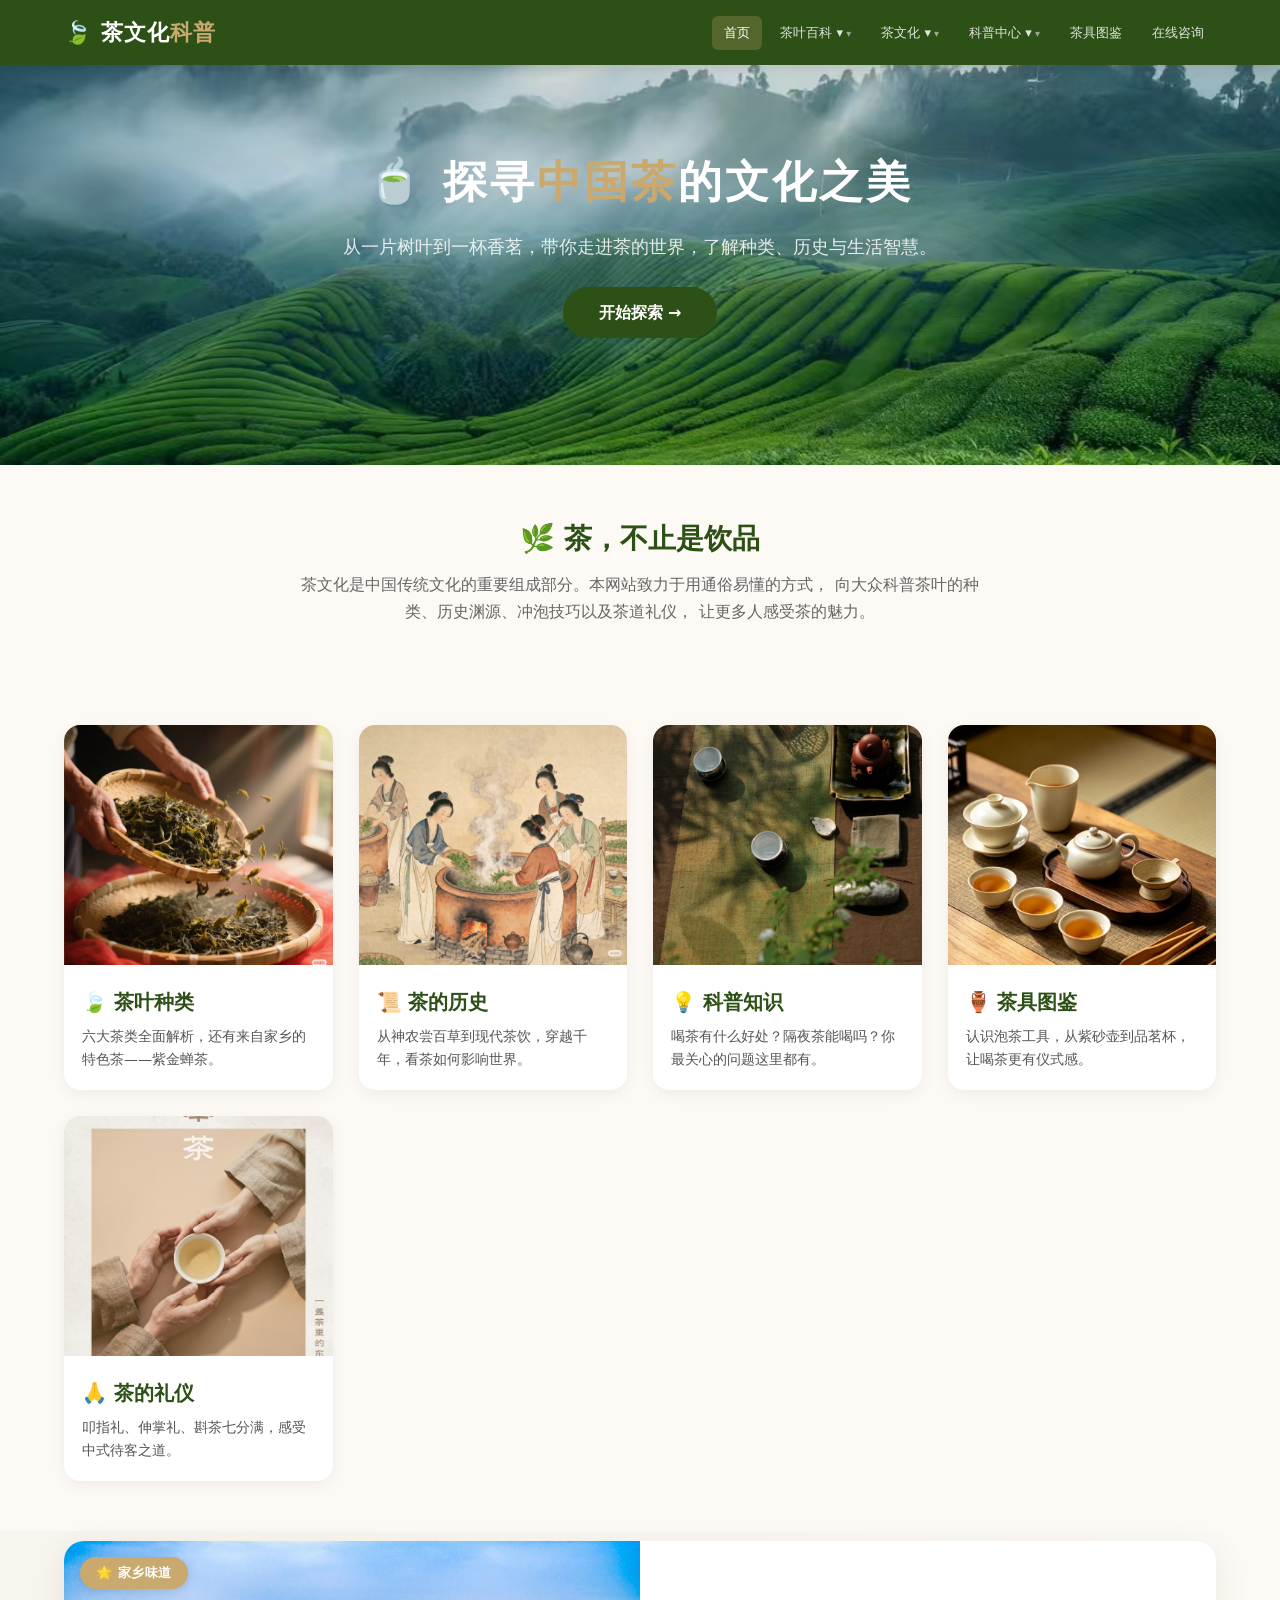
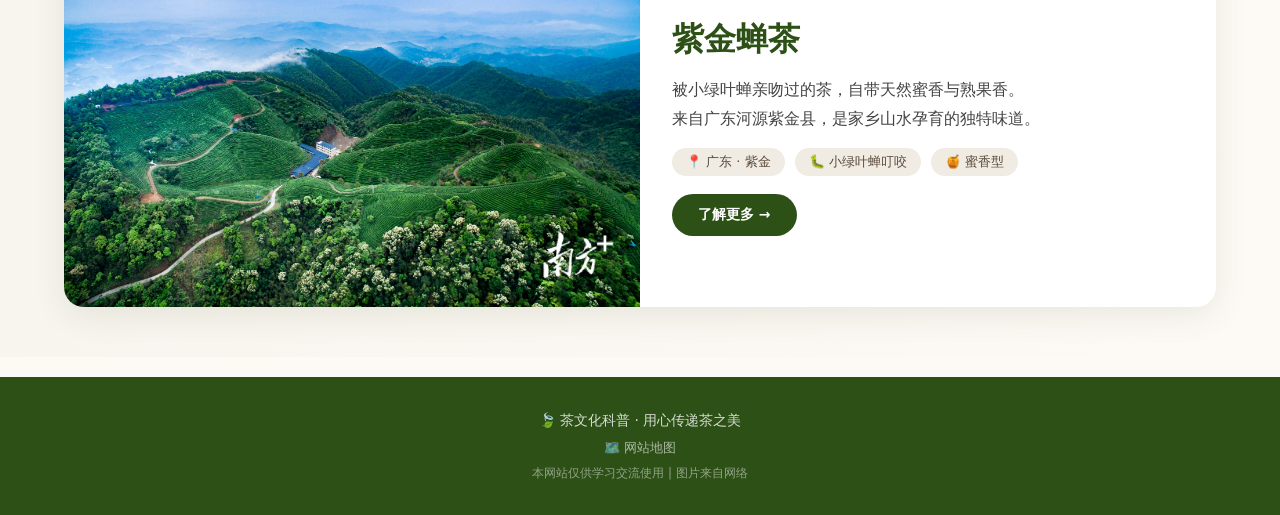
<file: index.html>
<!DOCTYPE html>
<html lang="zh-CN">
<head>
    <meta charset="UTF-8" />
    <meta name="viewport" content="width=device-width, initial-scale=1.0" />
    <title>首页 - 茶文化科普</title>
    <link rel="stylesheet" href="css/style.css" />
</head>
<body>

    <header>
        <div class="container nav-container">
            <a href="index.html" class="logo">🍃 茶文化<span>科普</span></a>
            <nav>
                <ul class="nav-menu">
                    <li><a href="index.html" class="active">首页</a></li>
                    <li class="has-dropdown">
                        <a href="category.html">茶叶百科 ▾</a>
                        <ul class="dropdown-menu">
                            <li><a href="category.html">茶叶种类</a></li>
                            <li><a href="detail.html?type=green">六大茶类详情</a></li>
                            <li><a href="famous-tea.html">中国名茶榜</a></li>
                            <li><a href="zijin-chancha.html">紫金蝉茶</a></li>
                        </ul>
                    </li>
                    <li class="has-dropdown">
                        <a href="history.html">茶文化 ▾</a>
                        <ul class="dropdown-menu">
                            <li><a href="history.html">茶的历史</a></li>
                            <li><a href="tea-culture.html">茶道与哲学</a></li>
                            <li><a href="etiquette.html">茶的礼仪</a></li>
                        </ul>
                    </li>
                    <li class="has-dropdown">
                        <a href="knowledge.html">科普中心 ▾</a>
                        <ul class="dropdown-menu">
                            <li><a href="knowledge.html">科普知识</a></li>
                            <li><a href="tea-benefits.html">茶叶健康功效</a></li>
                            <li><a href="brewing-guide.html">冲泡指南</a></li>
                        </ul>
                    </li>
                    <li><a href="teaware.html">茶具图鉴</a></li>
                    <li><a href="consult.html">在线咨询</a></li>
                </ul>
            </nav>
        </div>
    </header>


    <main>

        <section class="hero">
    <img src="./img/yingxiongqubeijing.jpg" alt="茶园" />
    <div class="container">
        <h1>🍵 探寻<span>中国茶</span>的文化之美</h1>
        <p>从一片树叶到一杯香茗，带你走进茶的世界，了解种类、历史与生活智慧。</p>
        <a href="category.html" class="btn">开始探索 →</a>
    </div>
</section>

        <section class="home-intro">
            <div class="container">
                <h2>🌿 茶，不止是饮品</h2>
                <p>
                    茶文化是中国传统文化的重要组成部分。本网站致力于用通俗易懂的方式，
                    向大众科普茶叶的种类、历史渊源、冲泡技巧以及茶道礼仪，
                    让更多人感受茶的魅力。
                </p>
            </div>
        </section>
        <section class="section">
            <div class="container">
                <div class="card-grid">
                    <div class="tea-card" onclick="location.href='category.html'">
                        <img src="./img/zhongleikapian.jpg" alt="茶叶种类" />
                        <div class="tea-card-body">
                            <h3>🍃 茶叶种类</h3>
                            <p>六大茶类全面解析，还有来自家乡的特色茶——紫金蝉茶。</p>
                        </div>
                    </div>
                    <div class="tea-card" onclick="location.href='history.html'">
                        <img src="./img/lishikapian.jpg" alt="茶的历史" />
                        <div class="tea-card-body">
                            <h3>📜 茶的历史</h3>
                            <p>从神农尝百草到现代茶饮，穿越千年，看茶如何影响世界。</p>
                        </div>
                    </div>
                    <div class="tea-card" onclick="location.href='knowledge.html'">
                        <img src="./img/kepukapian.jpg" alt="科普知识" />
                        <div class="tea-card-body">
                            <h3>💡 科普知识</h3>
                            <p>喝茶有什么好处？隔夜茶能喝吗？你最关心的问题这里都有。</p>
                        </div>
                    </div>
                    <div class="tea-card" onclick="location.href='teaware.html'">
                        <img src="./img/chajukapian.jpg" alt="茶具图鉴" />
                        <div class="tea-card-body">
                            <h3>🏺 茶具图鉴</h3>
                            <p>认识泡茶工具，从紫砂壶到品茗杯，让喝茶更有仪式感。</p>
                        </div>
                    </div>
                    <div class="tea-card" onclick="location.href='etiquette.html'">
                        <img src="./img/liyikapian.jpg" alt="茶的礼仪" />
                        <div class="tea-card-body">
                            <h3>🙏 茶的礼仪</h3>
                            <p>叩指礼、伸掌礼、斟茶七分满，感受中式待客之道。</p>
                        </div>
                    </div>
                </div>
            </div>
        </section>

        <section class="featured-tea">
            <div class="container">
                <div class="featured-card" onclick="location.href='zijin-chancha.html'">
                    <div class="featured-image">
                        <img src="./img/chanchatequ.jpg" alt="紫金蝉茶" />
                        <div class="featured-badge">🌟 家乡味道</div>
                    </div>
                    <div class="featured-content">
                        <h2>紫金蝉茶</h2>
                        <p class="featured-desc">
                            被小绿叶蝉亲吻过的茶，自带天然蜜香与熟果香。<br />
                            来自广东河源紫金县，是家乡山水孕育的独特味道。
                        </p>
                        <div class="featured-tags">
                            <span>📍 广东 · 紫金</span>
                            <span>🐛 小绿叶蝉叮咬</span>
                            <span>🍯 蜜香型</span>
                        </div>
                        <a href="zijin-chancha.html" class="btn">了解更多 →</a>
                    </div>
                </div>
            </div>
        </section>
    </main>

    <footer>
    <div class="container">
        <p>🍃 茶文化科普 · 用心传递茶之美</p>
        <p style="font-size:13px; margin-top:4px;">
            <a href="sitemap.html" style="color:rgba(255,255,255,0.6);">🗺️ 网站地图</a>
        </p>
        <p class="footer-small">本网站仅供学习交流使用 | 图片来自网络</p>
    </div>
    </footer>
<script>
    window.addEventListener('scroll', function() {
        const header = document.querySelector('header');
        if (window.scrollY > 50) {
            header.classList.add('scrolled');
        } else {
            header.classList.remove('scrolled');
        }
    });
</script>
</body>
</html>
</file>
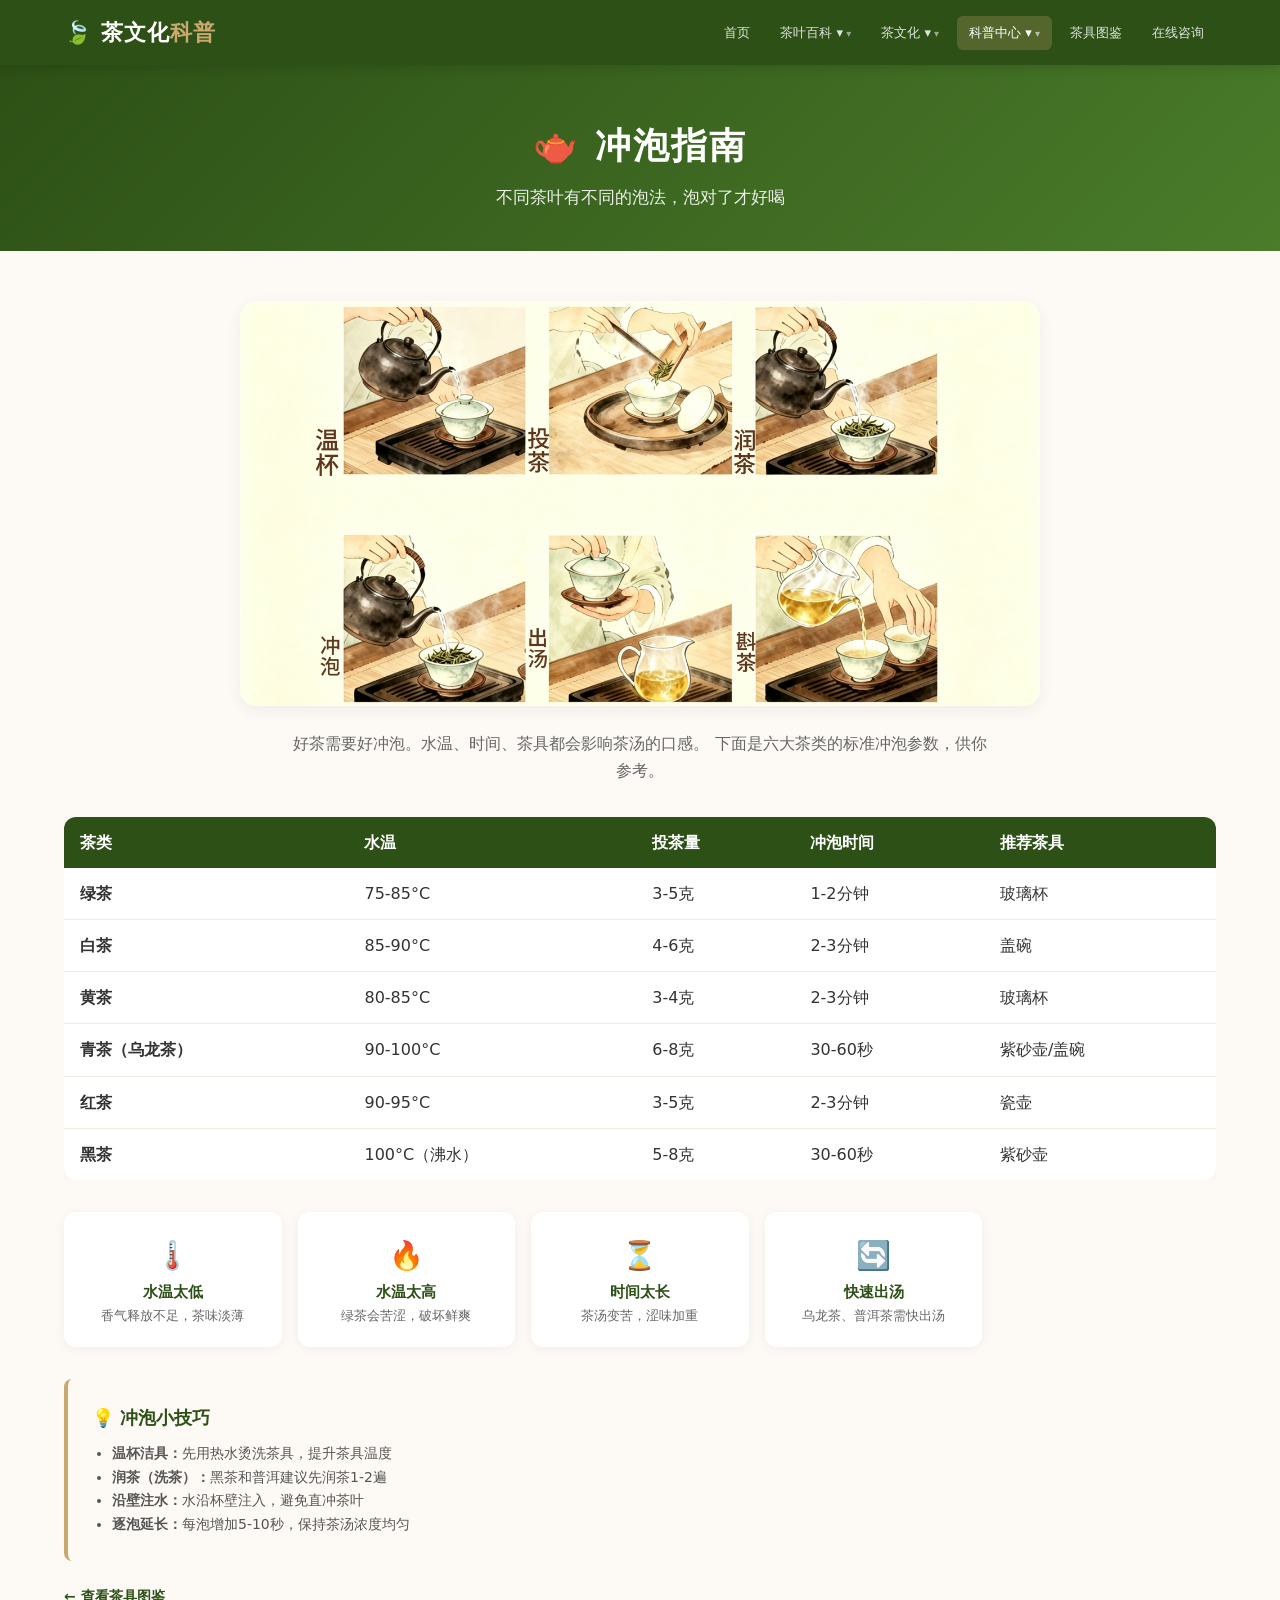
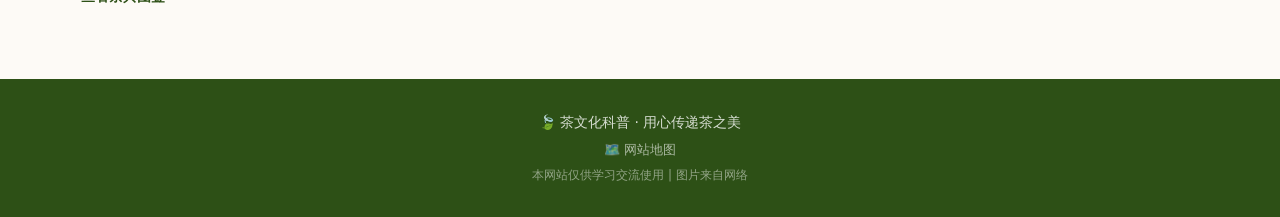
<file: brewing-guide.html>
<!DOCTYPE html>
<html lang="zh-CN">
<head>
    <meta charset="UTF-8" />
    <meta name="viewport" content="width=device-width, initial-scale=1.0" />
    <title>冲泡指南 - 茶文化科普</title>
    <link rel="stylesheet" href="css/style.css" />
</head>
<body>

    <header>
        <div class="container nav-container">
            <a href="index.html" class="logo">🍃 茶文化<span>科普</span></a>
            <nav>
                <ul class="nav-menu">
                    <li><a href="index.html">首页</a></li>
                    <li class="has-dropdown">
                        <a href="category.html">茶叶百科 ▾</a>
                        <ul class="dropdown-menu">
                            <li><a href="category.html">茶叶种类</a></li>
                            <li><a href="detail.html?type=green">六大茶类详情</a></li>
                            <li><a href="famous-tea.html">中国名茶榜</a></li>
                            <li><a href="zijin-chancha.html">紫金蝉茶</a></li>
                        </ul>
                    </li>
                    <li class="has-dropdown">
                        <a href="history.html">茶文化 ▾</a>
                        <ul class="dropdown-menu">
                            <li><a href="history.html">茶的历史</a></li>
                            <li><a href="tea-culture.html">茶道与哲学</a></li>
                            <li><a href="etiquette.html">茶的礼仪</a></li>
                        </ul>
                    </li>
                    <li class="has-dropdown">
                        <a href="knowledge.html" class="active">科普中心 ▾</a>
                        <ul class="dropdown-menu">
                            <li><a href="knowledge.html">科普知识</a></li>
                            <li><a href="tea-benefits.html">茶叶健康功效</a></li>
                            <li><a href="brewing-guide.html" class="active">冲泡指南</a></li>
                        </ul>
                    </li>
                    <li><a href="teaware.html">茶具图鉴</a></li>
                    <li><a href="consult.html">在线咨询</a></li>
                </ul>
            </nav>
        </div>
    </header>

    <main>
        <section class="page-header">
            <div class="container">
                <h1>🫖 冲泡指南</h1>
                <p>不同茶叶有不同的泡法，泡对了才好喝</p>
            </div>
        </section>

        <section class="section">
            <div class="container">
                <img class="brewing-guide-img" src="./img/chongpaozhinan.jpg" alt="泡茶" />
                <p style="text-align:center; color:#666; max-width:700px; margin:0 auto 32px;">
                    好茶需要好冲泡。水温、时间、茶具都会影响茶汤的口感。
                    下面是六大茶类的标准冲泡参数，供你参考。
                </p>

                <div style="overflow-x:auto;">
                    <table style="width:100%; border-collapse:collapse; background:#fff; border-radius:12px; overflow:hidden; box-shadow:0 2px 12px rgba(0,0,0,0.05);">
                        <thead>
                            <tr style="background:#2d5016; color:#fff;">
                                <th style="padding:12px 16px; text-align:left;">茶类</th>
                                <th style="padding:12px 16px; text-align:left;">水温</th>
                                <th style="padding:12px 16px; text-align:left;">投茶量</th>
                                <th style="padding:12px 16px; text-align:left;">冲泡时间</th>
                                <th style="padding:12px 16px; text-align:left;">推荐茶具</th>
                            </tr>
                        </thead>
                        <tbody>
                            <tr style="border-bottom:1px solid #f0ebe3;"><td style="padding:12px 16px; font-weight:600;">绿茶</td><td style="padding:12px 16px;">75-85°C</td><td style="padding:12px 16px;">3-5克</td><td style="padding:12px 16px;">1-2分钟</td><td style="padding:12px 16px;">玻璃杯</td></tr>
                            <tr style="border-bottom:1px solid #f0ebe3;"><td style="padding:12px 16px; font-weight:600;">白茶</td><td style="padding:12px 16px;">85-90°C</td><td style="padding:12px 16px;">4-6克</td><td style="padding:12px 16px;">2-3分钟</td><td style="padding:12px 16px;">盖碗</td></tr>
                            <tr style="border-bottom:1px solid #f0ebe3;"><td style="padding:12px 16px; font-weight:600;">黄茶</td><td style="padding:12px 16px;">80-85°C</td><td style="padding:12px 16px;">3-4克</td><td style="padding:12px 16px;">2-3分钟</td><td style="padding:12px 16px;">玻璃杯</td></tr>
                            <tr style="border-bottom:1px solid #f0ebe3;"><td style="padding:12px 16px; font-weight:600;">青茶（乌龙茶）</td><td style="padding:12px 16px;">90-100°C</td><td style="padding:12px 16px;">6-8克</td><td style="padding:12px 16px;">30-60秒</td><td style="padding:12px 16px;">紫砂壶/盖碗</td></tr>
                            <tr style="border-bottom:1px solid #f0ebe3;"><td style="padding:12px 16px; font-weight:600;">红茶</td><td style="padding:12px 16px;">90-95°C</td><td style="padding:12px 16px;">3-5克</td><td style="padding:12px 16px;">2-3分钟</td><td style="padding:12px 16px;">瓷壶</td></tr>
                            <tr><td style="padding:12px 16px; font-weight:600;">黑茶</td><td style="padding:12px 16px;">100°C（沸水）</td><td style="padding:12px 16px;">5-8克</td><td style="padding:12px 16px;">30-60秒</td><td style="padding:12px 16px;">紫砂壶</td></tr>
                        </tbody>
                    </table>
                </div>

                <div style="margin-top:32px; display:grid; grid-template-columns:repeat(auto-fill, minmax(200px,1fr)); gap:16px;">
                    <div style="background:#fff; padding:20px; border-radius:12px; box-shadow:0 2px 12px rgba(0,0,0,0.05); text-align:center;">
                        <div style="font-size:28px;">🌡️</div>
                        <h4 style="color:#2d5016; font-size:15px;">水温太低</h4>
                        <p style="font-size:13px; color:#666;">香气释放不足，茶味淡薄</p>
                    </div>
                    <div style="background:#fff; padding:20px; border-radius:12px; box-shadow:0 2px 12px rgba(0,0,0,0.05); text-align:center;">
                        <div style="font-size:28px;">🔥</div>
                        <h4 style="color:#2d5016; font-size:15px;">水温太高</h4>
                        <p style="font-size:13px; color:#666;">绿茶会苦涩，破坏鲜爽</p>
                    </div>
                    <div style="background:#fff; padding:20px; border-radius:12px; box-shadow:0 2px 12px rgba(0,0,0,0.05); text-align:center;">
                        <div style="font-size:28px;">⏳</div>
                        <h4 style="color:#2d5016; font-size:15px;">时间太长</h4>
                        <p style="font-size:13px; color:#666;">茶汤变苦，涩味加重</p>
                    </div>
                    <div style="background:#fff; padding:20px; border-radius:12px; box-shadow:0 2px 12px rgba(0,0,0,0.05); text-align:center;">
                        <div style="font-size:28px;">🔄</div>
                        <h4 style="color:#2d5016; font-size:15px;">快速出汤</h4>
                        <p style="font-size:13px; color:#666;">乌龙茶、普洱茶需快出汤</p>
                    </div>
                </div>

                <div style="margin-top:32px; padding:24px; background:#fdfaf6; border-left:4px solid #c9a96e; border-radius:8px;">
                    <h3 style="color:#2d5016; font-size:18px;">💡 冲泡小技巧</h3>
                    <ul style="color:#555; font-size:14px; padding-left:20px; margin-top:8px;">
                        <li><strong>温杯洁具：</strong>先用热水烫洗茶具，提升茶具温度</li>
                        <li><strong>润茶（洗茶）：</strong>黑茶和普洱建议先润茶1-2遍</li>
                        <li><strong>沿壁注水：</strong>水沿杯壁注入，避免直冲茶叶</li>
                        <li><strong>逐泡延长：</strong>每泡增加5-10秒，保持茶汤浓度均匀</li>
                    </ul>
                </div>

                <p style="margin-top:24px; color:#888; font-size:14px;">
                    <a href="teaware.html" style="color:#2d5016; font-weight:600;">← 查看茶具图鉴</a>
                </p>
            </div>
        </section>
    </main>

    <footer>
    <div class="container">
        <p>🍃 茶文化科普 · 用心传递茶之美</p>
        <p style="font-size:13px; margin-top:4px;">
            <a href="sitemap.html" style="color:rgba(255,255,255,0.6);">🗺️ 网站地图</a>
        </p>
        <p class="footer-small">本网站仅供学习交流使用 | 图片来自网络</p>
    </div>
    </footer>

    <script>
        window.addEventListener('scroll', function() {
            const header = document.querySelector('header');
            if (window.scrollY > 50) { header.classList.add('scrolled'); }
            else { header.classList.remove('scrolled'); }
        });
    </script>
</body>
</html>
</file>
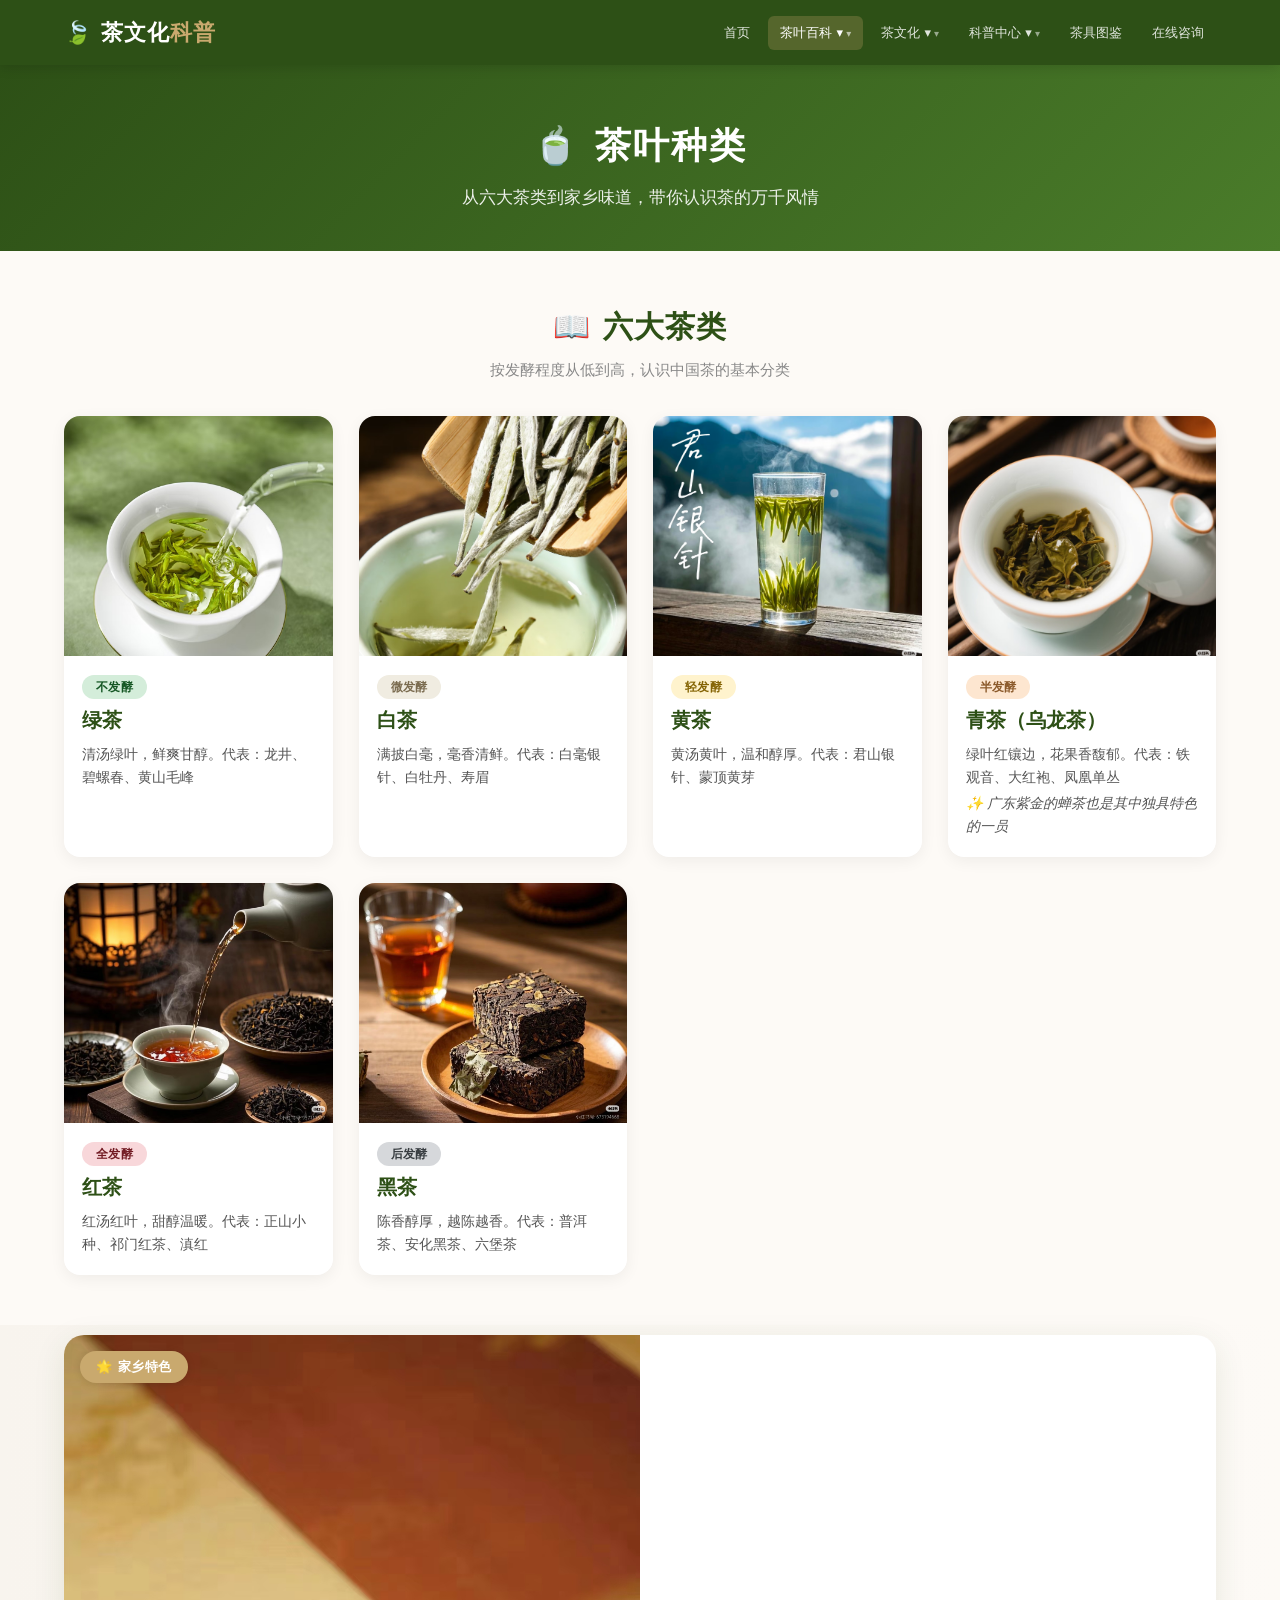
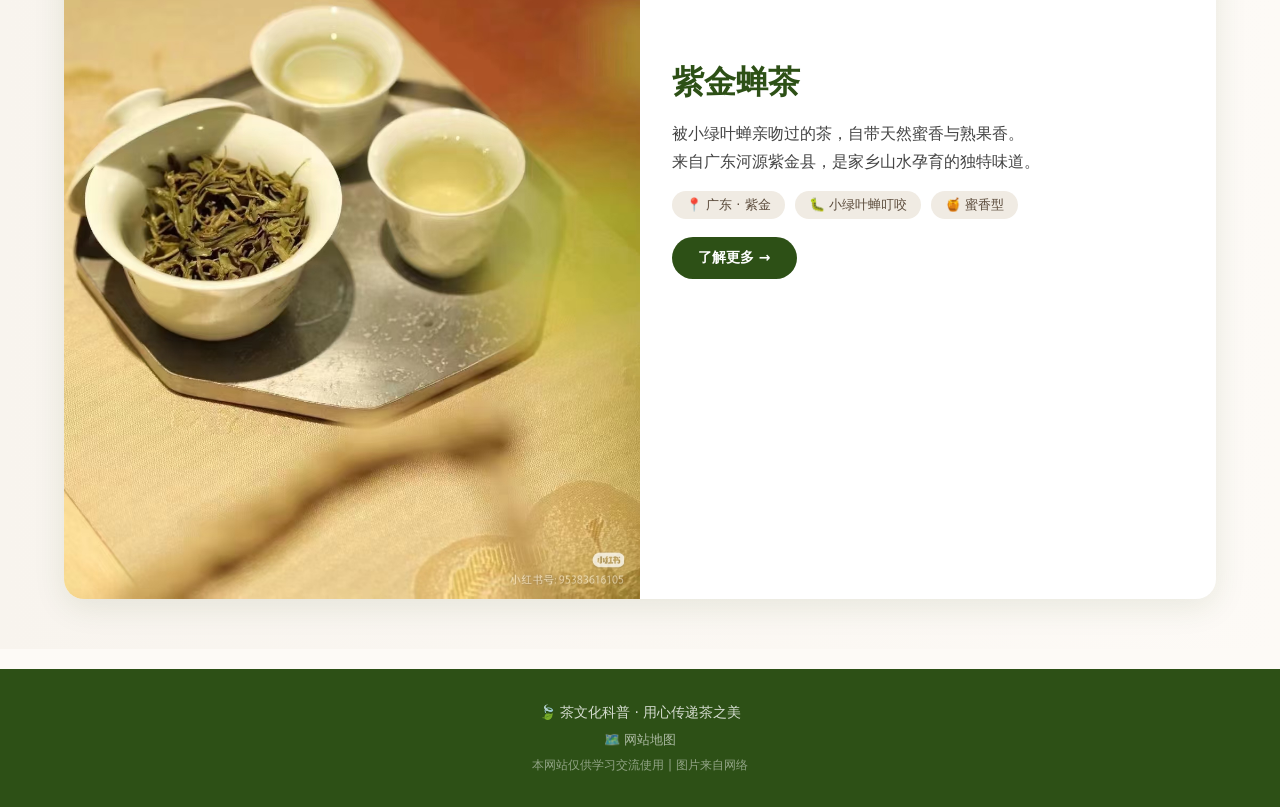
<file: category.html>
<!DOCTYPE html>
<html lang="zh-CN">
<head>
    <meta charset="UTF-8" />
    <meta name="viewport" content="width=device-width, initial-scale=1.0" />
    <title>茶叶种类 - 茶文化科普</title>
    <link rel="stylesheet" href="css/style.css" />
</head>
<body>

    <header>
        <div class="container nav-container">
            <a href="index.html" class="logo">🍃 茶文化<span>科普</span></a>
            <nav>
                <ul class="nav-menu">
                    <li><a href="index.html">首页</a></li>
                    <li class="has-dropdown">
                        <a href="category.html" class="active">茶叶百科 ▾</a>
                        <ul class="dropdown-menu">
                            <li><a href="category.html" class="active">茶叶种类</a></li>
                            <li><a href="detail.html?type=green">六大茶类详情</a></li>
                            <li><a href="famous-tea.html">中国名茶榜</a></li>
                            <li><a href="zijin-chancha.html">紫金蝉茶</a></li>
                        </ul>
                    </li>
                    <li class="has-dropdown">
                        <a href="history.html">茶文化 ▾</a>
                        <ul class="dropdown-menu">
                            <li><a href="history.html">茶的历史</a></li>
                            <li><a href="tea-culture.html">茶道与哲学</a></li>
                            <li><a href="etiquette.html">茶的礼仪</a></li>
                        </ul>
                    </li>
                    <li class="has-dropdown">
                        <a href="knowledge.html">科普中心 ▾</a>
                        <ul class="dropdown-menu">
                            <li><a href="knowledge.html">科普知识</a></li>
                            <li><a href="tea-benefits.html">茶叶健康功效</a></li>
                            <li><a href="brewing-guide.html">冲泡指南</a></li>
                        </ul>
                    </li>
                    <li><a href="teaware.html">茶具图鉴</a></li>
                    <li><a href="consult.html">在线咨询</a></li>
                </ul>
            </nav>
        </div>
    </header>


    <main>
        <section class="page-header">
            <div class="container">
                <h1>🍵 茶叶种类</h1>
                <p>从六大茶类到家乡味道，带你认识茶的万千风情</p>
            </div>
        </section>

        <section class="section">
            <div class="container">
                <h2 class="section-title">📖 六大茶类</h2>
                <p class="section-subtitle">按发酵程度从低到高，认识中国茶的基本分类</p>

                <div class="card-grid">
                    <div class="tea-card" onclick="location.href='detail.html?type=green'">
                        <img src="./img/lvchad.jpg" alt="绿茶" />
                        <div class="tea-card-body">
                            <span class="badge green">不发酵</span>
                            <h3>绿茶</h3>
                            <p>清汤绿叶，鲜爽甘醇。代表：龙井、碧螺春、黄山毛峰</p>
                        </div>
                    </div>
                    <div class="tea-card" onclick="location.href='detail.html?type=white'">
                        <img src="./img/baicha.jpg" alt="白茶" />
                        <div class="tea-card-body">
                            <span class="badge white-tea">微发酵</span>
                            <h3>白茶</h3>
                            <p>满披白毫，毫香清鲜。代表：白毫银针、白牡丹、寿眉</p>
                        </div>
                    </div>
                    <div class="tea-card" onclick="location.href='detail.html?type=yellow'">
                        <img src="./img/huangchad.jpg" alt="黄茶" />
                        <div class="tea-card-body">
                            <span class="badge yellow-tea">轻发酵</span>
                            <h3>黄茶</h3>
                            <p>黄汤黄叶，温和醇厚。代表：君山银针、蒙顶黄芽</p>
                        </div>
                    </div>
                    <div class="tea-card" onclick="location.href='detail.html?type=oolong'">
                        <img src="./img/qingchad.jpg" alt="青茶" />
                        <div class="tea-card-body">
                            <span class="badge oolong">半发酵</span>
                            <h3>青茶（乌龙茶）</h3>
                            <p>绿叶红镶边，花果香馥郁。代表：铁观音、大红袍、凤凰单丛</p>
                            <p class="hint">✨ 广东紫金的蝉茶也是其中独具特色的一员</p>
                        </div>
                    </div>
                    <div class="tea-card" onclick="location.href='detail.html?type=black'">
                        <img src="./img/hongcha.jpg" alt="红茶" />
                        <div class="tea-card-body">
                            <span class="badge black-tea">全发酵</span>
                            <h3>红茶</h3>
                            <p>红汤红叶，甜醇温暖。代表：正山小种、祁门红茶、滇红</p>
                        </div>
                    </div>
                    <div class="tea-card" onclick="location.href='detail.html?type=dark'">
                        <img src="./img/heicha.jpg" alt="黑茶" />
                        <div class="tea-card-body">
                            <span class="badge dark-tea">后发酵</span>
                            <h3>黑茶</h3>
                            <p>陈香醇厚，越陈越香。代表：普洱茶、安化黑茶、六堡茶</p>
                        </div>
                    </div>
                </div>
            </div>
        </section>

        <section class="featured-tea">
            <div class="container">
                <div class="featured-card" onclick="location.href='zijin-chancha.html'">
                    <div class="featured-image">
                        <img src="./img/chanchachatang.jpg" alt="紫金蝉茶茶园" />
                        <div class="featured-badge">🌟 家乡特色</div>
                    </div>
                    <div class="featured-content">
                        <h2>紫金蝉茶</h2>
                        <p class="featured-desc">
                            被小绿叶蝉亲吻过的茶，自带天然蜜香与熟果香。<br />
                            来自广东河源紫金县，是家乡山水孕育的独特味道。
                        </p>
                        <div class="featured-tags">
                            <span>📍 广东 · 紫金</span>
                            <span>🐛 小绿叶蝉叮咬</span>
                            <span>🍯 蜜香型</span>
                        </div>
                        <a href="zijin-chancha.html" class="btn">了解更多 →</a>
                    </div>
                </div>
            </div>
        </section>
    </main>

    <footer>
    <div class="container">
        <p>🍃 茶文化科普 · 用心传递茶之美</p>
        <p style="font-size:13px; margin-top:4px;">
            <a href="sitemap.html" style="color:rgba(255,255,255,0.6);">🗺️ 网站地图</a>
        </p>
        <p class="footer-small">本网站仅供学习交流使用 | 图片来自网络</p>
    </div>
    </footer>
</body>
</html>
</file>
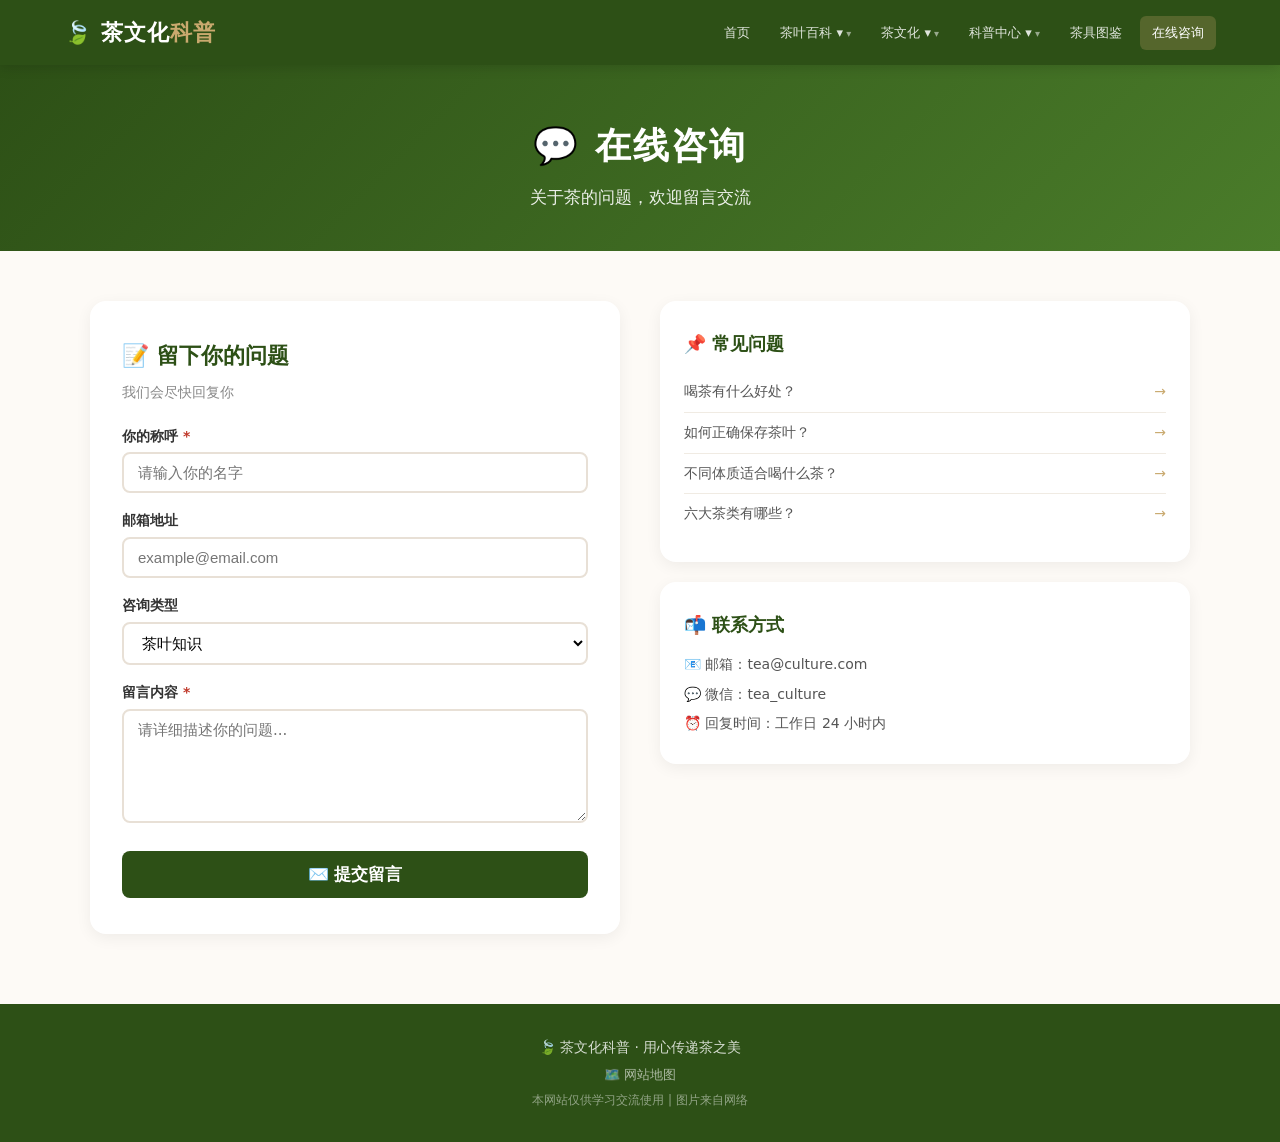
<file: consult.html>
<!DOCTYPE html>
<html lang="zh-CN">
<head>
    <meta charset="UTF-8" />
    <meta name="viewport" content="width=device-width, initial-scale=1.0" />
    <title>在线咨询 - 茶文化科普</title>
    <link rel="stylesheet" href="css/style.css" />
</head>
<body>

    <header>
        <div class="container nav-container">
            <a href="index.html" class="logo">🍃 茶文化<span>科普</span></a>
            <nav>
                <ul class="nav-menu">
                    <li><a href="index.html">首页</a></li>
                    <li class="has-dropdown">
                        <a href="category.html">茶叶百科 ▾</a>
                        <ul class="dropdown-menu">
                            <li><a href="category.html">茶叶种类</a></li>
                            <li><a href="detail.html?type=green">六大茶类详情</a></li>
                            <li><a href="famous-tea.html">中国名茶榜</a></li>
                            <li><a href="zijin-chancha.html">紫金蝉茶</a></li>
                        </ul>
                    </li>
                    <li class="has-dropdown">
                        <a href="history.html">茶文化 ▾</a>
                        <ul class="dropdown-menu">
                            <li><a href="history.html">茶的历史</a></li>
                            <li><a href="tea-culture.html">茶道与哲学</a></li>
                            <li><a href="etiquette.html">茶的礼仪</a></li>
                        </ul>
                    </li>
                    <li class="has-dropdown">
                        <a href="knowledge.html">科普中心 ▾</a>
                        <ul class="dropdown-menu">
                            <li><a href="knowledge.html">科普知识</a></li>
                            <li><a href="tea-benefits.html">茶叶健康功效</a></li>
                            <li><a href="brewing-guide.html">冲泡指南</a></li>
                        </ul>
                    </li>
                    <li><a href="teaware.html">茶具图鉴</a></li>
                    <li><a href="consult.html" class="active">在线咨询</a></li>
                </ul>
            </nav>
        </div>
    </header>


    <main>
        <section class="page-header">
            <div class="container">
                <h1>💬 在线咨询</h1>
                <p>关于茶的问题，欢迎留言交流</p>
            </div>
        </section>

        <section class="section">
            <div class="container">
                <div style="display:grid; grid-template-columns: 1fr 1fr; gap: 40px; max-width: 1100px; margin: 0 auto;">
                    <div style="background:#fff; padding:36px 32px; border-radius:16px; box-shadow:0 4px 16px rgba(0,0,0,0.06);">
                        <h3 style="font-size:22px; color:#2d5016; margin-bottom:6px;">📝 留下你的问题</h3>
                        <p style="color:#888; font-size:14px; margin-bottom:20px;">我们会尽快回复你</p>

                        <form id="consultForm" onsubmit="handleSubmit(event)">
                            <div style="margin-bottom:16px;">
                                <label style="display:block; font-weight:600; font-size:14px; color:#333; margin-bottom:4px;">你的称呼 <span style="color:#c0392b;">*</span></label>
                                <input type="text" id="name" placeholder="请输入你的名字" required
                                       style="width:100%; padding:10px 14px; border:2px solid #e8e0d6; border-radius:8px; font-size:15px; outline:none; transition:0.3s;"
                                       onfocus="this.style.borderColor='#2d5016'" onblur="this.style.borderColor='#e8e0d6'" />
                            </div>

                            <div style="margin-bottom:16px;">
                                <label style="display:block; font-weight:600; font-size:14px; color:#333; margin-bottom:4px;">邮箱地址</label>
                                <input type="email" id="email" placeholder="example@email.com"
                                       style="width:100%; padding:10px 14px; border:2px solid #e8e0d6; border-radius:8px; font-size:15px; outline:none; transition:0.3s;"
                                       onfocus="this.style.borderColor='#2d5016'" onblur="this.style.borderColor='#e8e0d6'" />
                            </div>

                            <div style="margin-bottom:16px;">
                                <label style="display:block; font-weight:600; font-size:14px; color:#333; margin-bottom:4px;">咨询类型</label>
                                <select id="type"
                                        style="width:100%; padding:10px 14px; border:2px solid #e8e0d6; border-radius:8px; font-size:15px; outline:none; background:#fff; cursor:pointer; transition:0.3s;"
                                        onfocus="this.style.borderColor='#2d5016'" onblur="this.style.borderColor='#e8e0d6'">
                                    <option value="茶叶知识">茶叶知识</option>
                                    <option value="冲泡方法">冲泡方法</option>
                                    <option value="茶具选择">茶具选择</option>
                                    <option value="茶文化历史">茶文化历史</option>
                                    <option value="紫金蝉茶">紫金蝉茶</option>
                                    <option value="其他">其他</option>
                                </select>
                            </div>

                            <div style="margin-bottom:20px;">
                                <label style="display:block; font-weight:600; font-size:14px; color:#333; margin-bottom:4px;">留言内容 <span style="color:#c0392b;">*</span></label>
                                <textarea id="message" rows="5" placeholder="请详细描述你的问题..."
                                          required
                                          style="width:100%; padding:10px 14px; border:2px solid #e8e0d6; border-radius:8px; font-size:15px; outline:none; resize:vertical; font-family:inherit; transition:0.3s;"
                                          onfocus="this.style.borderColor='#2d5016'" onblur="this.style.borderColor='#e8e0d6'"></textarea>
                            </div>

                            <button type="submit"
                                    style="width:100%; padding:12px; background:#2d5016; color:#fff; border:none; border-radius:8px; font-size:17px; font-weight:600; cursor:pointer; transition:0.3s;">
                                ✉️ 提交留言
                            </button>
                        </form>

                        <div id="submitSuccess" style="display:none; margin-top:16px; padding:14px; background:#d4edda; border-radius:8px; color:#155724; text-align:center; font-weight:600;">
                            ✅ 提交成功！感谢你的留言，我们会尽快回复。
                        </div>
                    </div>
                    <div>
                        <div style="background:#fff; padding:28px 24px; border-radius:16px; box-shadow:0 4px 16px rgba(0,0,0,0.06); margin-bottom:20px;">
                            <h4 style="font-size:18px; color:#2d5016; margin-bottom:12px;">📌 常见问题</h4>
                            <ul style="list-style:none; padding:0;">
                                <li style="padding:8px 0; border-bottom:1px solid #f0ebe3;">
                                    <a href="knowledge.html#benefits" style="color:#555; text-decoration:none; display:flex; justify-content:space-between; align-items:center; font-size:14px;">
                                        喝茶有什么好处？
                                        <span style="color:#c9a96e;">→</span>
                                    </a>
                                </li>
                                <li style="padding:8px 0; border-bottom:1px solid #f0ebe3;">
                                    <a href="knowledge.html#storage" style="color:#555; text-decoration:none; display:flex; justify-content:space-between; align-items:center; font-size:14px;">
                                        如何正确保存茶叶？
                                        <span style="color:#c9a96e;">→</span>
                                    </a>
                                </li>
                                <li style="padding:8px 0; border-bottom:1px solid #f0ebe3;">
                                    <a href="knowledge.html#physique" style="color:#555; text-decoration:none; display:flex; justify-content:space-between; align-items:center; font-size:14px;">
                                        不同体质适合喝什么茶？
                                        <span style="color:#c9a96e;">→</span>
                                    </a>
                                </li>
                                <li style="padding:8px 0;">
                                    <a href="category.html" style="color:#555; text-decoration:none; display:flex; justify-content:space-between; align-items:center; font-size:14px;">
                                        六大茶类有哪些？
                                        <span style="color:#c9a96e;">→</span>
                                    </a>
                                </li>
                            </ul>
                        </div>
                        <div style="background:#fff; padding:28px 24px; border-radius:16px; box-shadow:0 4px 16px rgba(0,0,0,0.06);">
                            <h4 style="font-size:18px; color:#2d5016; margin-bottom:12px;">📬 联系方式</h4>
                            <p style="font-size:14px; color:#555; margin-bottom:6px;">📧 邮箱：tea@culture.com</p>
                            <p style="font-size:14px; color:#555; margin-bottom:6px;">💬 微信：tea_culture</p>
                            <p style="font-size:14px; color:#555; margin-bottom:0;">⏰ 回复时间：工作日 24 小时内</p>
                        </div>
                    </div>

                </div>
            </div>
        </section>
    </main>

    <footer>
    <div class="container">
        <p>🍃 茶文化科普 · 用心传递茶之美</p>
        <p style="font-size:13px; margin-top:4px;">
            <a href="sitemap.html" style="color:rgba(255,255,255,0.6);">🗺️ 网站地图</a>
        </p>
        <p class="footer-small">本网站仅供学习交流使用 | 图片来自网络</p>
    </div>
    </footer>

    <script>
        function handleSubmit(event) {
            event.preventDefault();
            const name = document.getElementById('name').value.trim();
            const message = document.getElementById('message').value.trim();

            if (!name || !message) {
                alert('请填写你的称呼和留言内容');
                return;
            }
            document.getElementById('submitSuccess').style.display = 'block';
            document.getElementById('consultForm').reset();
            setTimeout(() => {
                document.getElementById('submitSuccess').style.display = 'none';
            }, 5000);
            window.scrollTo({ top: 0, behavior: 'smooth' });
        }
    </script>

</body>
</html>
</file>
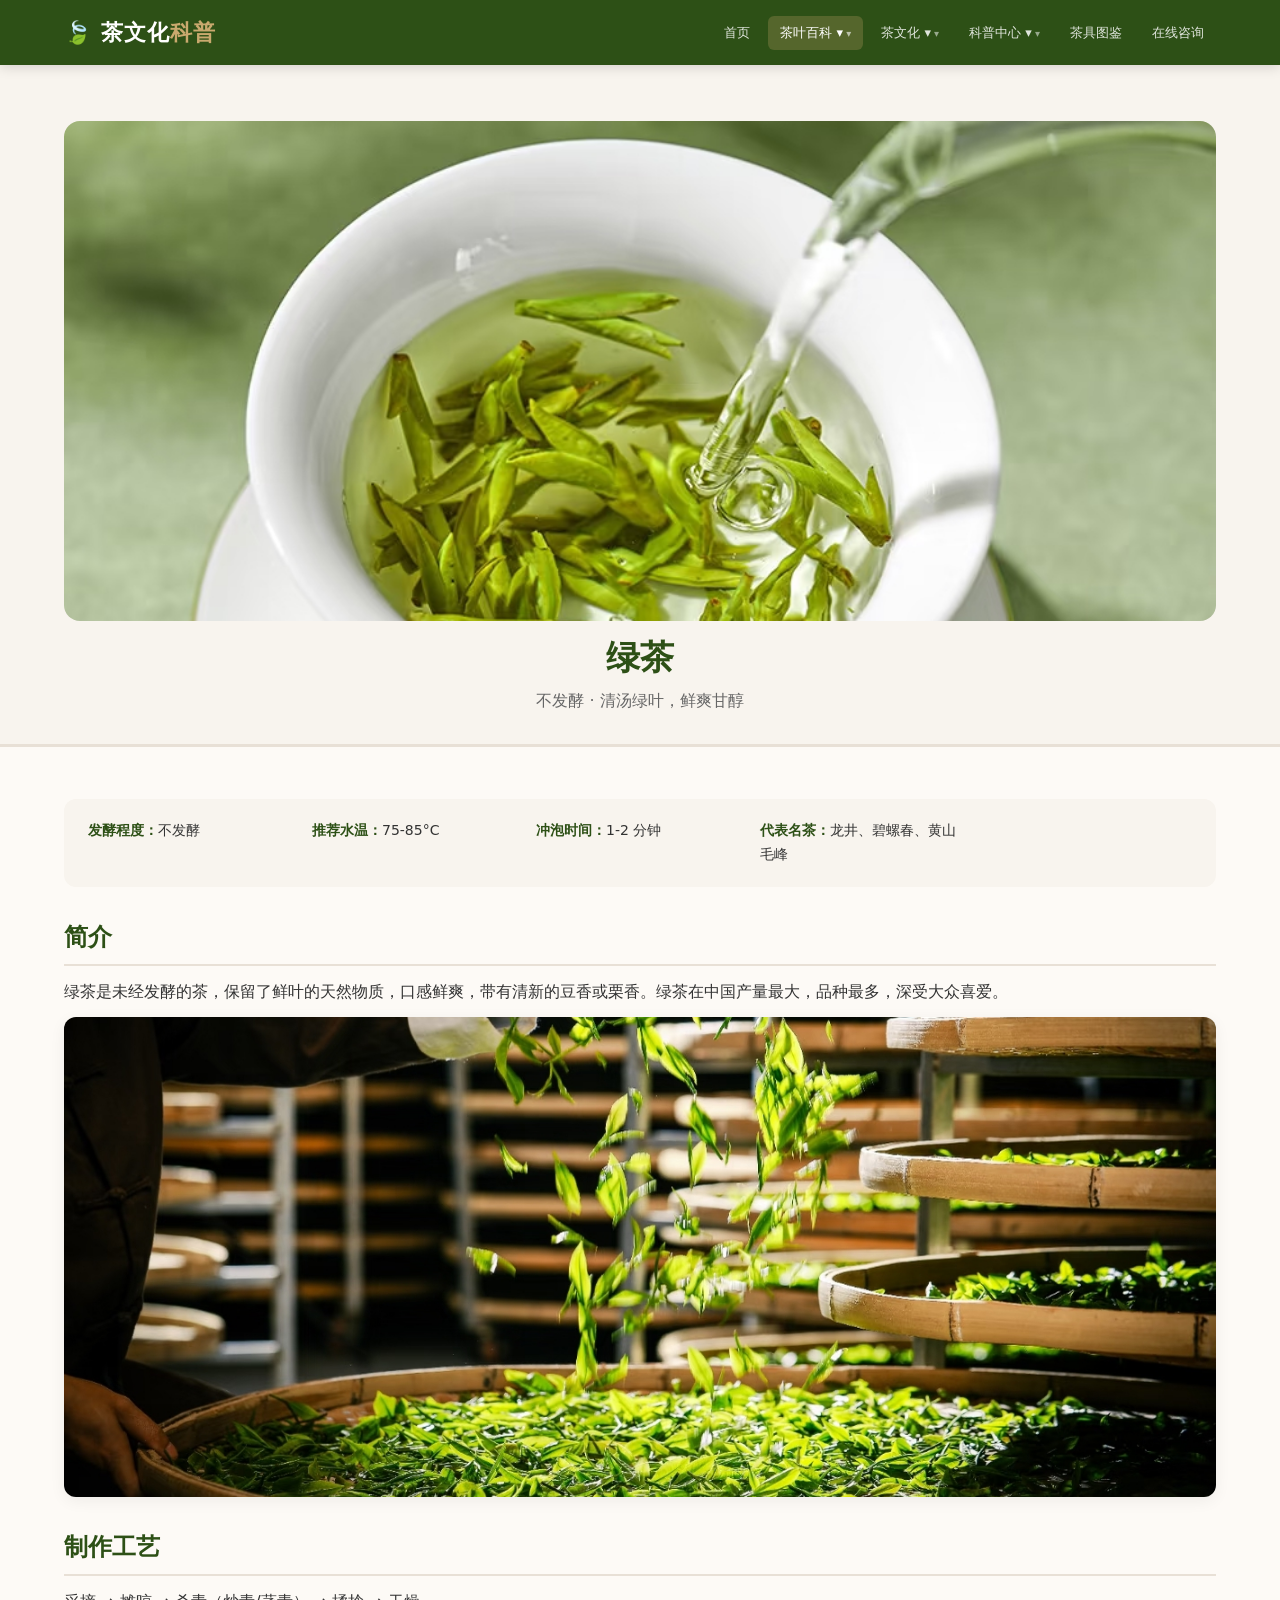
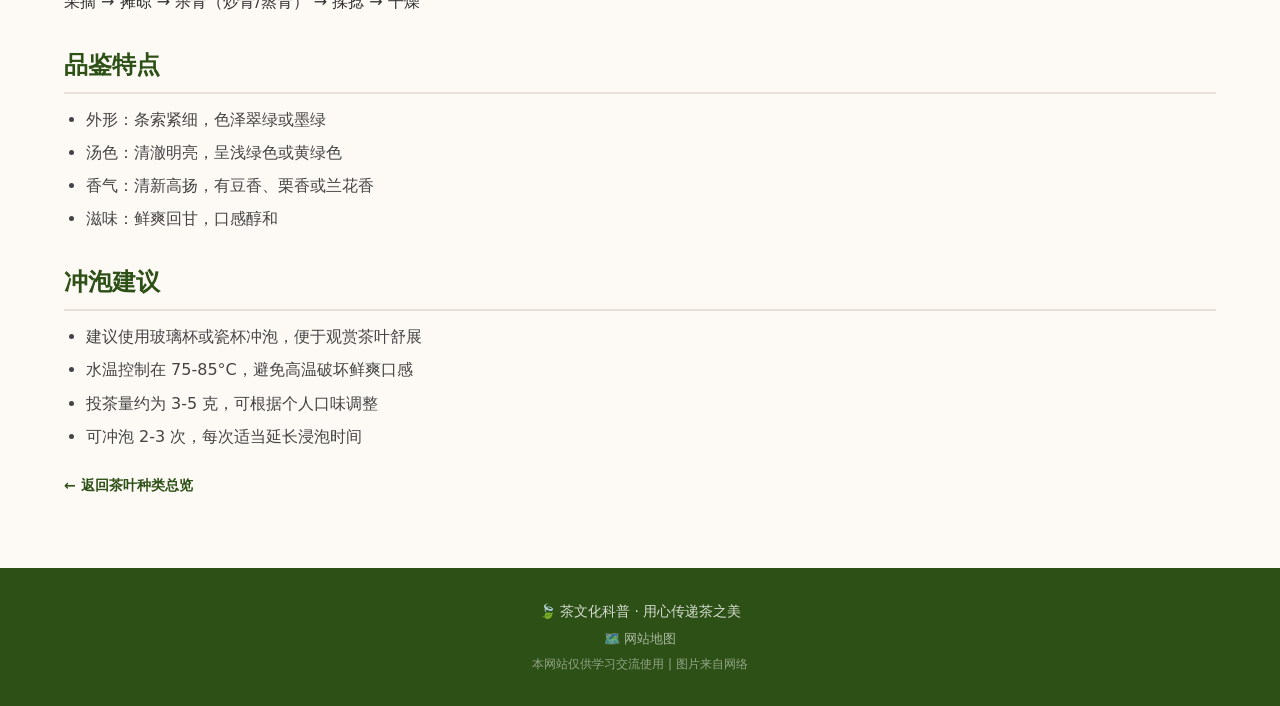
<file: detail.html>
<!DOCTYPE html>
<html lang="zh-CN">
<head>
    <meta charset="UTF-8" />
    <meta name="viewport" content="width=device-width, initial-scale=1.0" />
    <title>茶类详情 - 茶文化科普</title>
    <link rel="stylesheet" href="css/style.css" />
</head>
<body>

    <header>
        <div class="container nav-container">
            <a href="index.html" class="logo">🍃 茶文化<span>科普</span></a>
            <nav>
                <ul class="nav-menu">
                    <li><a href="index.html">首页</a></li>
                    <li class="has-dropdown">
                        <a href="category.html" class="active">茶叶百科 ▾</a>
                        <ul class="dropdown-menu">
                            <li><a href="category.html">茶叶种类</a></li>
                            <li><a href="detail.html?type=green" class="active">六大茶类详情</a></li>
                            <li><a href="famous-tea.html">中国名茶榜</a></li>
                            <li><a href="zijin-chancha.html">紫金蝉茶</a></li>
                        </ul>
                    </li>
                    <li class="has-dropdown">
                        <a href="history.html">茶文化 ▾</a>
                        <ul class="dropdown-menu">
                            <li><a href="history.html">茶的历史</a></li>
                            <li><a href="tea-culture.html">茶道与哲学</a></li>
                            <li><a href="etiquette.html">茶的礼仪</a></li>
                        </ul>
                    </li>
                    <li class="has-dropdown">
                        <a href="knowledge.html">科普中心 ▾</a>
                        <ul class="dropdown-menu">
                            <li><a href="knowledge.html">科普知识</a></li>
                            <li><a href="tea-benefits.html">茶叶健康功效</a></li>
                            <li><a href="brewing-guide.html">冲泡指南</a></li>
                        </ul>
                    </li>
                    <li><a href="teaware.html">茶具图鉴</a></li>
                    <li><a href="consult.html">在线咨询</a></li>
                </ul>
            </nav>
        </div>
    </header>


    <main>
        <section class="detail-hero">
            <div class="container">
                <!-- 由 JavaScript 动态加载图片 -->
                <img id="heroImg" class="detail-hero-image" alt="茶叶" />
                <h1 id="teaName">绿茶</h1>
                <p class="sub" id="teaSub">不发酵 · 清汤绿叶，鲜爽甘醇</p>
            </div>
        </section>

        <section class="detail-body">
            <div class="container">

                <div class="info-grid">
                    <div class="item"><strong>发酵程度：</strong><span id="ferment">不发酵</span></div>
                    <div class="item"><strong>推荐水温：</strong><span id="temp">75-85°C</span></div>
                    <div class="item"><strong>冲泡时间：</strong><span id="time">1-2 分钟</span></div>
                    <div class="item"><strong>代表名茶：</strong><span id="represent">龙井、碧螺春、黄山毛峰</span></div>
                </div>

                <h2>简介</h2>
                <p id="intro">绿茶是未经发酵的茶，保留了鲜叶的天然物质，口感鲜爽，带有清新的豆香或栗香。绿茶在中国产量最大，品种最多，深受大众喜爱。</p>
                <img id="processImg" class="section-img" alt="茶叶制作" />

                <h2>制作工艺</h2>
                <p id="process">采摘 → 摊晾 → 杀青（炒青/蒸青） → 揉捻 → 干燥</p>

                <h2>品鉴特点</h2>
                <ul id="taste">
                    <li><strong>外形：</strong>条索紧细，色泽翠绿或墨绿</li>
                    <li><strong>汤色：</strong>清澈明亮，呈浅绿色或黄绿色</li>
                    <li><strong>香气：</strong>清新高扬，有豆香、栗香或兰花香</li>
                    <li><strong>滋味：</strong>鲜爽回甘，口感醇和</li>
                </ul>

                <h2>冲泡建议</h2>
                <ul id="brewTips">
                    <li>建议使用玻璃杯或瓷杯冲泡，便于观赏茶叶舒展</li>
                    <li>水温控制在 75-85°C，避免高温破坏鲜爽口感</li>
                    <li>投茶量约为 3-5 克，可根据个人口味调整</li>
                    <li>可冲泡 2-3 次，每次适当延长浸泡时间</li>
                </ul>

                <p style="margin-top:24px;color:#888;font-size:14px;">
                    <a href="category.html" style="color:#2d5016;font-weight:600;">← 返回茶叶种类总览</a>
                </p>
            </div>
        </section>
    </main>

    <footer>
    <div class="container">
        <p>🍃 茶文化科普 · 用心传递茶之美</p>
        <p style="font-size:13px; margin-top:4px;">
            <a href="sitemap.html" style="color:rgba(255,255,255,0.6);">🗺️ 网站地图</a>
        </p>
        <p class="footer-small">本网站仅供学习交流使用 | 图片来自网络</p>
    </div>
    </footer>
    <script>
        const params = new URLSearchParams(window.location.search);
        const type = params.get('type') || 'green';

        const imgMap = {
            green: {
                hero: 'img/lvchad.jpg',
                process: 'img/lv.jpg'
            },
            white: {
                hero: 'img/baicha.jpg',
                process: 'img/bai.jpg'
            },
            yellow: {
                hero: 'img/huangchad.jpg',
                process: 'img/huang.jpg'
            },
            oolong: {
                hero: 'img/qingchad.jpg',
                process: 'img/qing.jpg'
            },
            black: {
                hero: 'img/hongcha.jpg',
                process: 'img/hong.jpg'
            },
            dark: {
                hero: 'img/heicha.jpg',
                process: 'img/hei.jpg'
            }
        };

        const data = {
            green: {
                name: '绿茶', sub: '不发酵 · 清汤绿叶，鲜爽甘醇',
                ferment: '不发酵', temp: '75-85°C', time: '1-2 分钟',
                represent: '龙井、碧螺春、黄山毛峰',
                intro: '绿茶是未经发酵的茶，保留了鲜叶的天然物质，口感鲜爽，带有清新的豆香或栗香。绿茶在中国产量最大，品种最多，深受大众喜爱。',
                process: '采摘 → 摊晾 → 杀青（炒青/蒸青） → 揉捻 → 干燥',
                taste: ['外形：条索紧细，色泽翠绿或墨绿', '汤色：清澈明亮，呈浅绿色或黄绿色', '香气：清新高扬，有豆香、栗香或兰花香', '滋味：鲜爽回甘，口感醇和'],
                brewTips: ['建议使用玻璃杯或瓷杯冲泡，便于观赏茶叶舒展', '水温控制在 75-85°C，避免高温破坏鲜爽口感', '投茶量约为 3-5 克，可根据个人口味调整', '可冲泡 2-3 次，每次适当延长浸泡时间']
            },
            white: {
                name: '白茶', sub: '微发酵 · 满披白毫，毫香清鲜',
                ferment: '微发酵', temp: '85-90°C', time: '2-3 分钟',
                represent: '白毫银针、白牡丹、寿眉',
                intro: '白茶是微发酵茶，制作工艺最自然，不炒不揉，只经过萎凋和干燥。白茶满披白毫，毫香清鲜，汤色浅黄，滋味醇和。',
                process: '采摘 → 萎凋（自然晾晒） → 干燥（文火烘干）',
                taste: ['外形：满披白毫，芽叶完整', '汤色：浅黄透亮，清澈见底', '香气：毫香清鲜，带有淡淡的花香', '滋味：醇和甘甜，回甘悠长'],
                brewTips: ['建议使用盖碗或瓷壶冲泡', '水温控制在 85-90°C，充分激发毫香', '投茶量约为 4-6 克', '新茶可冲泡 4-5 次，老白茶可煮饮']
            },
            yellow: {
                name: '黄茶', sub: '轻发酵 · 黄汤黄叶，温和醇厚',
                ferment: '轻发酵', temp: '80-85°C', time: '2-3 分钟',
                represent: '君山银针、蒙顶黄芽',
                intro: '黄茶是轻发酵茶，制作工艺与绿茶相似，但多了一道"闷黄"工序，使茶叶呈现黄汤黄叶的特点。黄茶口感温和醇厚，不刺激。',
                process: '采摘 → 杀青 → 闷黄（核心工序） → 干燥',
                taste: ['外形：条索紧直，色泽金黄', '汤色：杏黄明亮，清澈透亮', '香气：甜香持久，带有熟果香', '滋味：醇厚甘甜，温和顺滑'],
                brewTips: ['建议使用玻璃杯或瓷杯冲泡', '水温控制在 80-85°C，避免烫熟茶叶', '投茶量约为 3-4 克', '可冲泡 3-4 次，每次延长 30 秒']
            },
            oolong: {
                name: '青茶（乌龙茶）', sub: '半发酵 · 绿叶红镶边，花果香馥郁',
                ferment: '半发酵', temp: '90-100°C', time: '30-60 秒（快速出汤）',
                represent: '铁观音、大红袍、凤凰单丛',
                intro: '青茶又称乌龙茶，是半发酵茶，介于绿茶和红茶之间。乌龙茶制作工艺复杂，有"绿叶红镶边"的美誉，花果香馥郁，滋味醇厚。',
                process: '采摘 → 萎凋 → 做青（摇青） → 杀青 → 揉捻 → 干燥',
                taste: ['外形：条索紧结，色泽青褐', '汤色：金黄透亮，或橙黄明亮', '香气：花果香馥郁，有兰花香、蜜香等', '滋味：醇厚鲜爽，回甘明显，有"岩韵"或"音韵"'],
                brewTips: ['建议使用紫砂壶或盖碗冲泡', '水温需达到 90-100°C，充分激发香气', '投茶量约为 6-8 克（约占壶容量的 1/3）', '快速出汤，前几泡 30 秒左右，逐泡延长']
            },
            black: {
                name: '红茶', sub: '全发酵 · 红汤红叶，甜醇温暖',
                ferment: '全发酵', temp: '90-95°C', time: '2-3 分钟',
                represent: '正山小种、祁门红茶、滇红',
                intro: '红茶是全发酵茶，茶多酚经过充分氧化，形成红汤红叶的特点。红茶口感甜醇温暖，刺激性小，是最适合搭配牛奶饮用的茶类。',
                process: '采摘 → 萎凋 → 揉捻 → 发酵（核心工序） → 干燥',
                taste: ['外形：条索紧细，色泽乌润或金毫显露', '汤色：红艳明亮，或橙红透亮', '香气：甜香浓郁，有蜜糖香、花香或果香', '滋味：醇厚甜润，温和顺滑'],
                brewTips: ['建议使用瓷壶或玻璃壶冲泡', '水温控制在 90-95°C', '投茶量约为 3-5 克', '可冲泡 3-4 次，每次适当延长浸泡时间，可加奶加糖']
            },
            dark: {
                name: '黑茶', sub: '后发酵 · 陈香醇厚，越陈越香',
                ferment: '后发酵', temp: '100°C（沸水）', time: '30-60 秒（润茶后）',
                represent: '普洱茶、安化黑茶、六堡茶',
                intro: '黑茶是后发酵茶，在制作完成后还会继续发酵陈化。黑茶陈香醇厚，越陈越香，具有很高的收藏价值。普洱茶是黑茶中最具代表性的品类。',
                process: '采摘 → 杀青 → 揉捻 → 渥堆（核心工序） → 干燥 → 陈化',
                taste: ['外形：条索粗壮，色泽黑褐或红褐', '汤色：红浓明亮，或深红透亮', '香气：陈香醇厚，有木香、药香或枣香', '滋味：醇厚饱满，回甘绵长'],
                brewTips: ['建议使用紫砂壶冲泡，保温性好', '水温必须达到 100°C 沸水', '投茶量约为 5-8 克', '先润茶（洗茶）1-2 遍，再正式冲泡，可冲泡 8-10 次以上，也可煮饮']
            }
        };

        const info = data[type] || data.green;
        const imgs = imgMap[type] || imgMap.green;

        document.getElementById('heroImg').src = imgs.hero;
        document.getElementById('processImg').src = imgs.process;

        document.getElementById('teaName').textContent = info.name;
        document.getElementById('teaSub').textContent = info.sub;
        document.getElementById('ferment').textContent = info.ferment;
        document.getElementById('temp').textContent = info.temp;
        document.getElementById('time').textContent = info.time;
        document.getElementById('represent').textContent = info.represent;
        document.getElementById('intro').textContent = info.intro;
        document.getElementById('process').textContent = info.process;

        const tasteList = document.getElementById('taste');
        tasteList.innerHTML = '';
        info.taste.forEach(item => {
            const li = document.createElement('li');
            li.textContent = item;
            tasteList.appendChild(li);
        });

        const brewList = document.getElementById('brewTips');
        brewList.innerHTML = '';
        info.brewTips.forEach(item => {
            const li = document.createElement('li');
            li.textContent = item;
            brewList.appendChild(li);
        });
    </script>
</body>
</html>
</file>
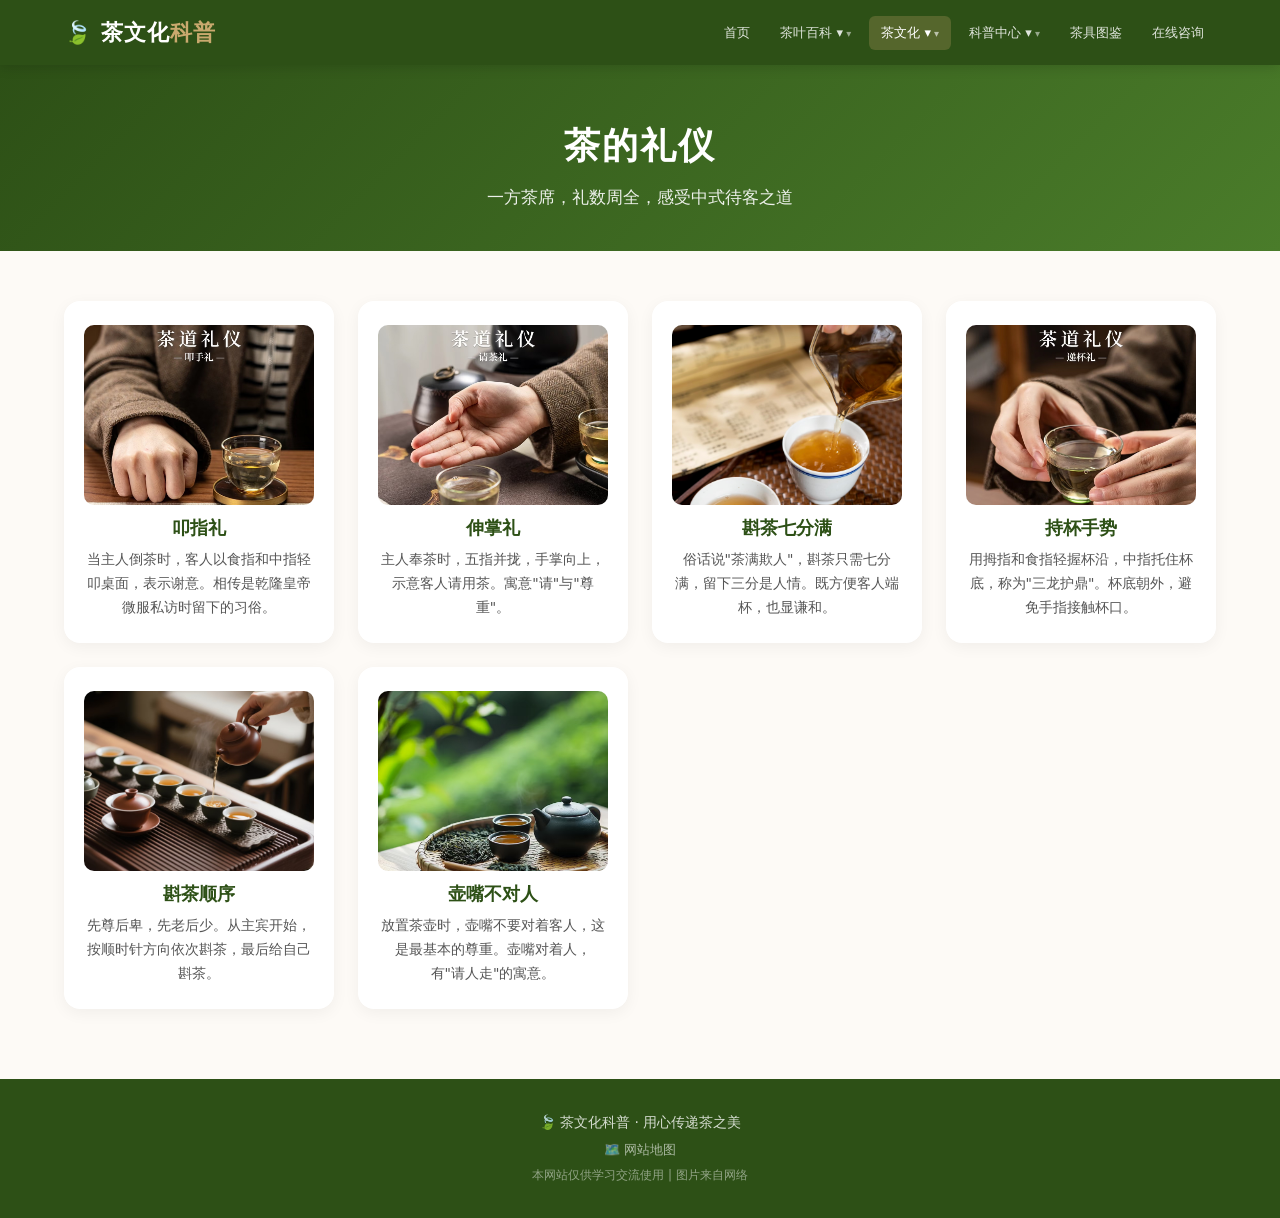
<file: etiquette.html>
<!DOCTYPE html>
<html lang="zh-CN">
<head>
    <meta charset="UTF-8" />
    <meta name="viewport" content="width=device-width, initial-scale=1.0" />
    <title>茶的礼仪 - 茶文化科普</title>
    <link rel="stylesheet" href="css/style.css" />
</head>
<body>

    <header>
        <div class="container nav-container">
            <a href="index.html" class="logo">🍃 茶文化<span>科普</span></a>
            <nav>
                <ul class="nav-menu">
                    <li><a href="index.html">首页</a></li>
                    <li class="has-dropdown">
                        <a href="category.html">茶叶百科 ▾</a>
                        <ul class="dropdown-menu">
                            <li><a href="category.html">茶叶种类</a></li>
                            <li><a href="detail.html?type=green">六大茶类详情</a></li>
                            <li><a href="famous-tea.html">中国名茶榜</a></li>
                            <li><a href="zijin-chancha.html">紫金蝉茶</a></li>
                        </ul>
                    </li>
                    <li class="has-dropdown">
                        <a href="history.html" class="active">茶文化 ▾</a>
                        <ul class="dropdown-menu">
                            <li><a href="history.html">茶的历史</a></li>
                            <li><a href="tea-culture.html">茶道与哲学</a></li>
                            <li><a href="etiquette.html" class="active">茶的礼仪</a></li>
                        </ul>
                    </li>
                    <li class="has-dropdown">
                        <a href="knowledge.html">科普中心 ▾</a>
                        <ul class="dropdown-menu">
                            <li><a href="knowledge.html">科普知识</a></li>
                            <li><a href="tea-benefits.html">茶叶健康功效</a></li>
                            <li><a href="brewing-guide.html">冲泡指南</a></li>
                        </ul>
                    </li>
                    <li><a href="teaware.html">茶具图鉴</a></li>
                    <li><a href="consult.html">在线咨询</a></li>
                </ul>
            </nav>
        </div>
    </header>


    <main>
        <section class="page-header">
            <div class="container">
                <h1>茶的礼仪</h1>
                <p>一方茶席，礼数周全，感受中式待客之道</p>
            </div>
        </section>

        <section class="section">
            <div class="container">
                <div class="etiquette-grid">

                    <div class="etiquette-item">
                        <img class="etiquette-img" 
                             src="./img/koushouli.jpg" 
                             alt="叩指礼" />
                        <h4>叩指礼</h4>
                        <p>当主人倒茶时，客人以食指和中指轻叩桌面，表示谢意。相传是乾隆皇帝微服私访时留下的习俗。</p>
                    </div>

                    <div class="etiquette-item">
                        <img class="etiquette-img" 
                             src="./img/shenzhangli.jpg" 
                             alt="伸掌礼" />
                        <h4>伸掌礼</h4>
                        <p>主人奉茶时，五指并拢，手掌向上，示意客人请用茶。寓意"请"与"尊重"。</p>
                    </div>

                    <div class="etiquette-item">
                        <img class="etiquette-img" 
                             src="./img/qifenman.jpg" 
                             alt="斟茶七分满" />
                        <h4>斟茶七分满</h4>
                        <p>俗话说"茶满欺人"，斟茶只需七分满，留下三分是人情。既方便客人端杯，也显谦和。</p>
                    </div>

                    <div class="etiquette-item">
                        <img class="etiquette-img" 
                             src="./img/shoushi.jpg" 
                             alt="持杯手势" />
                        <h4>持杯手势</h4>
                        <p>用拇指和食指轻握杯沿，中指托住杯底，称为"三龙护鼎"。杯底朝外，避免手指接触杯口。</p>
                    </div>

                    <div class="etiquette-item">
                        <img class="etiquette-img" 
                             src="./img/shunxu.jpg" 
                             alt="斟茶顺序" />
                        <h4>斟茶顺序</h4>
                        <p>先尊后卑，先老后少。从主宾开始，按顺时针方向依次斟茶，最后给自己斟茶。</p>
                    </div>

                    <div class="etiquette-item">
                        <img class="etiquette-img" 
                             src="./img/huzui.jpg" 
                             alt="壶嘴不对人" />
                        <h4>壶嘴不对人</h4>
                        <p>放置茶壶时，壶嘴不要对着客人，这是最基本的尊重。壶嘴对着人，有"请人走"的寓意。</p>
                    </div>

                </div>
            </div>
        </section>
    </main>

    <footer>
    <div class="container">
        <p>🍃 茶文化科普 · 用心传递茶之美</p>
        <p style="font-size:13px; margin-top:4px;">
            <a href="sitemap.html" style="color:rgba(255,255,255,0.6);">🗺️ 网站地图</a>
        </p>
        <p class="footer-small">本网站仅供学习交流使用 | 图片来自网络</p>
    </div>
    </footer>

</body>
</html>
</file>
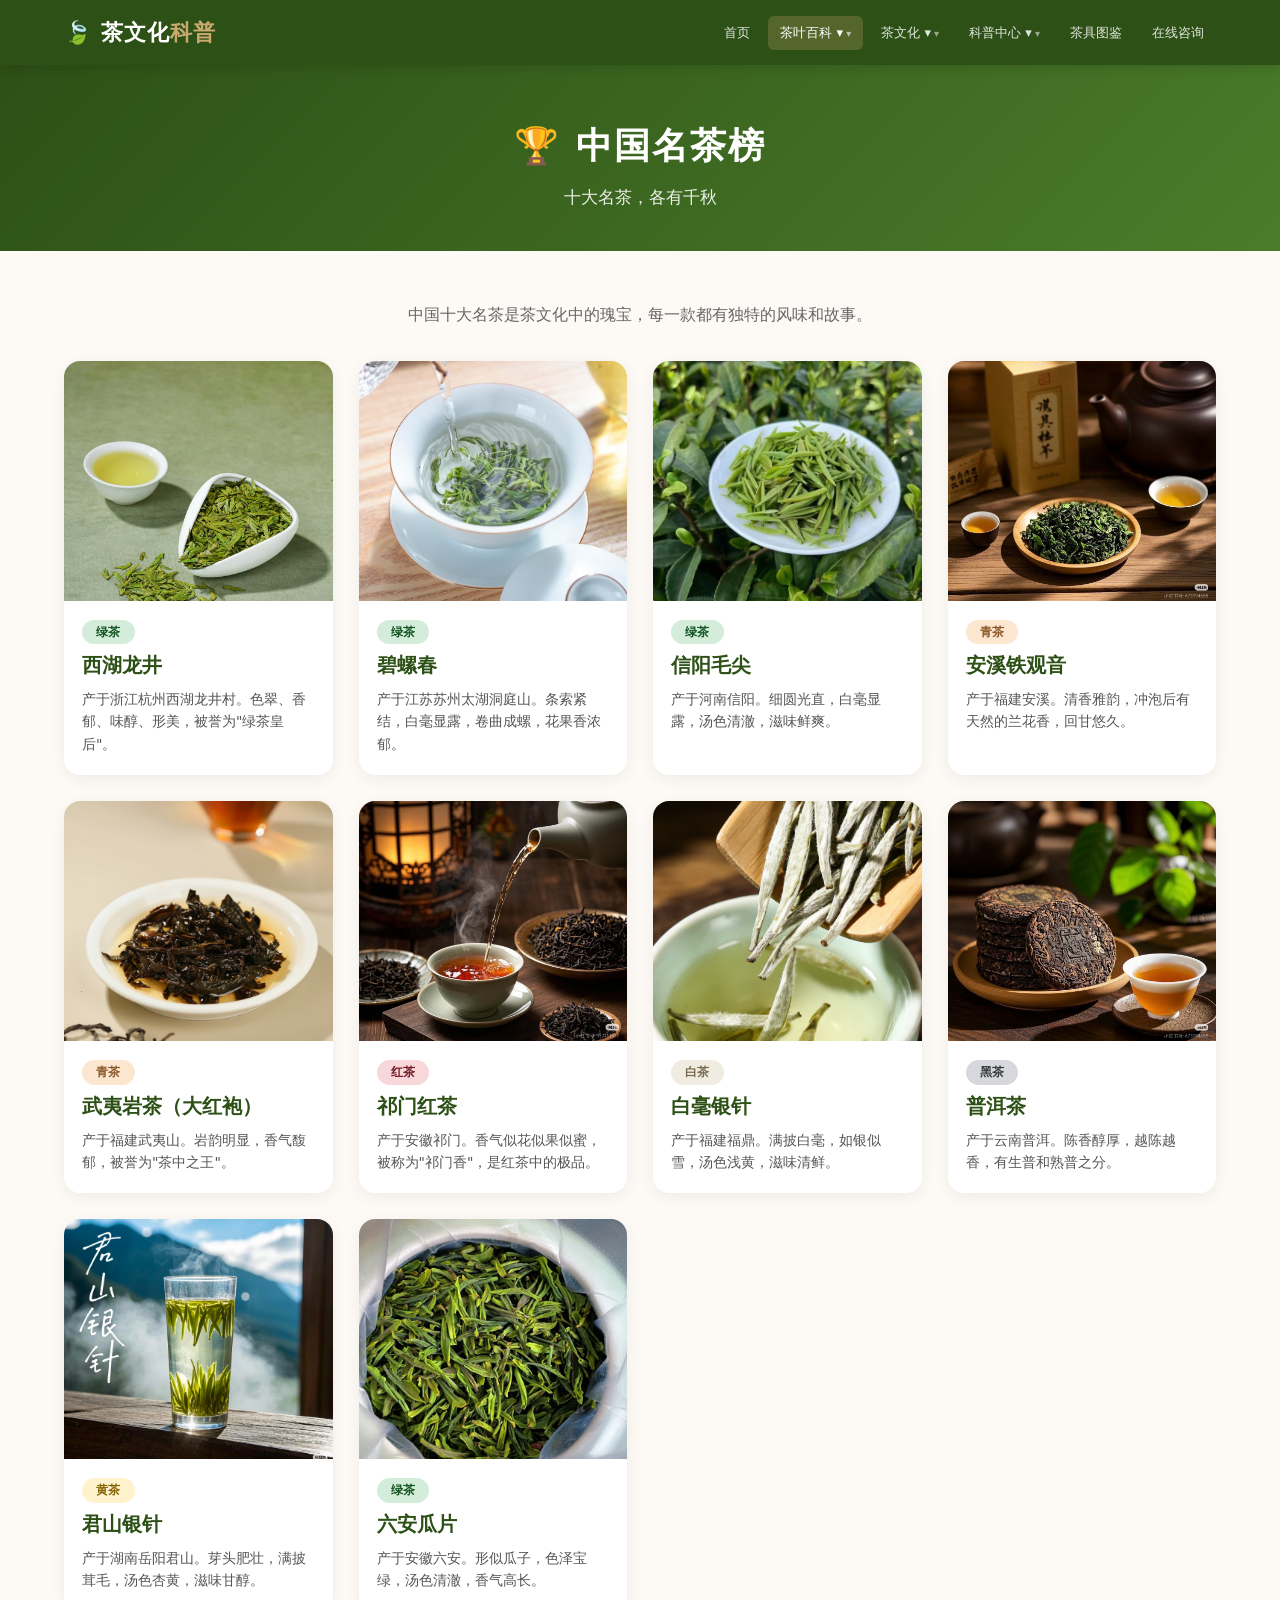
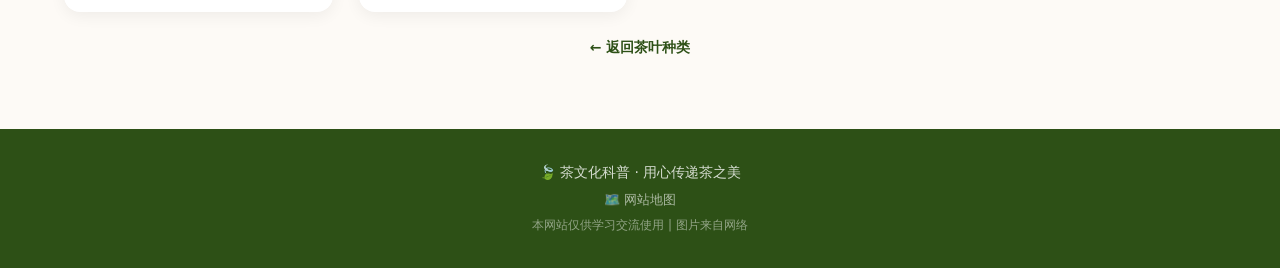
<file: famous-tea.html>
<!DOCTYPE html>
<html lang="zh-CN">
<head>
    <meta charset="UTF-8" />
    <meta name="viewport" content="width=device-width, initial-scale=1.0" />
    <title>中国名茶榜 - 茶文化科普</title>
    <link rel="stylesheet" href="css/style.css" />
</head>
<body>

    <header>
        <div class="container nav-container">
            <a href="index.html" class="logo">🍃 茶文化<span>科普</span></a>
            <nav>
                <ul class="nav-menu">
                    <li><a href="index.html">首页</a></li>
                    <li class="has-dropdown">
                        <a href="category.html" class="active">茶叶百科 ▾</a>
                        <ul class="dropdown-menu">
                            <li><a href="category.html">茶叶种类</a></li>
                            <li><a href="detail.html?type=green">六大茶类详情</a></li>
                            <li><a href="famous-tea.html" class="active">中国名茶榜</a></li>
                            <li><a href="zijin-chancha.html">紫金蝉茶</a></li>
                        </ul>
                    </li>
                    <li class="has-dropdown">
                        <a href="history.html">茶文化 ▾</a>
                        <ul class="dropdown-menu">
                            <li><a href="history.html">茶的历史</a></li>
                            <li><a href="tea-culture.html">茶道与哲学</a></li>
                            <li><a href="etiquette.html">茶的礼仪</a></li>
                        </ul>
                    </li>
                    <li class="has-dropdown">
                        <a href="knowledge.html">科普中心 ▾</a>
                        <ul class="dropdown-menu">
                            <li><a href="knowledge.html">科普知识</a></li>
                            <li><a href="tea-benefits.html">茶叶健康功效</a></li>
                            <li><a href="brewing-guide.html">冲泡指南</a></li>
                        </ul>
                    </li>
                    <li><a href="teaware.html">茶具图鉴</a></li>
                    <li><a href="consult.html">在线咨询</a></li>
                </ul>
            </nav>
        </div>
    </header>

    <main>
        <section class="page-header">
            <div class="container">
                <h1>🏆 中国名茶榜</h1>
                <p>十大名茶，各有千秋</p>
            </div>
        </section>

        <section class="section">
            <div class="container">
                <p style="text-align:center; color:#666; max-width:700px; margin:0 auto 32px;">
                    中国十大名茶是茶文化中的瑰宝，每一款都有独特的风味和故事。
                </p>

                <div class="card-grid">
                    <div class="tea-card">
                        <img src="./img/xihulongjing.jpg" alt="西湖龙井" />
                        <div class="tea-card-body">
                            <span class="badge green">绿茶</span>
                            <h3>西湖龙井</h3>
                            <p>产于浙江杭州西湖龙井村。色翠、香郁、味醇、形美，被誉为"绿茶皇后"。</p>
                        </div>
                    </div>
                    <div class="tea-card">
                        <img src="./img/biluochun.jpg" alt="碧螺春" />
                        <div class="tea-card-body">
                            <span class="badge green">绿茶</span>
                            <h3>碧螺春</h3>
                            <p>产于江苏苏州太湖洞庭山。条索紧结，白毫显露，卷曲成螺，花果香浓郁。</p>
                        </div>
                    </div>
                    <div class="tea-card">
                        <img src="./img/xinyangmaojian.jpg" alt="信阳毛尖" />
                        <div class="tea-card-body">
                            <span class="badge green">绿茶</span>
                            <h3>信阳毛尖</h3>
                            <p>产于河南信阳。细圆光直，白毫显露，汤色清澈，滋味鲜爽。</p>
                        </div>
                    </div>
                    <div class="tea-card">
                        <img src="./img/anxitieguanyin.jpg" alt="铁观音" />
                        <div class="tea-card-body">
                            <span class="badge oolong">青茶</span>
                            <h3>安溪铁观音</h3>
                            <p>产于福建安溪。清香雅韵，冲泡后有天然的兰花香，回甘悠久。</p>
                        </div>
                    </div>
                    <div class="tea-card">
                        <img src="./img/wuyiyancha.jpg" alt="武夷岩茶" />
                        <div class="tea-card-body">
                            <span class="badge oolong">青茶</span>
                            <h3>武夷岩茶（大红袍）</h3>
                            <p>产于福建武夷山。岩韵明显，香气馥郁，被誉为"茶中之王"。</p>
                        </div>
                    </div>
                    <div class="tea-card">
                        <img src="./img/hongcha.jpg" alt="祁门红茶" />
                        <div class="tea-card-body">
                            <span class="badge black-tea">红茶</span>
                            <h3>祁门红茶</h3>
                            <p>产于安徽祁门。香气似花似果似蜜，被称为"祁门香"，是红茶中的极品。</p>
                        </div>
                    </div>
                    <div class="tea-card">
                        <img src="./img/baicha.jpg" alt="白毫银针" />
                        <div class="tea-card-body">
                            <span class="badge white-tea">白茶</span>
                            <h3>白毫银针</h3>
                            <p>产于福建福鼎。满披白毫，如银似雪，汤色浅黄，滋味清鲜。</p>
                        </div>
                    </div>
                    <div class="tea-card">
                        <img src="./img/puercha.jpg" alt="普洱茶" />
                        <div class="tea-card-body">
                            <span class="badge dark-tea">黑茶</span>
                            <h3>普洱茶</h3>
                            <p>产于云南普洱。陈香醇厚，越陈越香，有生普和熟普之分。</p>
                        </div>
                    </div>
                    <div class="tea-card">
                        <img src="./img/huangchad.jpg" alt="君山银针" />
                        <div class="tea-card-body">
                            <span class="badge yellow-tea">黄茶</span>
                            <h3>君山银针</h3>
                            <p>产于湖南岳阳君山。芽头肥壮，满披茸毛，汤色杏黄，滋味甘醇。</p>
                        </div>
                    </div>
                    <div class="tea-card">
                        <img src="./img/lvanguapian.jpg" alt="六安瓜片" />
                        <div class="tea-card-body">
                            <span class="badge green">绿茶</span>
                            <h3>六安瓜片</h3>
                            <p>产于安徽六安。形似瓜子，色泽宝绿，汤色清澈，香气高长。</p>
                        </div>
                    </div>
                </div>

                <p style="margin-top:24px; color:#888; font-size:14px; text-align:center;">
                    <a href="category.html" style="color:#2d5016; font-weight:600;">← 返回茶叶种类</a>
                </p>
            </div>
        </section>
    </main>

    <footer>
    <div class="container">
        <p>🍃 茶文化科普 · 用心传递茶之美</p>
        <p style="font-size:13px; margin-top:4px;">
            <a href="sitemap.html" style="color:rgba(255,255,255,0.6);">🗺️ 网站地图</a>
        </p>
        <p class="footer-small">本网站仅供学习交流使用 | 图片来自网络</p>
    </div>
    </footer>

    <script>
        window.addEventListener('scroll', function() {
            const header = document.querySelector('header');
            if (window.scrollY > 50) { header.classList.add('scrolled'); }
            else { header.classList.remove('scrolled'); }
        });
    </script>
</body>
</html>
</file>
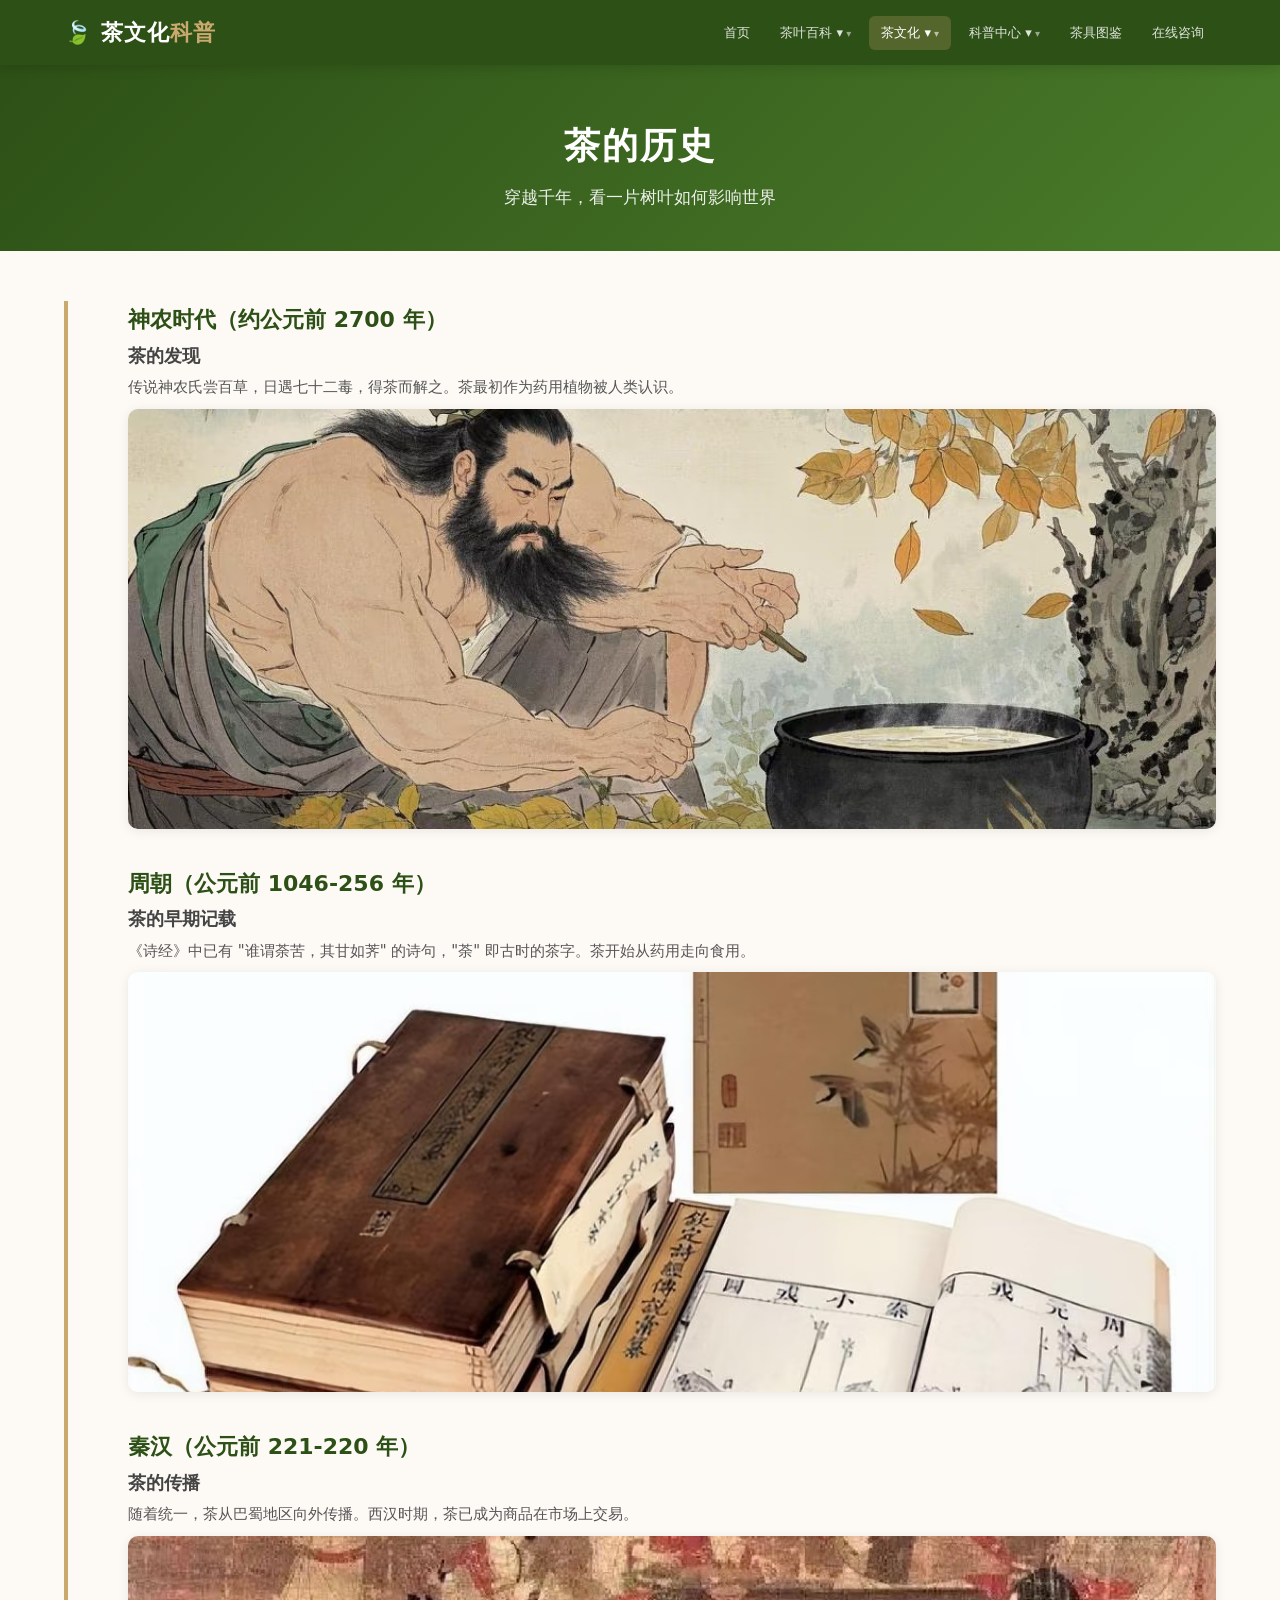
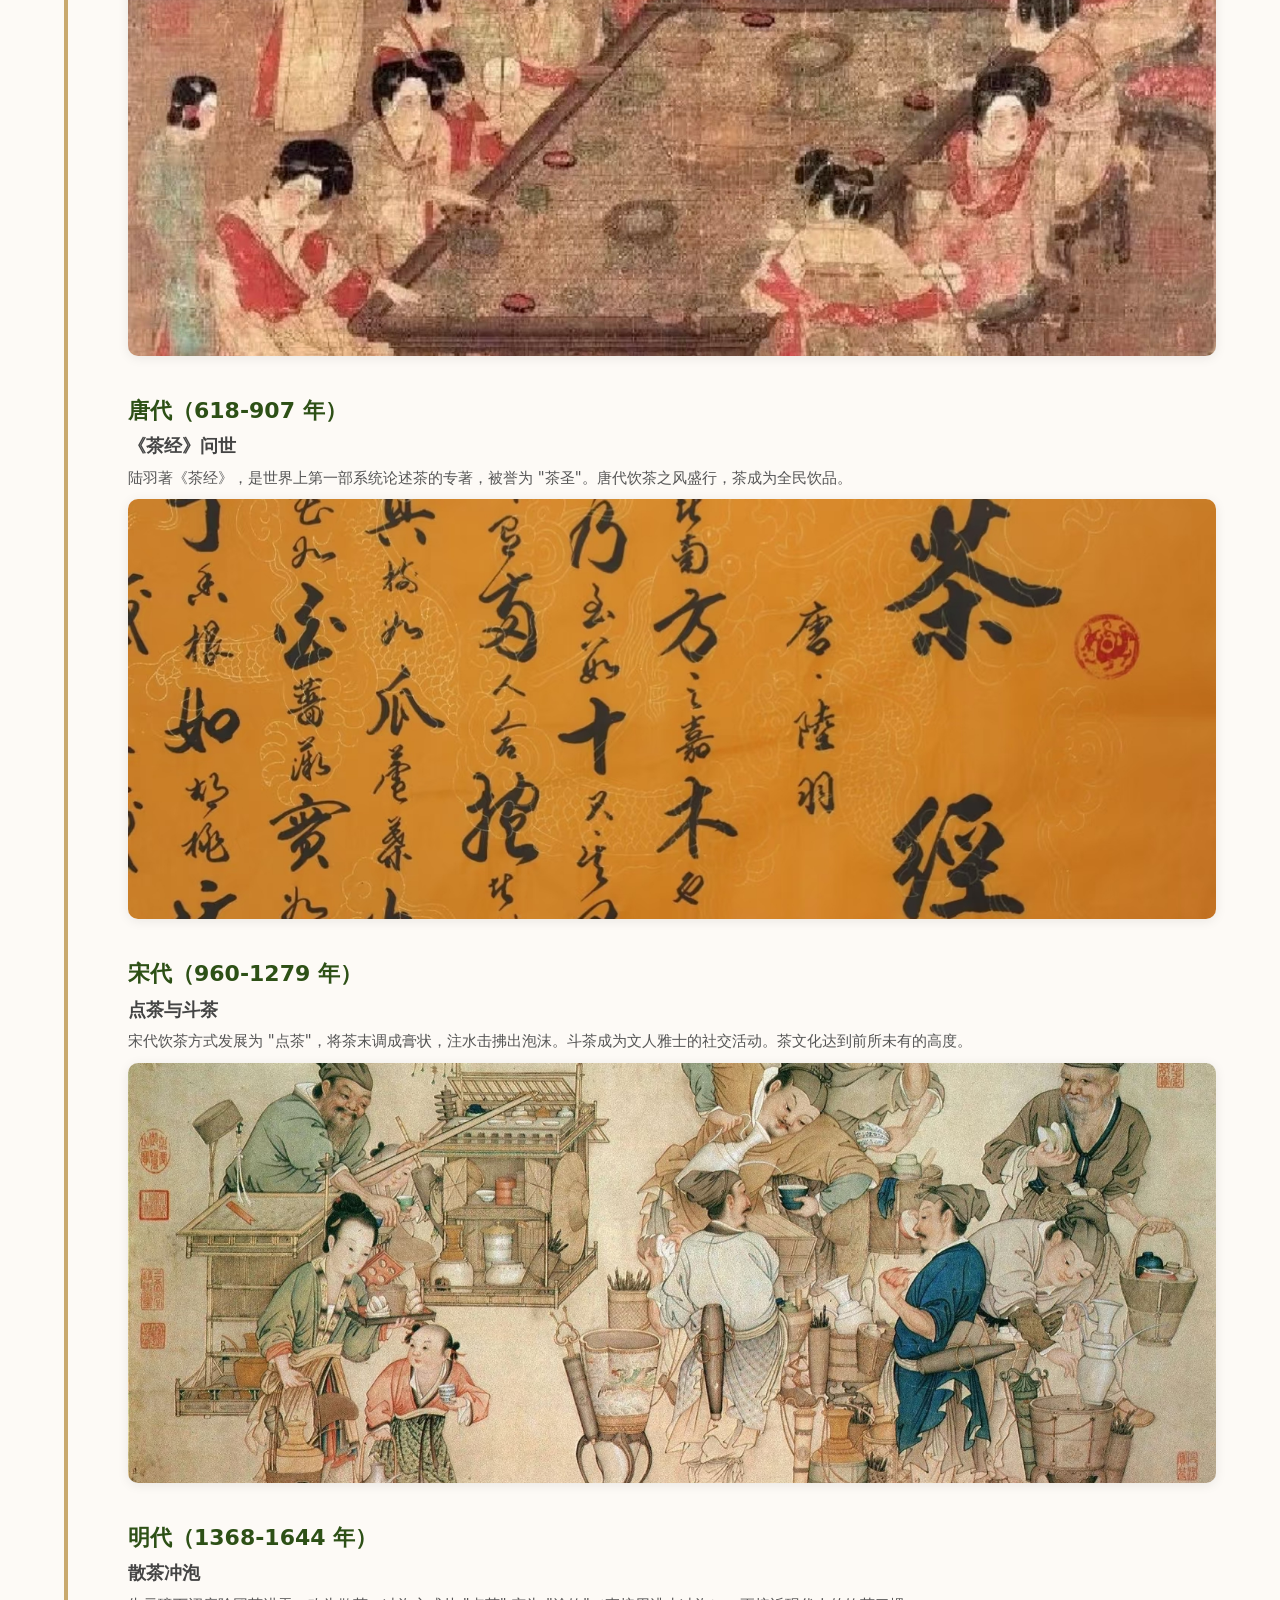
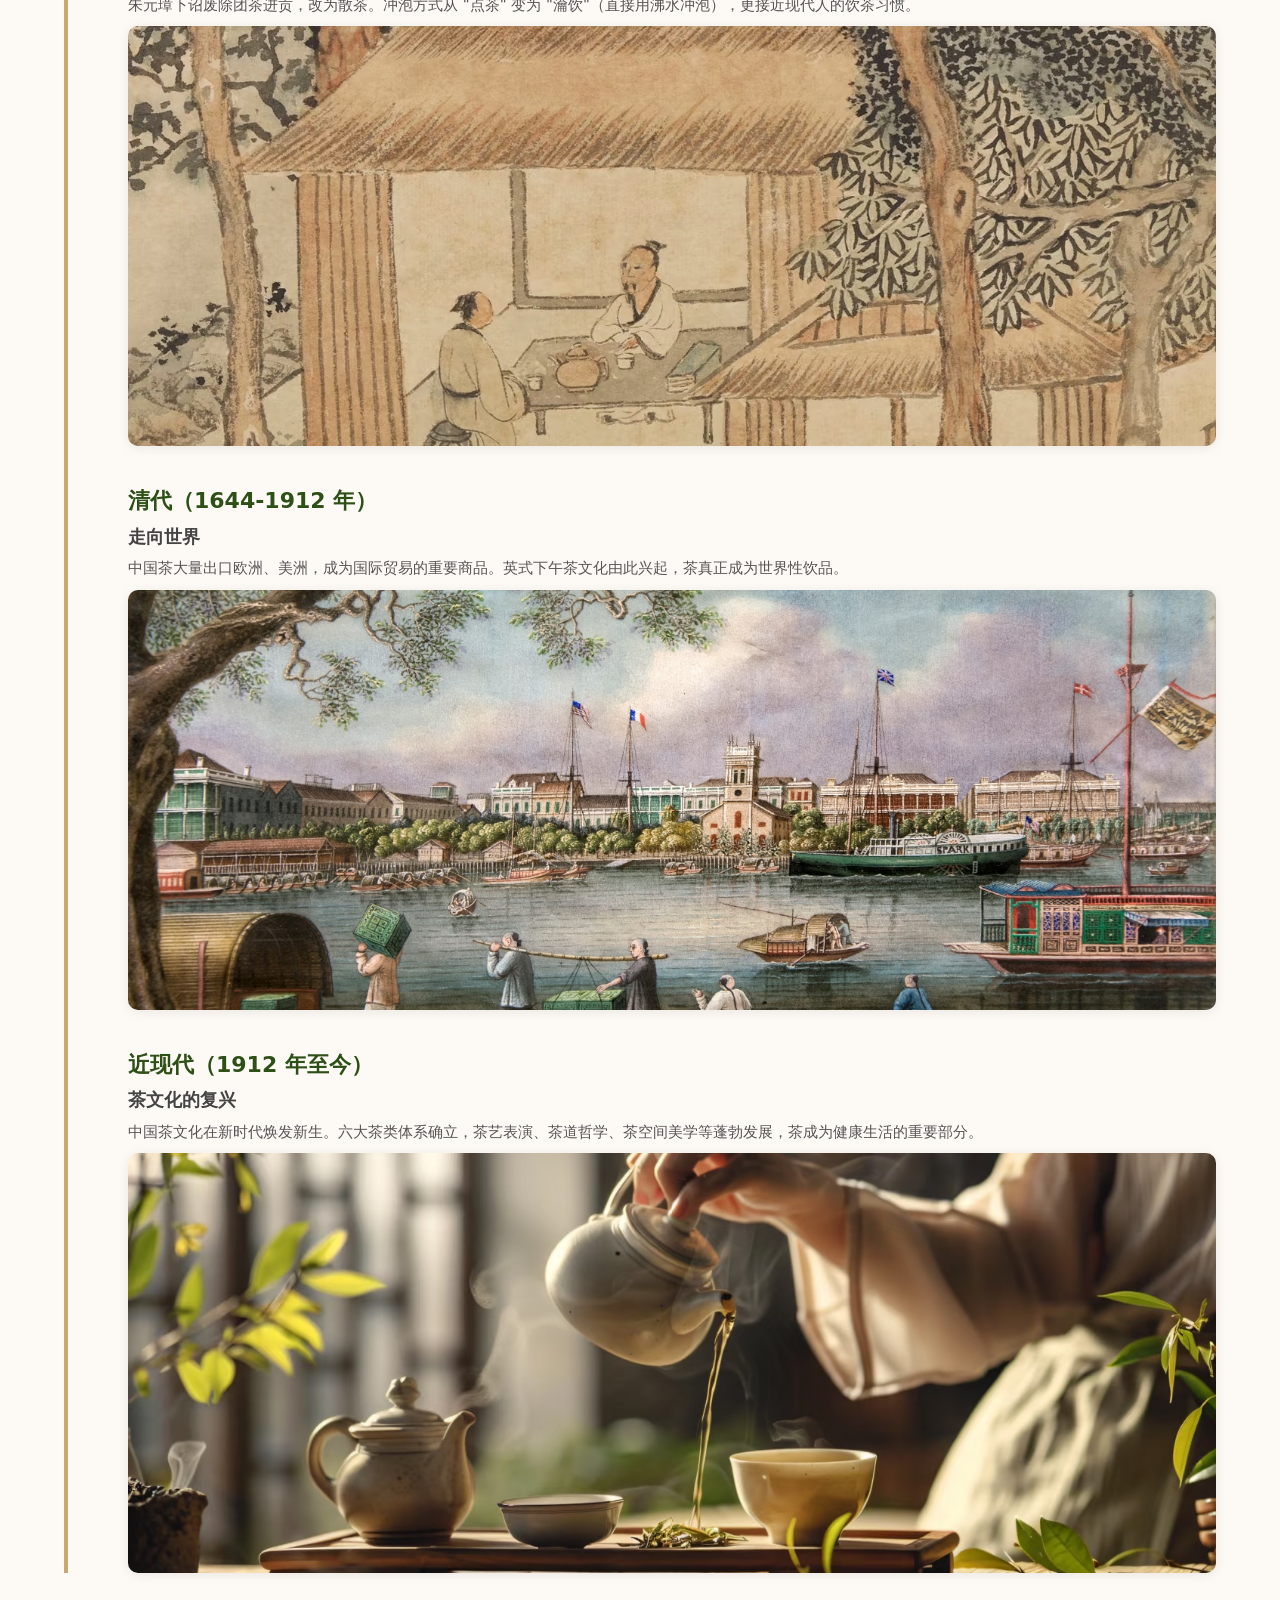
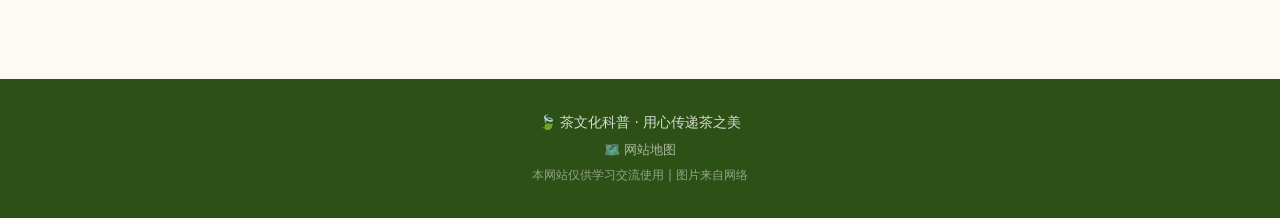
<file: history.html>
<!DOCTYPE html>
<html lang="zh-CN">
<head>
    <meta charset="UTF-8" />
    <meta name="viewport" content="width=device-width, initial-scale=1.0" />
    <title>茶的历史 - 茶文化科普</title>
    <link rel="stylesheet" href="css/style.css" />
</head>
<body>

    <header>
        <div class="container nav-container">
            <a href="index.html" class="logo">🍃 茶文化<span>科普</span></a>
            <nav>
                <ul class="nav-menu">
                    <li><a href="index.html">首页</a></li>
                    <li class="has-dropdown">
                        <a href="category.html">茶叶百科 ▾</a>
                        <ul class="dropdown-menu">
                            <li><a href="category.html">茶叶种类</a></li>
                            <li><a href="detail.html?type=green">六大茶类详情</a></li>
                            <li><a href="famous-tea.html">中国名茶榜</a></li>
                            <li><a href="zijin-chancha.html">紫金蝉茶</a></li>
                        </ul>
                    </li>
                    <li class="has-dropdown">
                        <a href="history.html" class="active">茶文化 ▾</a>
                        <ul class="dropdown-menu">
                            <li><a href="history.html" class="active">茶的历史</a></li>
                            <li><a href="tea-culture.html">茶道与哲学</a></li>
                            <li><a href="etiquette.html">茶的礼仪</a></li>
                        </ul>
                    </li>
                    <li class="has-dropdown">
                        <a href="knowledge.html">科普中心 ▾</a>
                        <ul class="dropdown-menu">
                            <li><a href="knowledge.html">科普知识</a></li>
                            <li><a href="tea-benefits.html">茶叶健康功效</a></li>
                            <li><a href="brewing-guide.html">冲泡指南</a></li>
                        </ul>
                    </li>
                    <li><a href="teaware.html">茶具图鉴</a></li>
                    <li><a href="consult.html">在线咨询</a></li>
                </ul>
            </nav>
        </div>
    </header>


    <main>
        <section class="page-header">
            <div class="container">
                <h1>茶的历史</h1>
                <p>穿越千年，看一片树叶如何影响世界</p>
            </div>
        </section>

        <section class="section">
            <div class="container">
                <div class="timeline">

                    <div class="timeline-item">
                        <div class="year">神农时代（约公元前 2700 年）</div>
                        <div class="title">茶的发现</div>
                        <p>传说神农氏尝百草，日遇七十二毒，得茶而解之。茶最初作为药用植物被人类认识。</p>
                        <img src="./img/lishi-shennongshidai.jpg" alt="神农与茶" />
                    </div>

                    <div class="timeline-item">
                        <div class="year">周朝（公元前 1046-256 年）</div>
                        <div class="title">茶的早期记载</div>
                        <p>《诗经》中已有 "谁谓荼苦，其甘如荠" 的诗句，"荼" 即古时的茶字。茶开始从药用走向食用。</p>
                        <img src="./img/shijin.jpg" alt="诗经与茶" />
                    </div>

                    <div class="timeline-item">
                        <div class="year">秦汉（公元前 221-220 年）</div>
                        <div class="title">茶的传播</div>
                        <p>随着统一，茶从巴蜀地区向外传播。西汉时期，茶已成为商品在市场上交易。</p>
                        <img src="./img/qinghan.jpg" alt="秦汉茶马古道" />
                    </div>

                    <div class="timeline-item">
                        <div class="year">唐代（618-907 年）</div>
                        <div class="title">《茶经》问世</div>
                        <p>陆羽著《茶经》，是世界上第一部系统论述茶的专著，被誉为 "茶圣"。唐代饮茶之风盛行，茶成为全民饮品。</p>
                        <img src="./img/tangdai.jpg" alt="陆羽茶经" />
                    </div>

                    <div class="timeline-item">
                        <div class="year">宋代（960-1279 年）</div>
                        <div class="title">点茶与斗茶</div>
                        <p>宋代饮茶方式发展为 "点茶"，将茶末调成膏状，注水击拂出泡沫。斗茶成为文人雅士的社交活动。茶文化达到前所未有的高度。</p>
                        <img src="./img/songdai.jpg" alt="宋代点茶" />
                    </div>

                    <div class="timeline-item">
                        <div class="year">明代（1368-1644 年）</div>
                        <div class="title">散茶冲泡</div>
                        <p>朱元璋下诏废除团茶进贡，改为散茶。冲泡方式从 "点茶" 变为 "瀹饮"（直接用沸水冲泡），更接近现代人的饮茶习惯。</p>
                        <img src="./img/mingdai.jpg" alt="明代散茶" />
                    </div>

                    <div class="timeline-item">
                        <div class="year">清代（1644-1912 年）</div>
                        <div class="title">走向世界</div>
                        <p>中国茶大量出口欧洲、美洲，成为国际贸易的重要商品。英式下午茶文化由此兴起，茶真正成为世界性饮品。</p>
                        <img src="./img/qindai.jpg" alt="清代茶叶贸易" />
                    </div>

                    <div class="timeline-item">
                        <div class="year">近现代（1912 年至今）</div>
                        <div class="title">茶文化的复兴</div>
                        <p>中国茶文化在新时代焕发新生。六大茶类体系确立，茶艺表演、茶道哲学、茶空间美学等蓬勃发展，茶成为健康生活的重要部分。</p>
                        <img src="./img/xiandai.jpg" alt="现代茶艺" />
                    </div>

                </div>
            </div>
        </section>
    </main>

   <footer>
    <div class="container">
        <p>🍃 茶文化科普 · 用心传递茶之美</p>
        <p style="font-size:13px; margin-top:4px;">
            <a href="sitemap.html" style="color:rgba(255,255,255,0.6);">🗺️ 网站地图</a>
        </p>
        <p class="footer-small">本网站仅供学习交流使用 | 图片来自网络</p>
    </div>
    </footer>
</body>
</html>
</file>
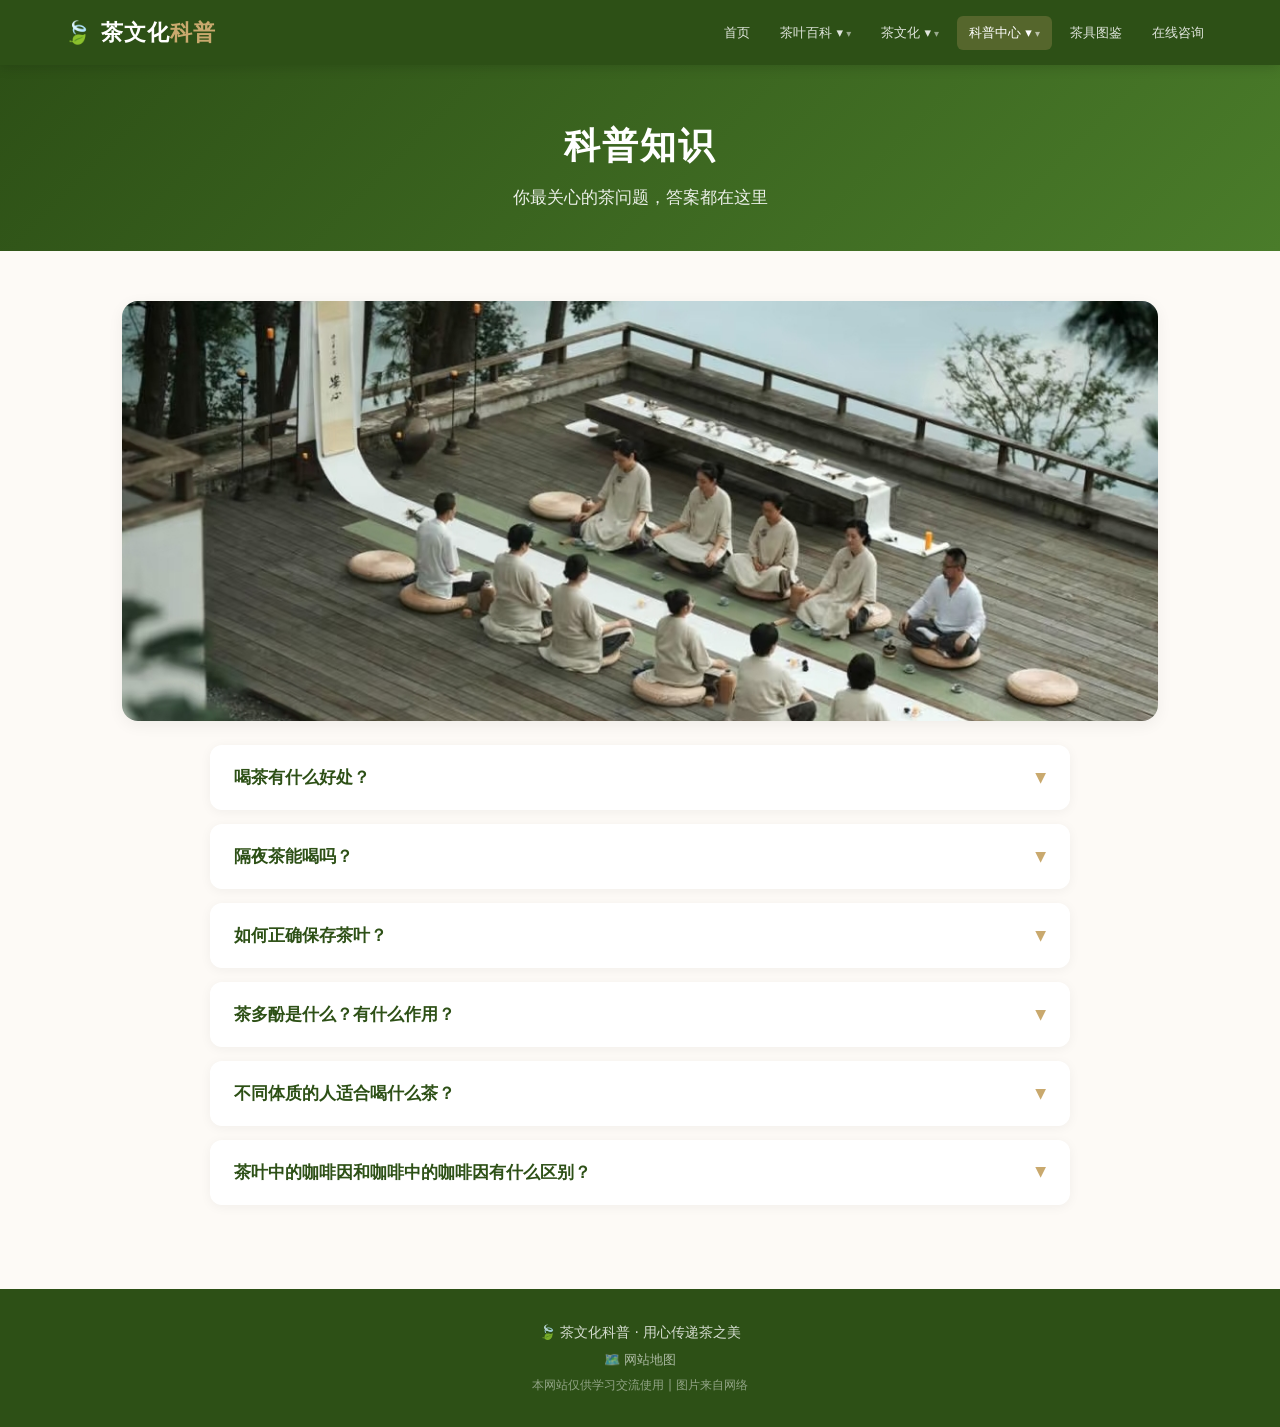
<file: knowledge.html>
<!DOCTYPE html>
<html lang="zh-CN">
<head>
    <meta charset="UTF-8" />
    <meta name="viewport" content="width=device-width, initial-scale=1.0" />
    <title>科普知识 - 茶文化科普</title>
    <link rel="stylesheet" href="css/style.css" />
</head>
<body>

    <header>
        <div class="container nav-container">
            <a href="index.html" class="logo">🍃 茶文化<span>科普</span></a>
            <nav>
                <ul class="nav-menu">
                    <li><a href="index.html">首页</a></li>
                    <li class="has-dropdown">
                        <a href="category.html">茶叶百科 ▾</a>
                        <ul class="dropdown-menu">
                            <li><a href="category.html">茶叶种类</a></li>
                            <li><a href="detail.html?type=green">六大茶类详情</a></li>
                            <li><a href="famous-tea.html">中国名茶榜</a></li>
                            <li><a href="zijin-chancha.html">紫金蝉茶</a></li>
                        </ul>
                    </li>
                    <li class="has-dropdown">
                        <a href="history.html">茶文化 ▾</a>
                        <ul class="dropdown-menu">
                            <li><a href="history.html">茶的历史</a></li>
                            <li><a href="tea-culture.html">茶道与哲学</a></li>
                            <li><a href="etiquette.html">茶的礼仪</a></li>
                        </ul>
                    </li>
                    <li class="has-dropdown">
                        <a href="knowledge.html" class="active">科普中心 ▾</a>
                        <ul class="dropdown-menu">
                            <li><a href="knowledge.html" class="active">科普知识</a></li>
                            <li><a href="tea-benefits.html">茶叶健康功效</a></li>
                            <li><a href="brewing-guide.html">冲泡指南</a></li>
                        </ul>
                    </li>
                    <li><a href="teaware.html">茶具图鉴</a></li>
                    <li><a href="consult.html">在线咨询</a></li>
                </ul>
            </nav>
        </div>
    </header>


    <main>
        <section class="page-header">
            <div class="container">
                <h1>科普知识</h1>
                <p>你最关心的茶问题，答案都在这里</p>
            </div>
        </section>

        <section class="section">
            <div class="container">
     
                <img class="knowledge-hero-img" 
                     src="./img/kepuzhishi.jpg" 
                     alt="茶与知识" />

                <div class="accordion">

                    <details class="accordion-item">
                        <summary>喝茶有什么好处？</summary>
                        <div class="answer">
                            <p>茶叶中含有茶多酚、咖啡因、氨基酸等多种有益成分。适量饮茶可以：</p>
                            <ul>
                                <li><strong>抗氧化：</strong>茶多酚是天然抗氧化剂，有助于清除自由基</li>
                                <li><strong>提神醒脑：</strong>咖啡因能刺激中枢神经，提高注意力和工作效率</li>
                                <li><strong>助消化：</strong>饭后喝茶有助于分解油脂，促进消化</li>
                                <li><strong>降脂降压：</strong>长期适量饮茶有助于降低血脂和血压</li>
                            </ul>
                            <p style="margin-top:8px;">注意：空腹不宜喝浓茶，睡前不宜喝太多茶，孕妇和贫血患者应控制饮茶量。</p>
                        </div>
                    </details>

                    <details class="accordion-item">
                        <summary>隔夜茶能喝吗？</summary>
                        <div class="answer">
                            <p><strong>不建议喝。</strong>隔夜茶因为长时间暴露在空气中，茶多酚氧化会导致颜色变深、口感变差。更重要的是，茶水中的营养成分会滋生细菌，可能引起肠胃不适。</p>
                            <p>如果茶水没有变质（没有异味、没有浑浊），偶尔喝一口问题不大，但为了健康，建议还是倒掉重新冲泡。</p>
                        </div>
                    </details>

                    <details class="accordion-item">
                        <summary>如何正确保存茶叶？</summary>
                        <div class="answer">
                            <p>茶叶保存的四大要素：<strong>密封、避光、防潮、防异味</strong>。</p>
                            <ul>
                                <li><strong>密封：</strong>使用密封性好的茶叶罐或密封袋，减少与空气接触</li>
                                <li><strong>避光：</strong>避免阳光直射，光照会加速茶叶氧化</li>
                                <li><strong>防潮：</strong>湿度控制在 60% 以下，潮湿会使茶叶发霉变质</li>
                                <li><strong>防异味：</strong>茶叶容易吸附气味，不要与香料、香料等物品放在一起</li>
                            </ul>
                            <p>建议将茶叶放在阴凉干燥处，绿茶和清香型乌龙茶可以放入冰箱冷藏（注意密封）保存更久。</p>
                        </div>
                    </details>

                    <details class="accordion-item">
                        <summary>茶多酚是什么？有什么作用？</summary>
                        <div class="answer">
                            <p><strong>茶多酚</strong>是茶叶中多酚类物质的总称，是茶叶中最主要的活性成分，约占茶叶干重的 20-35%。</p>
                            <p>主要作用：</p>
                            <ul>
                                <li>抗氧化：清除自由基，延缓衰老</li>
                                <li>抗菌消炎：对多种细菌有抑制作用</li>
                                <li>降血脂：有助于降低胆固醇和甘油三酯</li>
                                <li>防辐射：对辐射损伤有一定的保护作用</li>
                            </ul>
                            <p>不同茶类的茶多酚含量不同，绿茶因未经发酵，茶多酚保留最完整。</p>
                        </div>
                    </details>

                    <details class="accordion-item">
                        <summary>不同体质的人适合喝什么茶？</summary>
                        <div class="answer">
                            <ul>
                                <li><strong>热性体质（容易上火、口干舌燥）：</strong>适合喝绿茶、白茶、生普，清热降火</li>
                                <li><strong>寒性体质（怕冷、手脚冰凉）：</strong>适合喝红茶、黑茶、熟普，温胃暖身</li>
                                <li><strong>中性体质：</strong>六大茶类都可以尝试，根据季节和心情选择</li>
                                <li><strong>孕妇：</strong>建议少喝或不喝浓茶，可选择淡白茶或红茶（需咨询医生）</li>
                                <li><strong>失眠人群：</strong>下午 4 点后尽量不喝茶，或选择低咖啡因的白茶、老茶</li>
                            </ul>
                        </div>
                    </details>

                    <details class="accordion-item">
                        <summary>茶叶中的咖啡因和咖啡中的咖啡因有什么区别？</summary>
                        <div class="answer">
                            <p>茶叶和咖啡中的咖啡因化学本质相同，但作用感受不同：</p>
                            <ul>
                                <li><strong>释放速度不同：</strong>茶叶中的咖啡因与茶多酚结合，释放更缓慢，提神效果更温和持久，不易产生"过山车"效应</li>
                                <li><strong>含量不同：</strong>一般茶叶的咖啡因含量低于咖啡（约 2-4% vs 1-2%，但冲泡后因投茶量不同而有所差异）</li>
                                <li><strong>搭配成分不同：</strong>茶叶中含有茶氨酸，具有镇静作用，可以部分缓解咖啡因带来的紧张感</li>
                            </ul>
                        </div>
                    </details>

                </div>
            </div>
        </section>
    </main>

    <footer>
    <div class="container">
        <p>🍃 茶文化科普 · 用心传递茶之美</p>
        <p style="font-size:13px; margin-top:4px;">
            <a href="sitemap.html" style="color:rgba(255,255,255,0.6);">🗺️ 网站地图</a>
        </p>
        <p class="footer-small">本网站仅供学习交流使用 | 图片来自网络</p>
    </div>
    </footer>

</body>
</html>
</file>
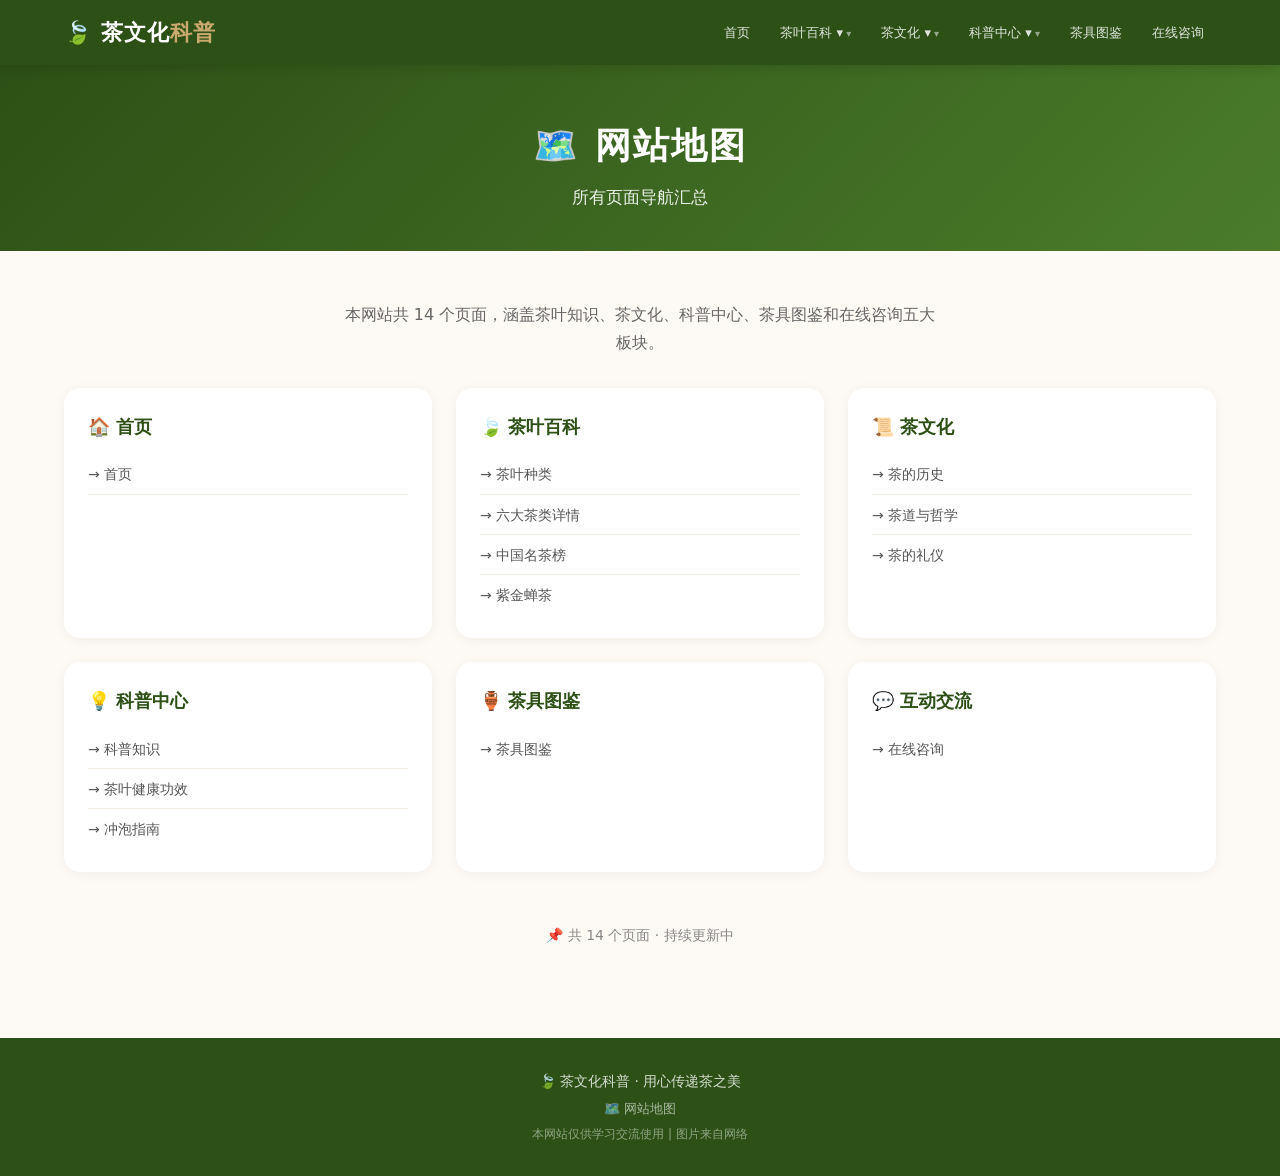
<file: sitemap.html>
<!DOCTYPE html>
<html lang="zh-CN">
<head>
    <meta charset="UTF-8" />
    <meta name="viewport" content="width=device-width, initial-scale=1.0" />
    <title>网站地图 - 茶文化科普</title>
    <link rel="stylesheet" href="css/style.css" />
</head>
<body>

    <header>
        <div class="container nav-container">
            <a href="index.html" class="logo">🍃 茶文化<span>科普</span></a>
            <nav>
                <ul class="nav-menu">
                    <li><a href="index.html">首页</a></li>
                    <li class="has-dropdown">
                        <a href="category.html">茶叶百科 ▾</a>
                        <ul class="dropdown-menu">
                            <li><a href="category.html">茶叶种类</a></li>
                            <li><a href="detail.html?type=green">六大茶类详情</a></li>
                            <li><a href="famous-tea.html">中国名茶榜</a></li>
                            <li><a href="zijin-chancha.html">紫金蝉茶</a></li>
                        </ul>
                    </li>
                    <li class="has-dropdown">
                        <a href="history.html">茶文化 ▾</a>
                        <ul class="dropdown-menu">
                            <li><a href="history.html">茶的历史</a></li>
                            <li><a href="tea-culture.html">茶道与哲学</a></li>
                            <li><a href="etiquette.html">茶的礼仪</a></li>
                        </ul>
                    </li>
                    <li class="has-dropdown">
                        <a href="knowledge.html">科普中心 ▾</a>
                        <ul class="dropdown-menu">
                            <li><a href="knowledge.html">科普知识</a></li>
                            <li><a href="tea-benefits.html">茶叶健康功效</a></li>
                            <li><a href="brewing-guide.html">冲泡指南</a></li>
                        </ul>
                    </li>
                    <li><a href="teaware.html">茶具图鉴</a></li>
                    <li><a href="consult.html">在线咨询</a></li>
                </ul>
            </nav>
        </div>
    </header>

    <main>
        <section class="page-header">
            <div class="container">
                <h1>🗺️ 网站地图</h1>
                <p>所有页面导航汇总</p>
            </div>
        </section>

        <section class="section">
            <div class="container">
                <p style="text-align:center; color:#666; max-width:600px; margin:0 auto 32px;">
                    本网站共 14 个页面，涵盖茶叶知识、茶文化、科普中心、茶具图鉴和在线咨询五大板块。
                </p>

                <div style="display:grid; grid-template-columns:repeat(auto-fill, minmax(280px,1fr)); gap:24px;">
                    <div style="background:#fff; padding:24px; border-radius:16px; box-shadow:0 2px 12px rgba(0,0,0,0.05);">
                        <h3 style="color:#2d5016; font-size:18px; margin-bottom:12px;">🏠 首页</h3>
                        <ul style="list-style:none; padding:0;">
                            <li style="padding:6px 0; border-bottom:1px solid #f0ebe3;"><a href="index.html" style="color:#555; font-size:14px;">→ 首页</a></li>
                        </ul>
                    </div>

                    <div style="background:#fff; padding:24px; border-radius:16px; box-shadow:0 2px 12px rgba(0,0,0,0.05);">
                        <h3 style="color:#2d5016; font-size:18px; margin-bottom:12px;">🍃 茶叶百科</h3>
                        <ul style="list-style:none; padding:0;">
                            <li style="padding:6px 0; border-bottom:1px solid #f0ebe3;"><a href="category.html" style="color:#555; font-size:14px;">→ 茶叶种类</a></li>
                            <li style="padding:6px 0; border-bottom:1px solid #f0ebe3;"><a href="detail.html?type=green" style="color:#555; font-size:14px;">→ 六大茶类详情</a></li>
                            <li style="padding:6px 0; border-bottom:1px solid #f0ebe3;"><a href="famous-tea.html" style="color:#555; font-size:14px;">→ 中国名茶榜</a></li>
                            <li style="padding:6px 0;"><a href="zijin-chancha.html" style="color:#555; font-size:14px;">→ 紫金蝉茶</a></li>
                        </ul>
                    </div>

                    <div style="background:#fff; padding:24px; border-radius:16px; box-shadow:0 2px 12px rgba(0,0,0,0.05);">
                        <h3 style="color:#2d5016; font-size:18px; margin-bottom:12px;">📜 茶文化</h3>
                        <ul style="list-style:none; padding:0;">
                            <li style="padding:6px 0; border-bottom:1px solid #f0ebe3;"><a href="history.html" style="color:#555; font-size:14px;">→ 茶的历史</a></li>
                            <li style="padding:6px 0; border-bottom:1px solid #f0ebe3;"><a href="tea-culture.html" style="color:#555; font-size:14px;">→ 茶道与哲学</a></li>
                            <li style="padding:6px 0;"><a href="etiquette.html" style="color:#555; font-size:14px;">→ 茶的礼仪</a></li>
                        </ul>
                    </div>

                    <div style="background:#fff; padding:24px; border-radius:16px; box-shadow:0 2px 12px rgba(0,0,0,0.05);">
                        <h3 style="color:#2d5016; font-size:18px; margin-bottom:12px;">💡 科普中心</h3>
                        <ul style="list-style:none; padding:0;">
                            <li style="padding:6px 0; border-bottom:1px solid #f0ebe3;"><a href="knowledge.html" style="color:#555; font-size:14px;">→ 科普知识</a></li>
                            <li style="padding:6px 0; border-bottom:1px solid #f0ebe3;"><a href="tea-benefits.html" style="color:#555; font-size:14px;">→ 茶叶健康功效</a></li>
                            <li style="padding:6px 0;"><a href="brewing-guide.html" style="color:#555; font-size:14px;">→ 冲泡指南</a></li>
                        </ul>
                    </div>

                    <div style="background:#fff; padding:24px; border-radius:16px; box-shadow:0 2px 12px rgba(0,0,0,0.05);">
                        <h3 style="color:#2d5016; font-size:18px; margin-bottom:12px;">🏺 茶具图鉴</h3>
                        <ul style="list-style:none; padding:0;">
                            <li style="padding:6px 0;"><a href="teaware.html" style="color:#555; font-size:14px;">→ 茶具图鉴</a></li>
                        </ul>
                    </div>

                    <div style="background:#fff; padding:24px; border-radius:16px; box-shadow:0 2px 12px rgba(0,0,0,0.05);">
                        <h3 style="color:#2d5016; font-size:18px; margin-bottom:12px;">💬 互动交流</h3>
                        <ul style="list-style:none; padding:0;">
                            <li style="padding:6px 0;"><a href="consult.html" style="color:#555; font-size:14px;">→ 在线咨询</a></li>
                        </ul>
                    </div>
                </div>

                <div style="margin-top:32px; padding:20px; background:#fdfaf6; border-radius:12px; text-align:center;">
                    <p style="color:#888; font-size:14px;">📌 共 14 个页面 · 持续更新中</p>
                </div>
            </div>
        </section>
    </main>

    <footer>
    <div class="container">
        <p>🍃 茶文化科普 · 用心传递茶之美</p>
        <p style="font-size:13px; margin-top:4px;">
            <a href="sitemap.html" style="color:rgba(255,255,255,0.6);">🗺️ 网站地图</a>
        </p>
        <p class="footer-small">本网站仅供学习交流使用 | 图片来自网络</p>
    </div>
</footer>
    <script>
        window.addEventListener('scroll', function() {
            const header = document.querySelector('header');
            if (window.scrollY > 50) { header.classList.add('scrolled'); }
            else { header.classList.remove('scrolled'); }
        });
    </script>
</body>
</html>
</file>
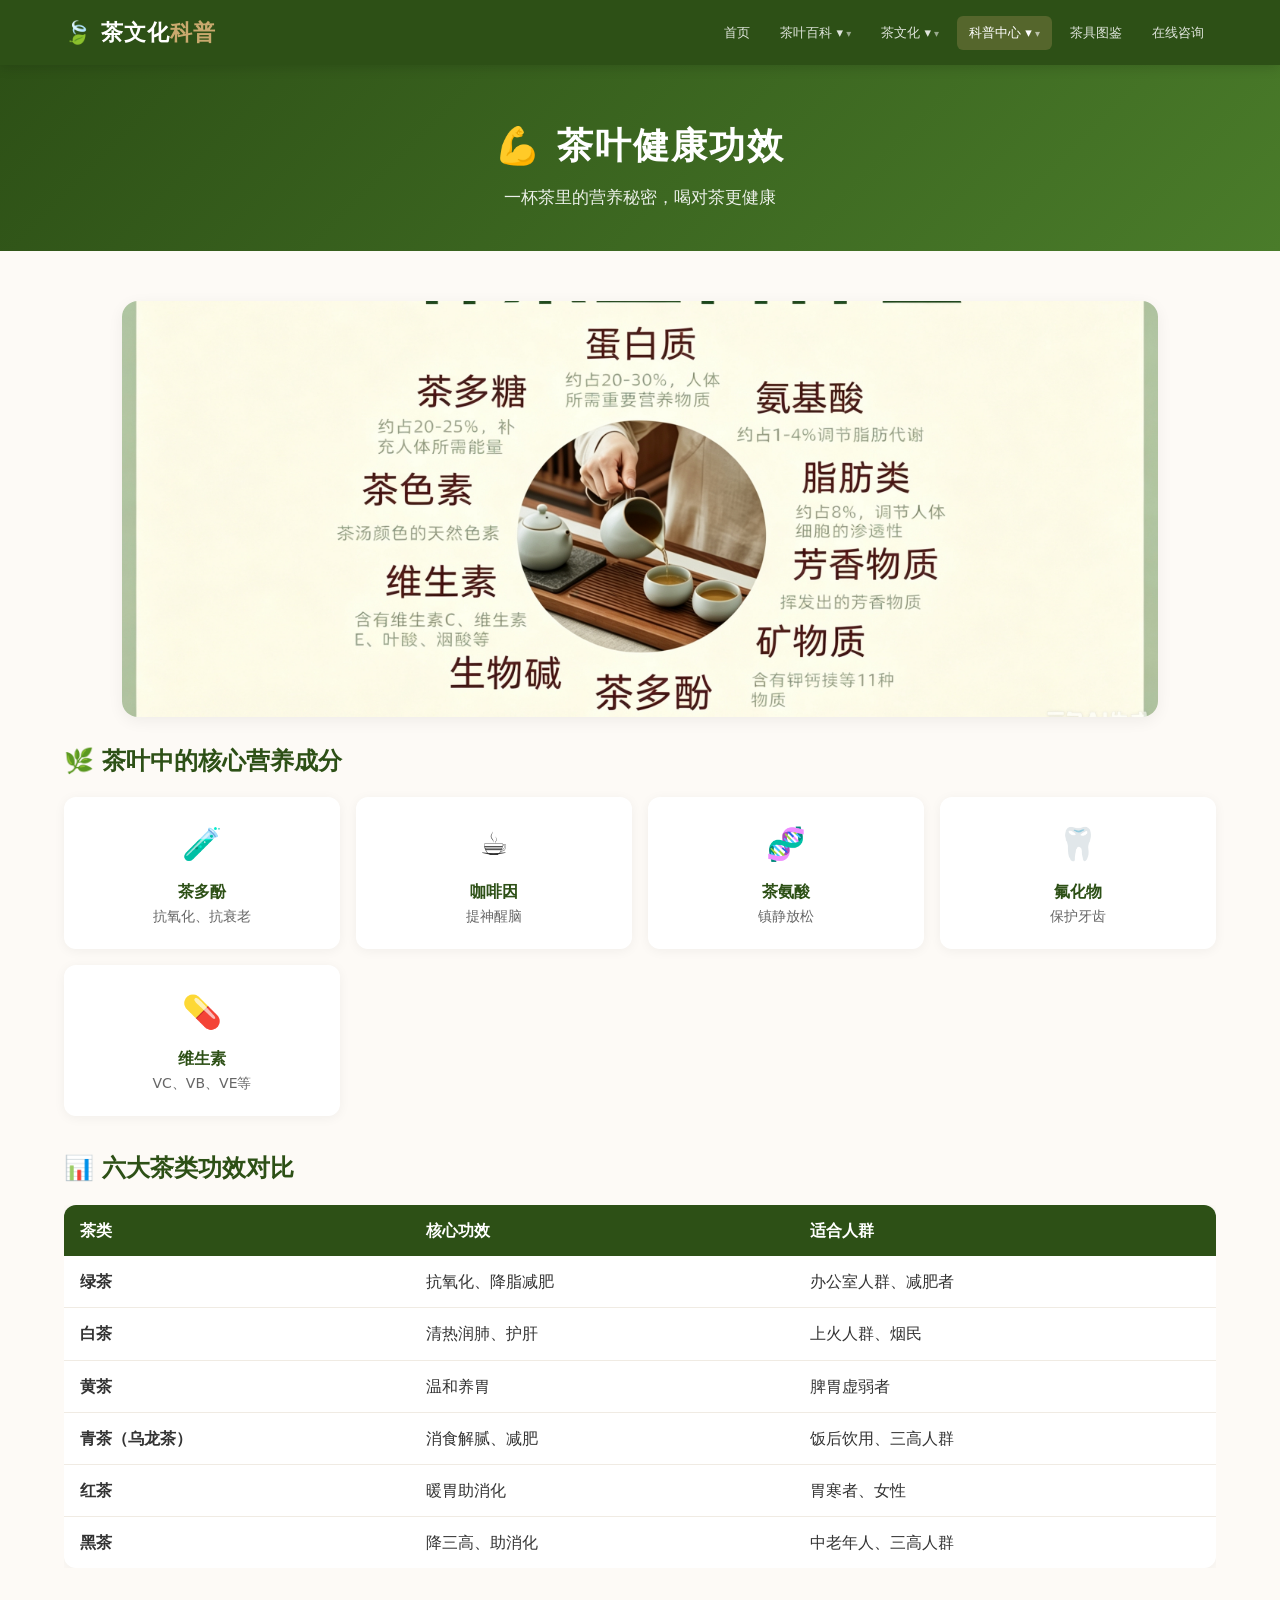
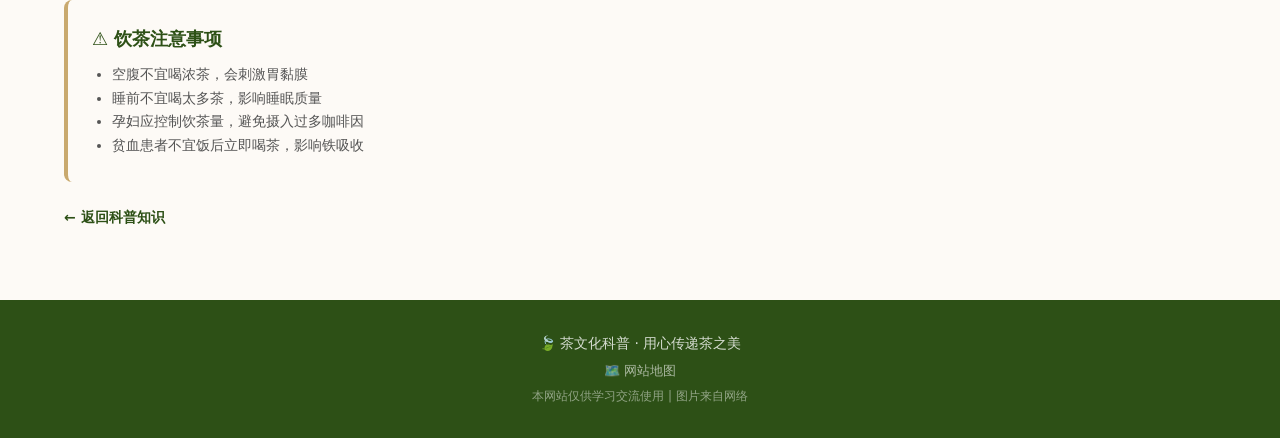
<file: tea-benefits.html>
<!DOCTYPE html>
<html lang="zh-CN">
<head>
    <meta charset="UTF-8" />
    <meta name="viewport" content="width=device-width, initial-scale=1.0" />
    <title>茶叶健康功效 - 茶文化科普</title>
    <link rel="stylesheet" href="css/style.css" />
</head>
<body>

    <header>
        <div class="container nav-container">
            <a href="index.html" class="logo">🍃 茶文化<span>科普</span></a>
            <nav>
                <ul class="nav-menu">
                    <li><a href="index.html">首页</a></li>
                    <li class="has-dropdown">
                        <a href="category.html">茶叶百科 ▾</a>
                        <ul class="dropdown-menu">
                            <li><a href="category.html">茶叶种类</a></li>
                            <li><a href="detail.html?type=green">六大茶类详情</a></li>
                            <li><a href="famous-tea.html">中国名茶榜</a></li>
                            <li><a href="zijin-chancha.html">紫金蝉茶</a></li>
                        </ul>
                    </li>
                    <li class="has-dropdown">
                        <a href="history.html">茶文化 ▾</a>
                        <ul class="dropdown-menu">
                            <li><a href="history.html">茶的历史</a></li>
                            <li><a href="tea-culture.html">茶道与哲学</a></li>
                            <li><a href="etiquette.html">茶的礼仪</a></li>
                        </ul>
                    </li>
                    <li class="has-dropdown">
                        <a href="knowledge.html" class="active">科普中心 ▾</a>
                        <ul class="dropdown-menu">
                            <li><a href="knowledge.html">科普知识</a></li>
                            <li><a href="tea-benefits.html" class="active">茶叶健康功效</a></li>
                            <li><a href="brewing-guide.html">冲泡指南</a></li>
                        </ul>
                    </li>
                    <li><a href="teaware.html">茶具图鉴</a></li>
                    <li><a href="consult.html">在线咨询</a></li>
                </ul>
            </nav>
        </div>
    </header>

    <main>
        <section class="page-header">
            <div class="container">
                <h1>💪 茶叶健康功效</h1>
                <p>一杯茶里的营养秘密，喝对茶更健康</p>
            </div>
        </section>

        <section class="section">
            <div class="container">
                <img class="knowledge-hero-img" src="./img/jiankanggongxiao.jpg" alt="茶与健康" />

                <h2 style="font-size:24px; color:#2d5016; margin-bottom:16px;">🌿 茶叶中的核心营养成分</h2>
                <div style="display:grid; grid-template-columns:repeat(auto-fill, minmax(220px,1fr)); gap:16px; margin-bottom:32px;">
                    <div style="background:#fff; padding:20px; border-radius:12px; box-shadow:0 2px 12px rgba(0,0,0,0.05); text-align:center;">
                        <div style="font-size:32px; margin-bottom:6px;">🧪</div>
                        <h4 style="color:#2d5016;">茶多酚</h4>
                        <p style="font-size:14px; color:#666;">抗氧化、抗衰老</p>
                    </div>
                    <div style="background:#fff; padding:20px; border-radius:12px; box-shadow:0 2px 12px rgba(0,0,0,0.05); text-align:center;">
                        <div style="font-size:32px; margin-bottom:6px;">☕</div>
                        <h4 style="color:#2d5016;">咖啡因</h4>
                        <p style="font-size:14px; color:#666;">提神醒脑</p>
                    </div>
                    <div style="background:#fff; padding:20px; border-radius:12px; box-shadow:0 2px 12px rgba(0,0,0,0.05); text-align:center;">
                        <div style="font-size:32px; margin-bottom:6px;">🧬</div>
                        <h4 style="color:#2d5016;">茶氨酸</h4>
                        <p style="font-size:14px; color:#666;">镇静放松</p>
                    </div>
                    <div style="background:#fff; padding:20px; border-radius:12px; box-shadow:0 2px 12px rgba(0,0,0,0.05); text-align:center;">
                        <div style="font-size:32px; margin-bottom:6px;">🦷</div>
                        <h4 style="color:#2d5016;">氟化物</h4>
                        <p style="font-size:14px; color:#666;">保护牙齿</p>
                    </div>
                    <div style="background:#fff; padding:20px; border-radius:12px; box-shadow:0 2px 12px rgba(0,0,0,0.05); text-align:center;">
                        <div style="font-size:32px; margin-bottom:6px;">💊</div>
                        <h4 style="color:#2d5016;">维生素</h4>
                        <p style="font-size:14px; color:#666;">VC、VB、VE等</p>
                    </div>
                </div>

                <h2 style="font-size:24px; color:#2d5016; margin:32px 0 16px;">📊 六大茶类功效对比</h2>
                <div style="overflow-x:auto;">
                    <table style="width:100%; border-collapse:collapse; background:#fff; border-radius:12px; overflow:hidden; box-shadow:0 2px 12px rgba(0,0,0,0.05);">
                        <thead>
                            <tr style="background:#2d5016; color:#fff;">
                                <th style="padding:12px 16px; text-align:left;">茶类</th>
                                <th style="padding:12px 16px; text-align:left;">核心功效</th>
                                <th style="padding:12px 16px; text-align:left;">适合人群</th>
                            </tr>
                        </thead>
                        <tbody>
                            <tr style="border-bottom:1px solid #f0ebe3;"><td style="padding:12px 16px; font-weight:600;">绿茶</td><td style="padding:12px 16px;">抗氧化、降脂减肥</td><td style="padding:12px 16px;">办公室人群、减肥者</td></tr>
                            <tr style="border-bottom:1px solid #f0ebe3;"><td style="padding:12px 16px; font-weight:600;">白茶</td><td style="padding:12px 16px;">清热润肺、护肝</td><td style="padding:12px 16px;">上火人群、烟民</td></tr>
                            <tr style="border-bottom:1px solid #f0ebe3;"><td style="padding:12px 16px; font-weight:600;">黄茶</td><td style="padding:12px 16px;">温和养胃</td><td style="padding:12px 16px;">脾胃虚弱者</td></tr>
                            <tr style="border-bottom:1px solid #f0ebe3;"><td style="padding:12px 16px; font-weight:600;">青茶（乌龙茶）</td><td style="padding:12px 16px;">消食解腻、减肥</td><td style="padding:12px 16px;">饭后饮用、三高人群</td></tr>
                            <tr style="border-bottom:1px solid #f0ebe3;"><td style="padding:12px 16px; font-weight:600;">红茶</td><td style="padding:12px 16px;">暖胃助消化</td><td style="padding:12px 16px;">胃寒者、女性</td></tr>
                            <tr><td style="padding:12px 16px; font-weight:600;">黑茶</td><td style="padding:12px 16px;">降三高、助消化</td><td style="padding:12px 16px;">中老年人、三高人群</td></tr>
                        </tbody>
                    </table>
                </div>

                <div style="margin-top:32px; padding:24px; background:#fdfaf6; border-left:4px solid #c9a96e; border-radius:8px;">
                    <h3 style="color:#2d5016; font-size:18px;">⚠️ 饮茶注意事项</h3>
                    <ul style="color:#555; font-size:14px; padding-left:20px; margin-top:8px;">
                        <li>空腹不宜喝浓茶，会刺激胃黏膜</li>
                        <li>睡前不宜喝太多茶，影响睡眠质量</li>
                        <li>孕妇应控制饮茶量，避免摄入过多咖啡因</li>
                        <li>贫血患者不宜饭后立即喝茶，影响铁吸收</li>
                    </ul>
                </div>

                <p style="margin-top:24px; color:#888; font-size:14px;">
                    <a href="knowledge.html" style="color:#2d5016; font-weight:600;">← 返回科普知识</a>
                </p>
            </div>
        </section>
    </main>

    <footer>
    <div class="container">
        <p>🍃 茶文化科普 · 用心传递茶之美</p>
        <p style="font-size:13px; margin-top:4px;">
            <a href="sitemap.html" style="color:rgba(255,255,255,0.6);">🗺️ 网站地图</a>
        </p>
        <p class="footer-small">本网站仅供学习交流使用 | 图片来自网络</p>
    </div>
    </footer>

    <script>
        window.addEventListener('scroll', function() {
            const header = document.querySelector('header');
            if (window.scrollY > 50) { header.classList.add('scrolled'); }
            else { header.classList.remove('scrolled'); }
        });
    </script>
</body>
</html>
</file>
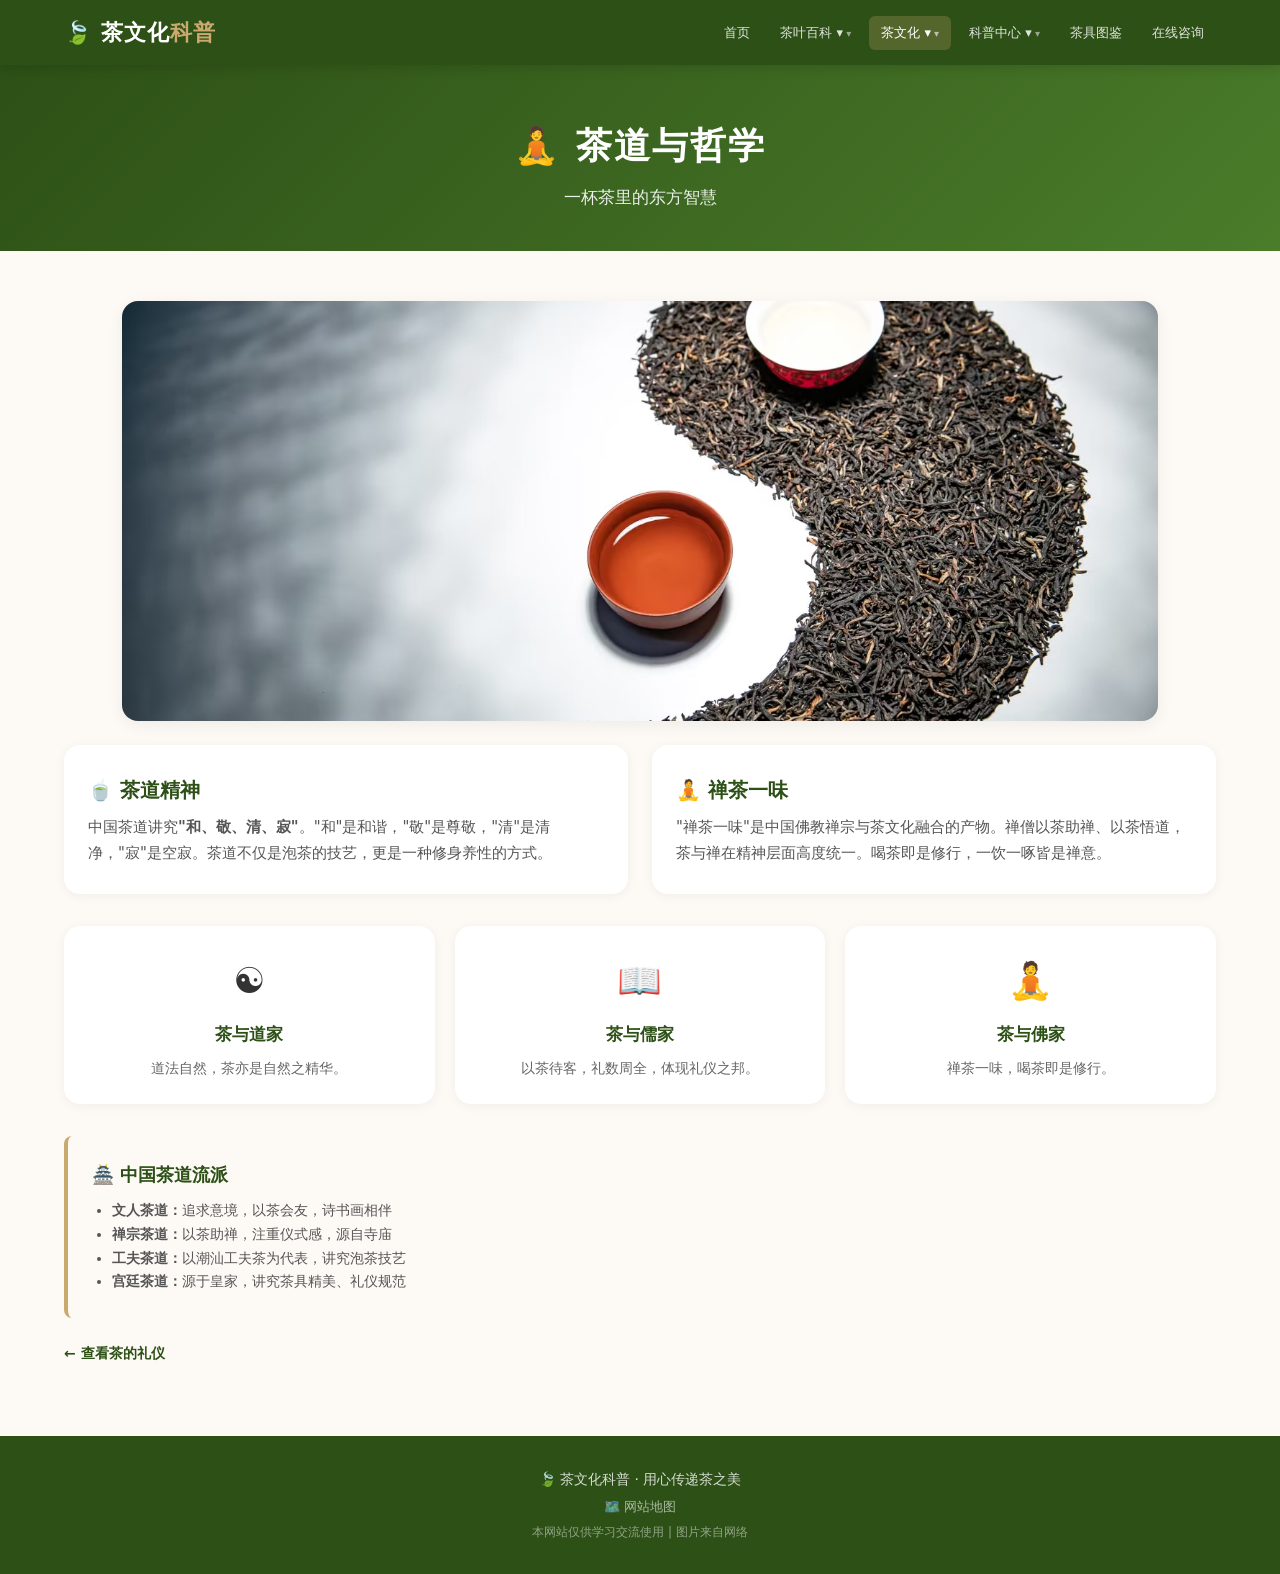
<file: tea-culture.html>
<!DOCTYPE html>
<html lang="zh-CN">
<head>
    <meta charset="UTF-8" />
    <meta name="viewport" content="width=device-width, initial-scale=1.0" />
    <title>茶道与哲学 - 茶文化科普</title>
    <link rel="stylesheet" href="css/style.css" />
</head>
<body>

    <header>
        <div class="container nav-container">
            <a href="index.html" class="logo">🍃 茶文化<span>科普</span></a>
            <nav>
                <ul class="nav-menu">
                    <li><a href="index.html">首页</a></li>
                    <li class="has-dropdown">
                        <a href="category.html">茶叶百科 ▾</a>
                        <ul class="dropdown-menu">
                            <li><a href="category.html">茶叶种类</a></li>
                            <li><a href="detail.html?type=green">六大茶类详情</a></li>
                            <li><a href="famous-tea.html">中国名茶榜</a></li>
                            <li><a href="zijin-chancha.html">紫金蝉茶</a></li>
                        </ul>
                    </li>
                    <li class="has-dropdown">
                        <a href="history.html" class="active">茶文化 ▾</a>
                        <ul class="dropdown-menu">
                            <li><a href="history.html">茶的历史</a></li>
                            <li><a href="tea-culture.html" class="active">茶道与哲学</a></li>
                            <li><a href="etiquette.html">茶的礼仪</a></li>
                        </ul>
                    </li>
                    <li class="has-dropdown">
                        <a href="knowledge.html">科普中心 ▾</a>
                        <ul class="dropdown-menu">
                            <li><a href="knowledge.html">科普知识</a></li>
                            <li><a href="tea-benefits.html">茶叶健康功效</a></li>
                            <li><a href="brewing-guide.html">冲泡指南</a></li>
                        </ul>
                    </li>
                    <li><a href="teaware.html">茶具图鉴</a></li>
                    <li><a href="consult.html">在线咨询</a></li>
                </ul>
            </nav>
        </div>
    </header>

    <main>
        <section class="page-header">
            <div class="container">
                <h1>🧘 茶道与哲学</h1>
                <p>一杯茶里的东方智慧</p>
            </div>
        </section>

        <section class="section">
            <div class="container">
                <img class="knowledge-hero-img" src="./img/chadao.jpg" alt="茶道" />

                <div style="display:grid; grid-template-columns:1fr 1fr; gap:24px; margin-bottom:32px;">
                    <div style="background:#fff; padding:28px 24px; border-radius:16px; box-shadow:0 2px 12px rgba(0,0,0,0.05);">
                        <h3 style="color:#2d5016; font-size:20px;">🍵 茶道精神</h3>
                        <p style="color:#555; font-size:15px; margin-top:8px;">中国茶道讲究<strong>"和、敬、清、寂"</strong>。"和"是和谐，"敬"是尊敬，"清"是清净，"寂"是空寂。茶道不仅是泡茶的技艺，更是一种修身养性的方式。</p>
                    </div>
                    <div style="background:#fff; padding:28px 24px; border-radius:16px; box-shadow:0 2px 12px rgba(0,0,0,0.05);">
                        <h3 style="color:#2d5016; font-size:20px;">🧘 禅茶一味</h3>
                        <p style="color:#555; font-size:15px; margin-top:8px;">"禅茶一味"是中国佛教禅宗与茶文化融合的产物。禅僧以茶助禅、以茶悟道，茶与禅在精神层面高度统一。喝茶即是修行，一饮一啄皆是禅意。</p>
                    </div>
                </div>

                <div style="display:grid; grid-template-columns:1fr 1fr 1fr; gap:20px; margin-bottom:32px;">
                    <div style="background:#fff; padding:24px 20px; border-radius:16px; box-shadow:0 2px 12px rgba(0,0,0,0.05); text-align:center;">
                        <div style="font-size:36px;">☯️</div>
                        <h4 style="color:#2d5016; font-size:17px; margin:8px 0;">茶与道家</h4>
                        <p style="font-size:14px; color:#666;">道法自然，茶亦是自然之精华。</p>
                    </div>
                    <div style="background:#fff; padding:24px 20px; border-radius:16px; box-shadow:0 2px 12px rgba(0,0,0,0.05); text-align:center;">
                        <div style="font-size:36px;">📖</div>
                        <h4 style="color:#2d5016; font-size:17px; margin:8px 0;">茶与儒家</h4>
                        <p style="font-size:14px; color:#666;">以茶待客，礼数周全，体现礼仪之邦。</p>
                    </div>
                    <div style="background:#fff; padding:24px 20px; border-radius:16px; box-shadow:0 2px 12px rgba(0,0,0,0.05); text-align:center;">
                        <div style="font-size:36px;">🧘</div>
                        <h4 style="color:#2d5016; font-size:17px; margin:8px 0;">茶与佛家</h4>
                        <p style="font-size:14px; color:#666;">禅茶一味，喝茶即是修行。</p>
                    </div>
                </div>

                <div style="padding:24px; background:#fdfaf6; border-left:4px solid #c9a96e; border-radius:8px;">
                    <h3 style="color:#2d5016; font-size:18px;">🏯 中国茶道流派</h3>
                    <ul style="color:#555; font-size:14px; padding-left:20px; margin-top:8px;">
                        <li><strong>文人茶道：</strong>追求意境，以茶会友，诗书画相伴</li>
                        <li><strong>禅宗茶道：</strong>以茶助禅，注重仪式感，源自寺庙</li>
                        <li><strong>工夫茶道：</strong>以潮汕工夫茶为代表，讲究泡茶技艺</li>
                        <li><strong>宫廷茶道：</strong>源于皇家，讲究茶具精美、礼仪规范</li>
                    </ul>
                </div>

                <p style="margin-top:24px; color:#888; font-size:14px;">
                    <a href="etiquette.html" style="color:#2d5016; font-weight:600;">← 查看茶的礼仪</a>
                </p>
            </div>
        </section>
    </main>

   <footer>
    <div class="container">
        <p>🍃 茶文化科普 · 用心传递茶之美</p>
        <p style="font-size:13px; margin-top:4px;">
            <a href="sitemap.html" style="color:rgba(255,255,255,0.6);">🗺️ 网站地图</a>
        </p>
        <p class="footer-small">本网站仅供学习交流使用 | 图片来自网络</p>
    </div>
    </footer>

    <script>
        window.addEventListener('scroll', function() {
            const header = document.querySelector('header');
            if (window.scrollY > 50) { header.classList.add('scrolled'); }
            else { header.classList.remove('scrolled'); }
        });
    </script>
</body>
</html>
</file>
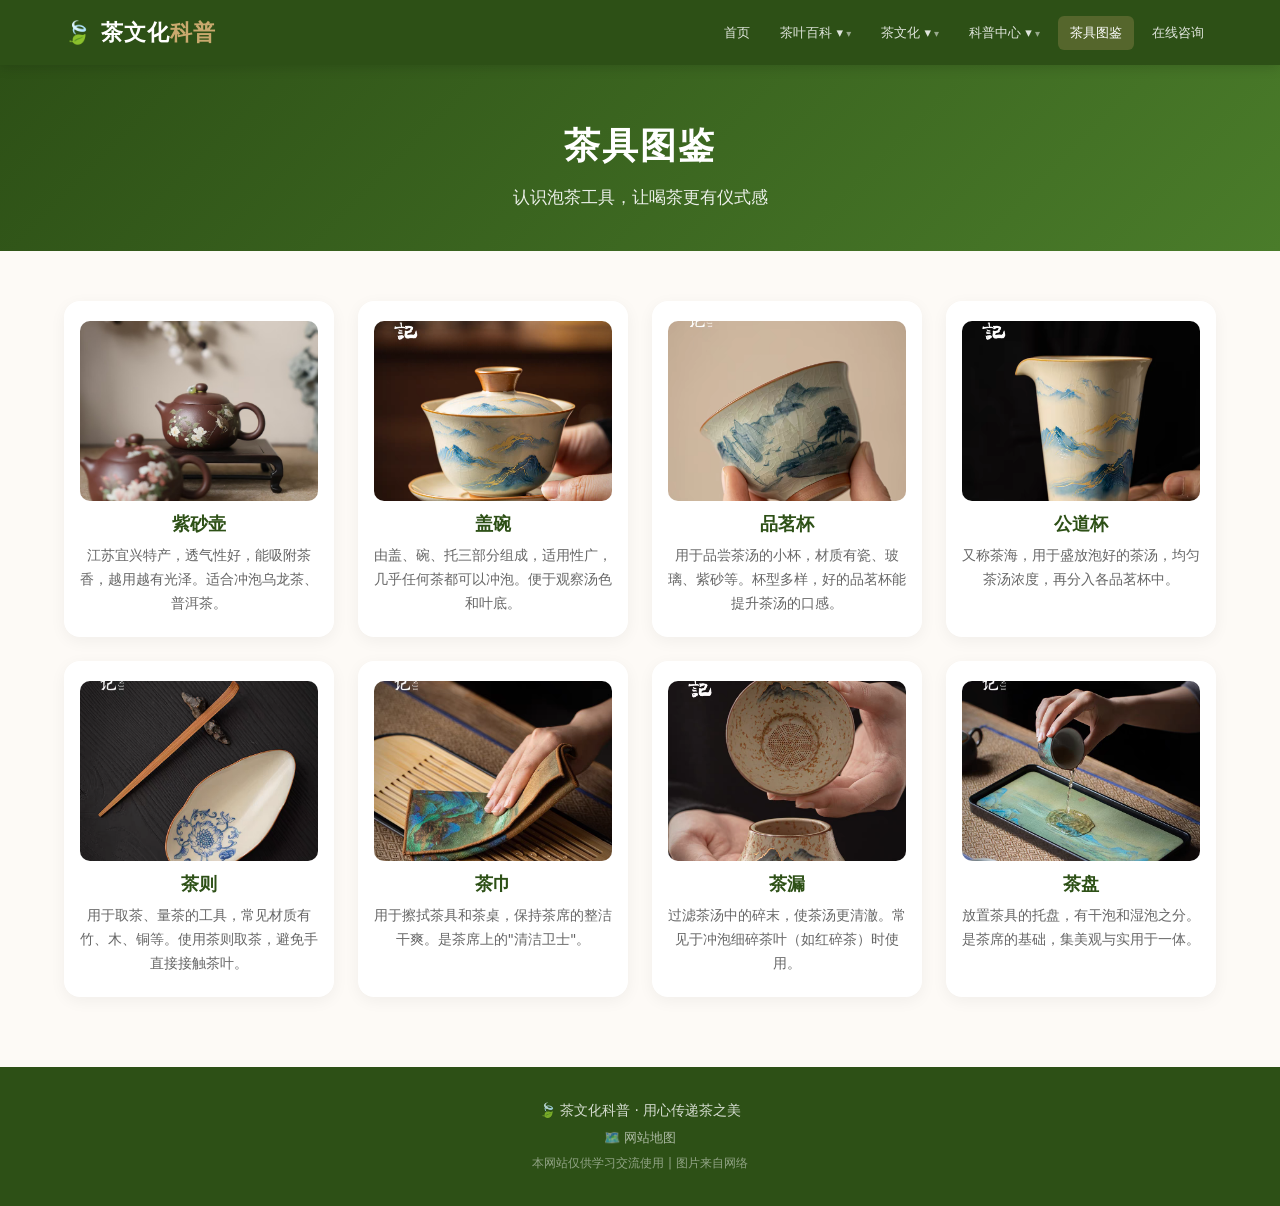
<file: teaware.html>
<!DOCTYPE html>
<html lang="zh-CN">
<head>
    <meta charset="UTF-8" />
    <meta name="viewport" content="width=device-width, initial-scale=1.0" />
    <title>茶具图鉴 - 茶文化科普</title>
    <link rel="stylesheet" href="css/style.css" />
</head>
<body>

    <header>
        <div class="container nav-container">
            <a href="index.html" class="logo">🍃 茶文化<span>科普</span></a>
            <nav>
                <ul class="nav-menu">
                    <li><a href="index.html">首页</a></li>
                    <li class="has-dropdown">
                        <a href="category.html">茶叶百科 ▾</a>
                        <ul class="dropdown-menu">
                            <li><a href="category.html">茶叶种类</a></li>
                            <li><a href="detail.html?type=green">六大茶类详情</a></li>
                            <li><a href="famous-tea.html">中国名茶榜</a></li>
                            <li><a href="zijin-chancha.html">紫金蝉茶</a></li>
                        </ul>
                    </li>
                    <li class="has-dropdown">
                        <a href="history.html">茶文化 ▾</a>
                        <ul class="dropdown-menu">
                            <li><a href="history.html">茶的历史</a></li>
                            <li><a href="tea-culture.html">茶道与哲学</a></li>
                            <li><a href="etiquette.html">茶的礼仪</a></li>
                        </ul>
                    </li>
                    <li class="has-dropdown">
                        <a href="knowledge.html">科普中心 ▾</a>
                        <ul class="dropdown-menu">
                            <li><a href="knowledge.html">科普知识</a></li>
                            <li><a href="tea-benefits.html">茶叶健康功效</a></li>
                            <li><a href="brewing-guide.html">冲泡指南</a></li>
                        </ul>
                    </li>
                    <li><a href="teaware.html" class="active">茶具图鉴</a></li>
                    <li><a href="consult.html">在线咨询</a></li>
                </ul>
            </nav>
        </div>
    </header>


    <main>
        <section class="page-header">
            <div class="container">
                <h1>茶具图鉴</h1>
                <p>认识泡茶工具，让喝茶更有仪式感</p>
            </div>
        </section>

        <section class="section">
            <div class="container">
                <div class="teaware-grid">

                    <div class="teaware-item">
                        <img class="teaware-img" 
                             src="./img/zishahu.jpg" 
                             alt="紫砂壶" />
                        <h4>紫砂壶</h4>
                        <p>江苏宜兴特产，透气性好，能吸附茶香，越用越有光泽。适合冲泡乌龙茶、普洱茶。</p>
                    </div>

                    <div class="teaware-item">
                        <img class="teaware-img" 
                             src="./img/gaiwan.png" 
                             alt="盖碗" />
                        <h4>盖碗</h4>
                        <p>由盖、碗、托三部分组成，适用性广，几乎任何茶都可以冲泡。便于观察汤色和叶底。</p>
                    </div>

                    <div class="teaware-item">
                        <img class="teaware-img" 
                             src="./img/pinmingbei.png" 
                             alt="品茗杯" />
                        <h4>品茗杯</h4>
                        <p>用于品尝茶汤的小杯，材质有瓷、玻璃、紫砂等。杯型多样，好的品茗杯能提升茶汤的口感。</p>
                    </div>

                    <div class="teaware-item">
                        <img class="teaware-img" 
                             src="./img/gongdaobei.png" 
                             alt="公道杯" />
                        <h4>公道杯</h4>
                        <p>又称茶海，用于盛放泡好的茶汤，均匀茶汤浓度，再分入各品茗杯中。</p>
                    </div>

                    <div class="teaware-item">
                        <img class="teaware-img" 
                             src="./img/chaze.png" 
                             alt="茶则" />
                        <h4>茶则</h4>
                        <p>用于取茶、量茶的工具，常见材质有竹、木、铜等。使用茶则取茶，避免手直接接触茶叶。</p>
                    </div>

                    <div class="teaware-item">
                        <img class="teaware-img" 
                             src="./img/chajin.png" 
                             alt="茶巾" />
                        <h4>茶巾</h4>
                        <p>用于擦拭茶具和茶桌，保持茶席的整洁干爽。是茶席上的"清洁卫士"。</p>
                    </div>

                    <div class="teaware-item">
                        <img class="teaware-img" 
                             src="./img/chalou.png" 
                             alt="茶漏" />
                        <h4>茶漏</h4>
                        <p>过滤茶汤中的碎末，使茶汤更清澈。常见于冲泡细碎茶叶（如红碎茶）时使用。</p>
                    </div>

                    <div class="teaware-item">
                        <img class="teaware-img" 
                             src="./img/chapan.png" 
                             alt="茶盘" />
                        <h4>茶盘</h4>
                        <p>放置茶具的托盘，有干泡和湿泡之分。是茶席的基础，集美观与实用于一体。</p>
                    </div>

                </div>
            </div>
        </section>
    </main>

    <footer>
    <div class="container">
        <p>🍃 茶文化科普 · 用心传递茶之美</p>
        <p style="font-size:13px; margin-top:4px;">
            <a href="sitemap.html" style="color:rgba(255,255,255,0.6);">🗺️ 网站地图</a>
        </p>
        <p class="footer-small">本网站仅供学习交流使用 | 图片来自网络</p>
    </div>
    </footer>

</body>
</html>
</file>
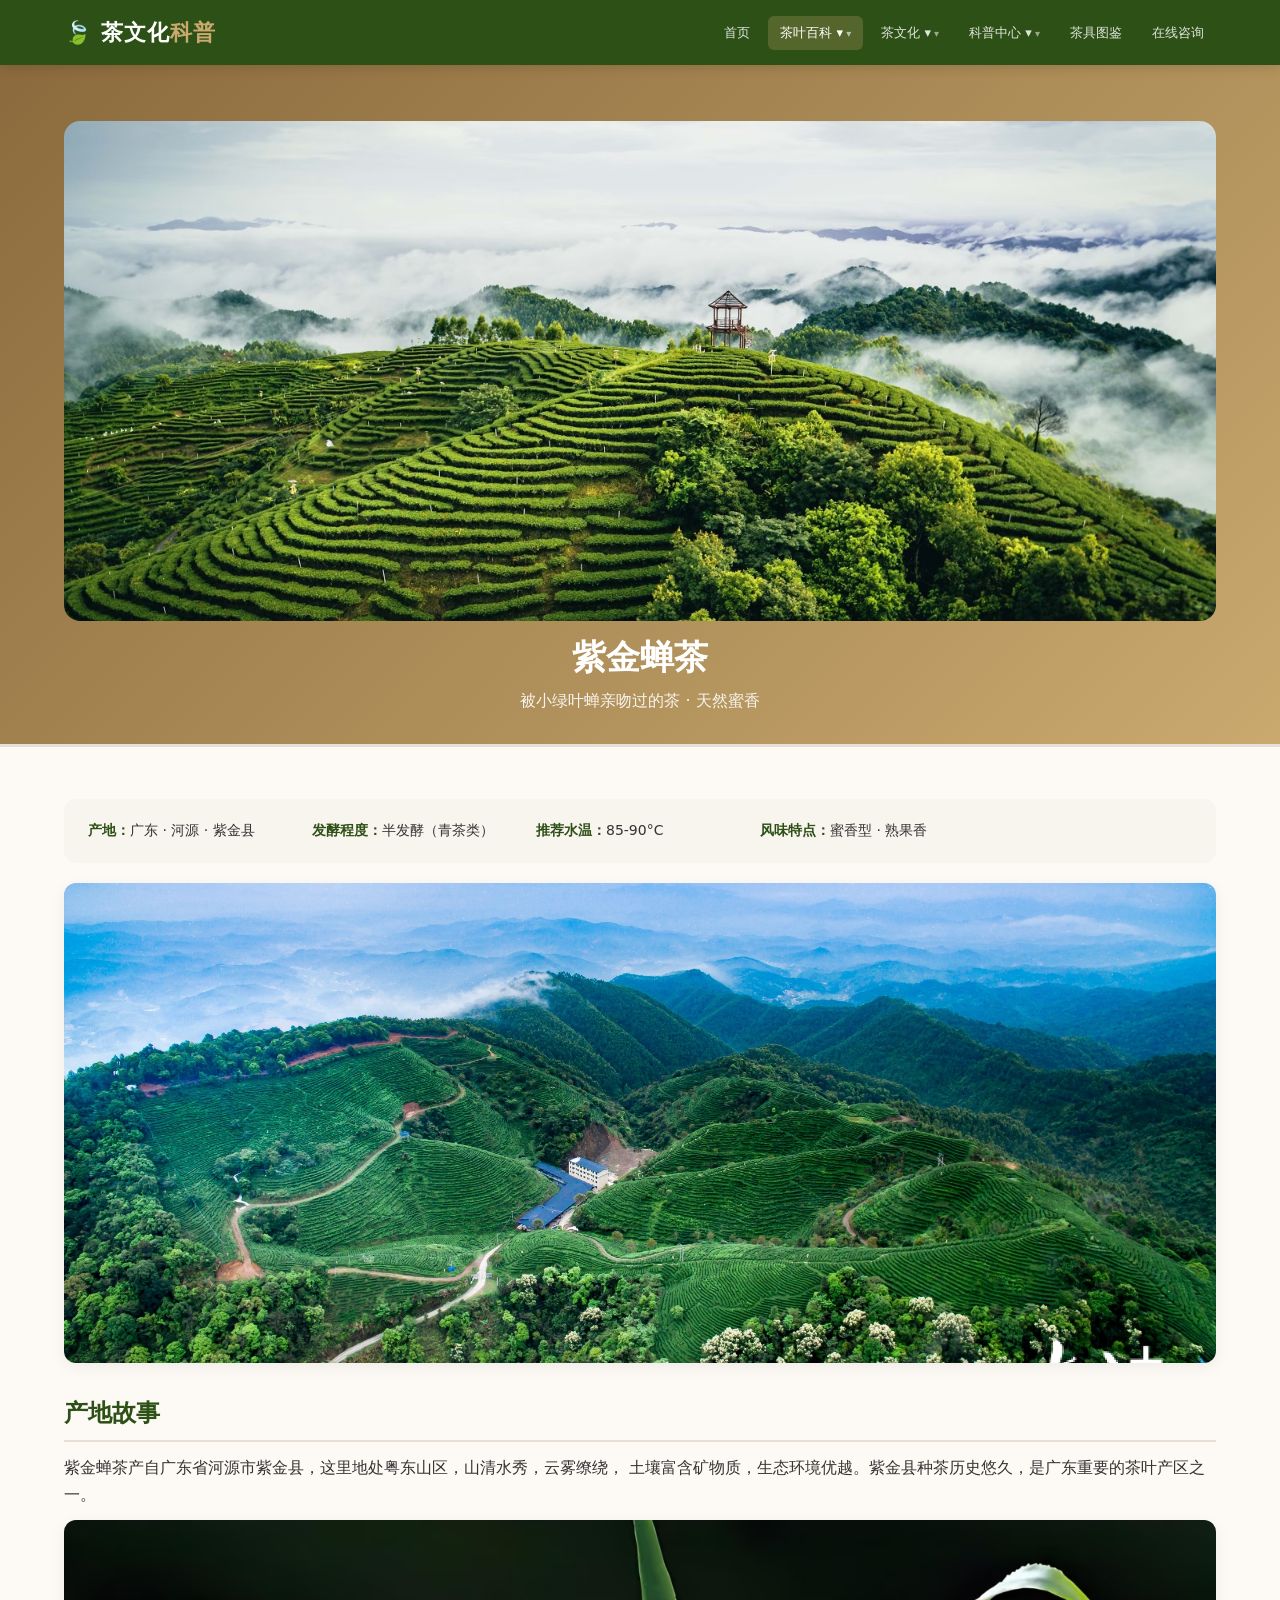
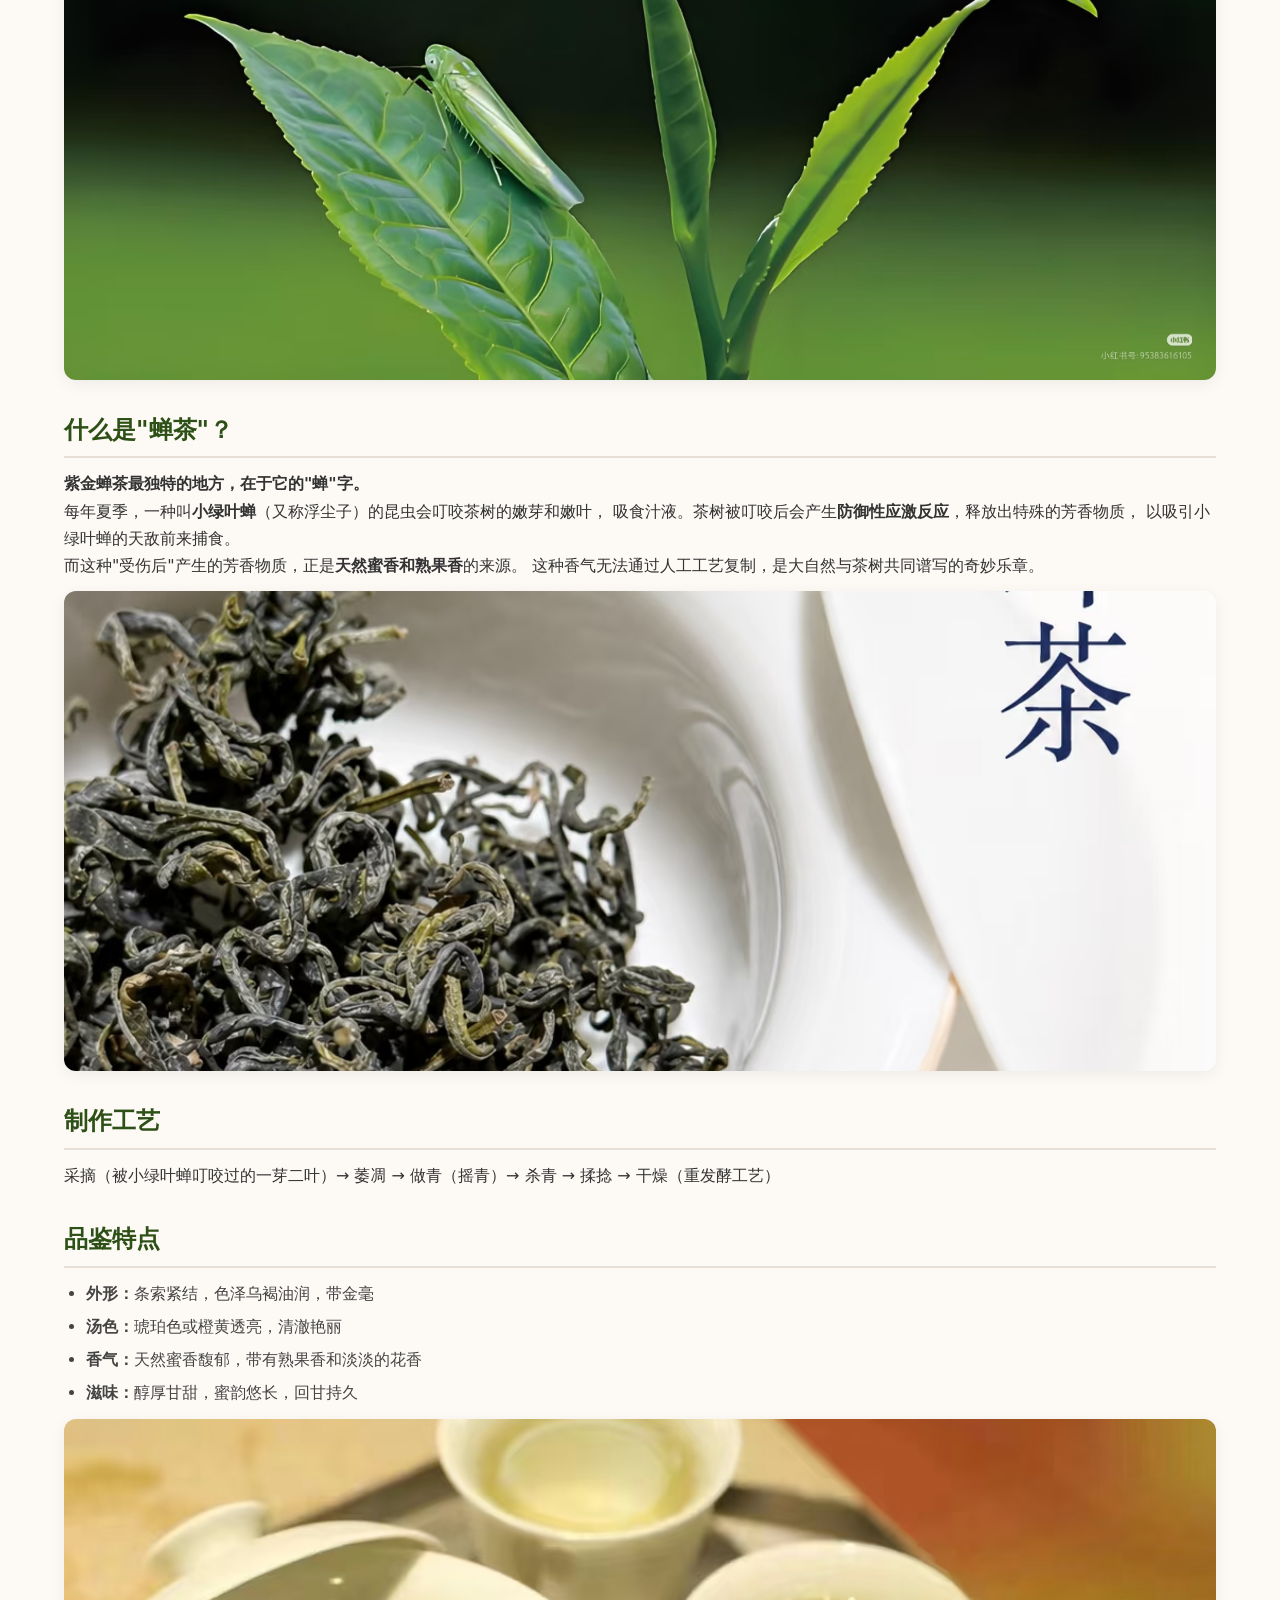
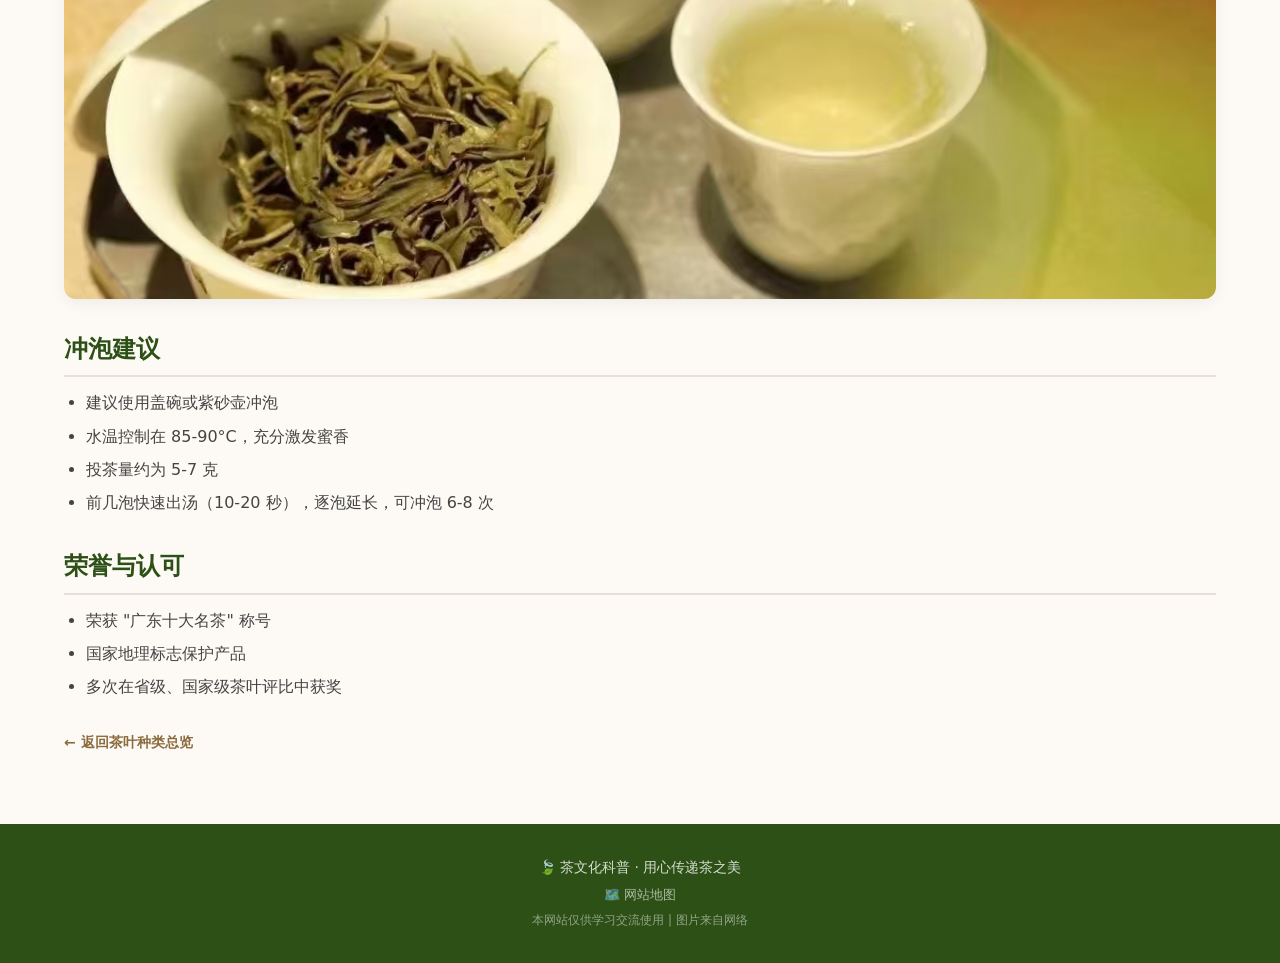
<file: zijin-chancha.html>
<!DOCTYPE html>
<html lang="zh-CN">
<head>
    <meta charset="UTF-8" />
    <meta name="viewport" content="width=device-width, initial-scale=1.0" />
    <title>紫金蝉茶 - 茶文化科普</title>
    <link rel="stylesheet" href="css/style.css" />
</head>
<body>

    <header>
        <div class="container nav-container">
            <a href="index.html" class="logo">🍃 茶文化<span>科普</span></a>
            <nav>
                <ul class="nav-menu">
                    <li><a href="index.html">首页</a></li>
                    <li class="has-dropdown">
                        <a href="category.html" class="active">茶叶百科 ▾</a>
                        <ul class="dropdown-menu">
                            <li><a href="category.html">茶叶种类</a></li>
                            <li><a href="detail.html?type=green">六大茶类详情</a></li>
                            <li><a href="famous-tea.html">中国名茶榜</a></li>
                            <li><a href="zijin-chancha.html" class="active">紫金蝉茶</a></li>
                        </ul>
                    </li>
                    <li class="has-dropdown">
                        <a href="history.html">茶文化 ▾</a>
                        <ul class="dropdown-menu">
                            <li><a href="history.html">茶的历史</a></li>
                            <li><a href="tea-culture.html">茶道与哲学</a></li>
                            <li><a href="etiquette.html">茶的礼仪</a></li>
                        </ul>
                    </li>
                    <li class="has-dropdown">
                        <a href="knowledge.html">科普中心 ▾</a>
                        <ul class="dropdown-menu">
                            <li><a href="knowledge.html">科普知识</a></li>
                            <li><a href="tea-benefits.html">茶叶健康功效</a></li>
                            <li><a href="brewing-guide.html">冲泡指南</a></li>
                        </ul>
                    </li>
                    <li><a href="teaware.html">茶具图鉴</a></li>
                    <li><a href="consult.html">在线咨询</a></li>
                </ul>
            </nav>
        </div>
    </header>


    <main>

        <section class="detail-hero" style="background:linear-gradient(135deg,#8b6b3d,#c9a96e);color:#fff;">
            <div class="container">

                <img class="detail-hero-image" 
                     src="./img/zijinchayuanhuanjing.jpg" 
                     alt="紫金蝉茶茶园" />
                <h1 style="color:#fff;">紫金蝉茶</h1>
                <p class="sub" style="color:rgba(255,255,255,0.9);">被小绿叶蝉亲吻过的茶 · 天然蜜香</p>
            </div>
        </section>

        <section class="detail-body">
            <div class="container">

                <div class="info-grid">
                    <div class="item"><strong>产地：</strong>广东 · 河源 · 紫金县</div>
                    <div class="item"><strong>发酵程度：</strong>半发酵（青茶类）</div>
                    <div class="item"><strong>推荐水温：</strong>85-90°C</div>
                    <div class="item"><strong>风味特点：</strong>蜜香型 · 熟果香</div>
                </div>

                <img class="section-img" 
                     src="./img/chanchatequ.jpg" 
                     alt="紫金茶园风光" />

                <h2>产地故事</h2>
                <p>
                    紫金蝉茶产自广东省河源市紫金县，这里地处粤东山区，山清水秀，云雾缭绕，
                    土壤富含矿物质，生态环境优越。紫金县种茶历史悠久，是广东重要的茶叶产区之一。
                </p>

                <img class="section-img" 
                     src="./img/chanchakepu.jpg" 
                     alt="小绿叶蝉与茶树" />

                <h2>什么是"蝉茶"？</h2>
                <p>
                    <strong>紫金蝉茶最独特的地方，在于它的"蝉"字。</strong>
                </p>
                <p>
                    每年夏季，一种叫<strong>小绿叶蝉</strong>（又称浮尘子）的昆虫会叮咬茶树的嫩芽和嫩叶，
                    吸食汁液。茶树被叮咬后会产生<strong>防御性应激反应</strong>，释放出特殊的芳香物质，
                    以吸引小绿叶蝉的天敌前来捕食。
                </p>
                <p>
                    而这种"受伤后"产生的芳香物质，正是<strong>天然蜜香和熟果香</strong>的来源。
                    这种香气无法通过人工工艺复制，是大自然与茶树共同谱写的奇妙乐章。
                </p>

                <img class="section-img" 
                     src="./img/chanchagancha.jpg" 
                     alt="紫金蝉茶干茶" />

                <h2>制作工艺</h2>
                <p>
                    采摘（被小绿叶蝉叮咬过的一芽二叶）→ 萎凋 → 做青（摇青）→ 杀青 → 揉捻 → 干燥（重发酵工艺）
                </p>

                <h2>品鉴特点</h2>
                <ul>
                    <li><strong>外形：</strong>条索紧结，色泽乌褐油润，带金毫</li>
                    <li><strong>汤色：</strong>琥珀色或橙黄透亮，清澈艳丽</li>
                    <li><strong>香气：</strong>天然蜜香馥郁，带有熟果香和淡淡的花香</li>
                    <li><strong>滋味：</strong>醇厚甘甜，蜜韵悠长，回甘持久</li>
                </ul>

                <img class="section-img" 
                     src="./img/chanchachatang.jpg" 
                     alt="紫金蝉茶茶汤" />

                <h2>冲泡建议</h2>
                <ul>
                    <li>建议使用盖碗或紫砂壶冲泡</li>
                    <li>水温控制在 85-90°C，充分激发蜜香</li>
                    <li>投茶量约为 5-7 克</li>
                    <li>前几泡快速出汤（10-20 秒），逐泡延长，可冲泡 6-8 次</li>
                </ul>

                <h2>荣誉与认可</h2>
                <ul>
                    <li>荣获 "广东十大名茶" 称号</li>
                    <li>国家地理标志保护产品</li>
                    <li>多次在省级、国家级茶叶评比中获奖</li>
                </ul>

                <p style="margin-top:30px;color:#888;font-size:14px;">
                    <a href="category.html" style="color:#8b6b3d;font-weight:600;">← 返回茶叶种类总览</a>
                </p>
            </div>
        </section>
    </main>

    <footer>
    <div class="container">
        <p>🍃 茶文化科普 · 用心传递茶之美</p>
        <p style="font-size:13px; margin-top:4px;">
            <a href="sitemap.html" style="color:rgba(255,255,255,0.6);">🗺️ 网站地图</a>
        </p>
        <p class="footer-small">本网站仅供学习交流使用 | 图片来自网络</p>
    </div>
    </footer>

</body>
</html>
</file>
<file: css/style.css>
* {
    margin: 0;
    padding: 0;
    box-sizing: border-box;
}

body {
    font-family: "PingFang SC", "Microsoft YaHei", system-ui, -apple-system, sans-serif;
    background-color: #fdfaf6;
    color: #333;
    line-height: 1.7;
    animation: fadeInPage 0.8s ease-out;
}

.container {
    max-width: 1200px;
    margin: 0 auto;
    padding: 0 24px;
}

a {
    text-decoration: none;
    color: inherit;
}

img {
    max-width: 100%;
    display: block;
}

@keyframes fadeInPage {
    0% { opacity: 0; transform: translateY(20px); }
    100% { opacity: 1; transform: translateY(0); }
}

@keyframes fadeInUp {
    0% { opacity: 0; transform: translateY(40px); }
    100% { opacity: 1; transform: translateY(0); }
}

.section,
.featured-tea,
.home-intro,
.card-grid .tea-card,
.teaware-grid .teaware-item,
.etiquette-grid .etiquette-item,
.timeline-item {
    animation: fadeInUp 0.7s ease-out both;
}

.card-grid .tea-card:nth-child(1) { animation-delay: 0.05s; }
.card-grid .tea-card:nth-child(2) { animation-delay: 0.10s; }
.card-grid .tea-card:nth-child(3) { animation-delay: 0.15s; }
.card-grid .tea-card:nth-child(4) { animation-delay: 0.20s; }
.card-grid .tea-card:nth-child(5) { animation-delay: 0.25s; }
.card-grid .tea-card:nth-child(6) { animation-delay: 0.30s; }

.teaware-grid .teaware-item:nth-child(1) { animation-delay: 0.05s; }
.teaware-grid .teaware-item:nth-child(2) { animation-delay: 0.10s; }
.teaware-grid .teaware-item:nth-child(3) { animation-delay: 0.15s; }
.teaware-grid .teaware-item:nth-child(4) { animation-delay: 0.20s; }
.teaware-grid .teaware-item:nth-child(5) { animation-delay: 0.25s; }
.teaware-grid .teaware-item:nth-child(6) { animation-delay: 0.30s; }
.teaware-grid .teaware-item:nth-child(7) { animation-delay: 0.35s; }
.teaware-grid .teaware-item:nth-child(8) { animation-delay: 0.40s; }

.etiquette-grid .etiquette-item:nth-child(1) { animation-delay: 0.05s; }
.etiquette-grid .etiquette-item:nth-child(2) { animation-delay: 0.10s; }
.etiquette-grid .etiquette-item:nth-child(3) { animation-delay: 0.15s; }
.etiquette-grid .etiquette-item:nth-child(4) { animation-delay: 0.20s; }
.etiquette-grid .etiquette-item:nth-child(5) { animation-delay: 0.25s; }
.etiquette-grid .etiquette-item:nth-child(6) { animation-delay: 0.30s; }

.timeline-item:nth-child(1) { animation-delay: 0.05s; }
.timeline-item:nth-child(2) { animation-delay: 0.10s; }
.timeline-item:nth-child(3) { animation-delay: 0.15s; }
.timeline-item:nth-child(4) { animation-delay: 0.20s; }
.timeline-item:nth-child(5) { animation-delay: 0.25s; }
.timeline-item:nth-child(6) { animation-delay: 0.30s; }
.timeline-item:nth-child(7) { animation-delay: 0.35s; }
.timeline-item:nth-child(8) { animation-delay: 0.40s; }

header {
    background-color: #2d5016;
    color: #fff;
    padding: 14px 0;
    position: sticky;
    top: 0;
    z-index: 1000;
    box-shadow: 0 2px 12px rgba(0, 0, 0, 0.15);
    transition: background-color 0.4s ease, box-shadow 0.4s ease;
}

header.scrolled {
    background-color: #1f3a0f;
    box-shadow: 0 4px 24px rgba(0, 0, 0, 0.3);
}

.nav-container {
    display: flex;
    justify-content: space-between;
    align-items: center;
    flex-wrap: wrap;
    gap: 8px;
}

.logo {
    font-size: 22px;
    font-weight: 700;
    color: #fff;
    letter-spacing: 1px;
    transition: transform 0.3s ease;
    flex-shrink: 0;
}

.logo:hover {
    transform: scale(1.03);
}

.logo span {
    color: #c9a96e;
}

.nav-menu {
    list-style: none;
    display: flex;
    gap: 6px;
    flex-wrap: wrap;
}

.nav-menu > li {
    position: relative;
}

.nav-menu > li > a {
    color: rgba(255, 255, 255, 0.85);
    font-size: 13px;
    padding: 6px 12px;
    border-radius: 6px;
    transition: 0.3s;
    display: block;
    white-space: nowrap;
}

.nav-menu > li > a:hover,
.nav-menu > li > a.active {
    color: #fff;
    background: rgba(255, 255, 255, 0.12);
}

.nav-menu > li > a.active {
    background: rgba(201, 169, 110, 0.25);
}

.dropdown-menu {
    position: absolute;
    top: 100%;
    left: 50%;
    transform: translateX(-50%) translateY(10px);
    background: #fff;
    min-width: 160px;
    padding: 8px 0;
    border-radius: 12px;
    box-shadow: 0 12px 40px rgba(0, 0, 0, 0.18);
    list-style: none;
    opacity: 0;
    visibility: hidden;
    transition: opacity 0.3s ease, transform 0.3s ease, visibility 0.3s ease;
    z-index: 100;
}

.nav-menu > li:hover .dropdown-menu {
    opacity: 1;
    visibility: visible;
    transform: translateX(-50%) translateY(4px);
}

.dropdown-menu li a {
    display: block;
    padding: 8px 20px;
    color: #333;
    font-size: 13px;
    transition: background 0.2s, color 0.2s;
    white-space: nowrap;
}

.dropdown-menu li a:hover {
    background: #f0ebe3;
    color: #2d5016;
}

.dropdown-menu li a.active {
    background: #f0ebe3;
    color: #2d5016;
    font-weight: 600;
}

.has-dropdown > a::after {
    content: " ▾";
    font-size: 10px;
    opacity: 0.6;
}

@media (max-width: 768px) {
    .nav-container {
        flex-direction: column;
        gap: 6px;
    }
    .nav-menu {
        justify-content: center;
        gap: 4px;
    }
    .nav-menu > li > a {
        font-size: 12px;
        padding: 4px 8px;
    }
    .dropdown-menu {
        position: static;
        transform: none;
        background: rgba(255, 255, 255, 0.08);
        box-shadow: none;
        border-radius: 8px;
        opacity: 1;
        visibility: visible;
        display: none;
        min-width: auto;
        padding: 4px 0;
    }
    .nav-menu > li:hover .dropdown-menu {
        display: block;
    }
    .dropdown-menu li a {
        color: rgba(255, 255, 255, 0.8);
        padding: 6px 16px;
        font-size: 12px;
        text-align: center;
    }
    .dropdown-menu li a:hover {
        background: rgba(255, 255, 255, 0.1);
        color: #fff;
    }
}

@media (max-width: 480px) {
    .nav-menu {
        gap: 2px;
    }
    .nav-menu > li > a {
        font-size: 11px;
        padding: 3px 6px;
    }
    .dropdown-menu li a {
        font-size: 11px;
        padding: 4px 12px;
    }
}

footer {
    background-color: #2d5016;
    color: rgba(255, 255, 255, 0.8);
    text-align: center;
    padding: 32px 0;
    margin-top: 20px;
}

footer p {
    font-size: 14px;
}

.footer-small {
    font-size: 12px;
    opacity: 0.6;
    margin-top: 4px;
}

.page-header {
    background: linear-gradient(135deg, #2d5016 0%, #4a7c2a 100%);
    color: #fff;
    padding: 50px 0 40px;
    text-align: center;
}

.page-header h1 {
    font-size: 36px;
    font-weight: 700;
    letter-spacing: 2px;
}

.page-header p {
    font-size: 17px;
    opacity: 0.9;
    margin-top: 6px;
}

.section {
    padding: 50px 0;
}

.section-title {
    font-size: 30px;
    text-align: center;
    color: #2d5016;
    letter-spacing: 1px;
    margin-bottom: 6px;
}

.section-subtitle {
    text-align: center;
    color: #888;
    margin-bottom: 32px;
    font-size: 15px;
}

.card-grid {
    display: grid;
    grid-template-columns: repeat(auto-fill, minmax(260px, 1fr));
    gap: 26px;
}

.tea-card {
    background: #fff;
    border-radius: 16px;
    overflow: hidden;
    box-shadow: 0 4px 16px rgba(0, 0, 0, 0.06);
    cursor: pointer;
    transition: transform 0.35s cubic-bezier(0.34, 1.56, 0.64, 1), box-shadow 0.35s ease;
}

.tea-card:hover {
    transform: translateY(-10px) scale(1.01);
    box-shadow: 0 20px 48px rgba(45, 80, 22, 0.18);
}

.tea-card img {
    width: 100%;
    height: 240px;
    object-fit: cover;
    transition: transform 0.6s ease;
}

.tea-card:hover img {
    transform: scale(1.05);
}

.tea-card-body {
    padding: 16px 18px 20px;
}

.tea-card-body h3 {
    font-size: 20px;
    color: #2d5016;
    margin: 4px 0 6px;
}

.tea-card-body p {
    font-size: 14px;
    color: #555;
    line-height: 1.6;
}

.badge {
    display: inline-block;
    font-size: 12px;
    font-weight: 600;
    padding: 2px 14px;
    border-radius: 20px;
    letter-spacing: 0.3px;
    transition: transform 0.3s ease;
}

.tea-card:hover .badge {
    transform: scale(1.05);
}

.badge.green { background: #d4edda; color: #155724; }
.badge.white-tea { background: #f0ece1; color: #7a6b4f; }
.badge.yellow-tea { background: #fff3cd; color: #856404; }
.badge.oolong { background: #fde6d0; color: #8b5a2b; }
.badge.black-tea { background: #f8d7da; color: #721c24; }
.badge.dark-tea { background: #d6d8db; color: #383d41; }

.hint {
    font-size: 13px;
    color: #b8860b;
    margin-top: 4px;
    font-style: italic;
}

.featured-tea {
    background: linear-gradient(to right, #f8f4ee, #fdfaf6);
    padding: 10px 0 50px;
}

.featured-card {
    display: flex;
    flex-wrap: wrap;
    background: #fff;
    border-radius: 20px;
    overflow: hidden;
    box-shadow: 0 8px 32px rgba(45, 80, 22, 0.10);
    transition: box-shadow 0.4s ease, transform 0.4s cubic-bezier(0.34, 1.56, 0.64, 1);
    cursor: pointer;
}

.featured-card:hover {
    box-shadow: 0 16px 56px rgba(45, 80, 22, 0.20);
    transform: translateY(-4px);
}

.featured-image {
    flex: 1 1 44%;
    position: relative;
    min-height: 340px;
    overflow: hidden;
}

.featured-image img {
    width: 100%;
    height: 100%;
    object-fit: cover;
    transition: transform 0.7s ease;
}

.featured-card:hover .featured-image img {
    transform: scale(1.06);
}

.featured-badge {
    position: absolute;
    top: 16px;
    left: 16px;
    background: #c9a96e;
    color: #fff;
    font-weight: 700;
    font-size: 13px;
    padding: 5px 16px;
    border-radius: 30px;
    letter-spacing: 0.5px;
    box-shadow: 0 2px 8px rgba(0, 0, 0, 0.12);
    transition: transform 0.3s ease;
}

.featured-card:hover .featured-badge {
    transform: scale(1.05) rotate(-2deg);
}

.featured-content {
    flex: 1 1 44%;
    padding: 36px 32px;
    display: flex;
    flex-direction: column;
    justify-content: center;
}

.featured-content h2 {
    font-size: 32px;
    color: #2d5016;
    margin-bottom: 10px;
}

.featured-desc {
    font-size: 16px;
    color: #444;
    line-height: 1.8;
    margin-bottom: 14px;
}

.featured-tags {
    display: flex;
    flex-wrap: wrap;
    gap: 10px;
    margin-bottom: 18px;
}

.featured-tags span {
    background: #f0ebe3;
    color: #5a4a3a;
    font-size: 13px;
    padding: 3px 14px;
    border-radius: 30px;
    transition: background 0.3s ease, transform 0.3s ease;
}

.featured-card:hover .featured-tags span {
    background: #e8ddd0;
    transform: translateY(-2px);
}

.btn {
    display: inline-block;
    background: #2d5016;
    color: #fff;
    padding: 9px 26px;
    border-radius: 40px;
    font-weight: 600;
    font-size: 14px;
    transition: background 0.3s ease, transform 0.3s ease, box-shadow 0.3s ease;
    align-self: flex-start;
    border: none;
    cursor: pointer;
}

.btn:hover {
    background: #4a7c2a;
    transform: translateY(-2px);
    box-shadow: 0 6px 20px rgba(45, 80, 22, 0.25);
}

.btn:active {
    transform: scale(0.96);
}

.detail-hero {
    padding: 40px 0 30px;
    background: #f8f4ee;
    border-bottom: 3px solid #e8e0d6;
}

.detail-hero h1 {
    font-size: 34px;
    color: #2d5016;
    text-align: center;
}

.detail-hero .sub {
    font-size: 16px;
    color: #666;
    text-align: center;
}

.detail-body {
    padding: 40px 0 50px;
}

.detail-body h2 {
    font-size: 24px;
    color: #2d5016;
    margin: 30px 0 12px;
    padding-bottom: 6px;
    border-bottom: 2px solid #e8e0d6;
    transition: color 0.3s ease;
}

.detail-body h2:hover {
    color: #4a7c2a;
}

.detail-body ul,
.detail-body ol {
    padding-left: 22px;
    color: #444;
}

.detail-body li {
    margin-bottom: 6px;
}

.detail-body .info-grid {
    display: grid;
    grid-template-columns: repeat(auto-fill, minmax(200px, 1fr));
    gap: 16px;
    background: #f8f4ee;
    padding: 20px 24px;
    border-radius: 12px;
    margin: 12px 0 20px;
}

.detail-body .info-grid .item {
    font-size: 14px;
}
.detail-body .info-grid .item strong {
    color: #2d5016;
}

.detail-hero-image {
    display: block;
    width: 100%;
    height: 500px;
    object-fit: cover;
    border-radius: 16px;
    margin: 16px auto 8px auto;
    transition: transform 0.5s ease, box-shadow 0.5s ease;
}

.detail-hero-image:hover {
    transform: scale(1.01);
    box-shadow: 0 8px 32px rgba(0,0,0,0.12);
}

.detail-body .section-img {
    display: block;
    width: 100%;
    max-height: 480px;
    object-fit: cover;
    border-radius: 12px;
    margin: 12px auto 20px auto;
    box-shadow: 0 4px 16px rgba(0,0,0,0.06);
    transition: transform 0.5s ease, box-shadow 0.5s ease;
}

.detail-body .section-img:hover {
    transform: scale(1.01);
    box-shadow: 0 8px 32px rgba(0,0,0,0.12);
}

/* ===== 时间线 ===== */
.timeline {
    position: relative;
    padding-left: 40px;
    border-left: 4px solid #c9a96e;
}

.timeline-item {
    margin-bottom: 36px;
    padding-left: 20px;
    transition: transform 0.3s ease;
}

.timeline-item:hover {
    transform: translateX(6px);
}

.timeline-item .year {
    font-size: 22px;
    font-weight: 700;
    color: #2d5016;
}

.timeline-item .title {
    font-size: 18px;
    font-weight: 600;
    color: #444;
    margin: 2px 0 4px;
}

.timeline-item p {
    color: #555;
    font-size: 15px;
}

.timeline-item img {
    display: block;
    width: 100%;
    height: 420px;
    object-fit: cover;
    border-radius: 10px;
    margin: 8px auto 0 auto;
    box-shadow: 0 2px 12px rgba(0,0,0,0.08);
    transition: transform 0.5s ease, box-shadow 0.5s ease;
}

.timeline-item img:hover {
    transform: scale(1.02);
    box-shadow: 0 8px 28px rgba(0,0,0,0.15);
}

.accordion {
    max-width: 860px;
    margin: 0 auto;
}

.accordion-item {
    background: #fff;
    border-radius: 12px;
    margin-bottom: 14px;
    box-shadow: 0 2px 12px rgba(0, 0, 0, 0.05);
    overflow: hidden;
    transition: box-shadow 0.3s ease, transform 0.3s ease;
}

.accordion-item:hover {
    box-shadow: 0 4px 24px rgba(0, 0, 0, 0.08);
    transform: translateY(-2px);
}

.accordion-item summary {
    padding: 18px 24px;
    font-size: 17px;
    font-weight: 600;
    color: #2d5016;
    cursor: pointer;
    list-style: none;
    display: flex;
    justify-content: space-between;
    align-items: center;
    transition: background 0.3s ease;
}

.accordion-item summary:hover {
    background: #f8f4ee;
}

.accordion-item summary::after {
    content: "▼";
    font-size: 14px;
    color: #c9a96e;
    transition: transform 0.4s ease;
}

.accordion-item[open] summary::after {
    transform: rotate(180deg);
}

.accordion-item .answer {
    padding: 0 24px 22px;
    color: #555;
    font-size: 15px;
    line-height: 1.8;
    animation: fadeInUp 0.4s ease-out;
}

.knowledge-hero-img {
    display: block;
    width: 90%;
    max-height: 420px;
    object-fit: cover;
    border-radius: 16px;
    margin: 0 auto 24px auto;
    box-shadow: 0 4px 16px rgba(0,0,0,0.06);
    transition: transform 0.5s ease, box-shadow 0.5s ease;
}

.knowledge-hero-img:hover {
    transform: scale(1.01);
    box-shadow: 0 8px 32px rgba(0,0,0,0.12);
}
.teaware-grid {
    display: grid;
    grid-template-columns: repeat(auto-fill, minmax(220px, 1fr));
    gap: 24px;
}

.teaware-item {
    background: #fff;
    border-radius: 16px;
    padding: 20px 16px 22px;
    text-align: center;
    box-shadow: 0 4px 16px rgba(0, 0, 0, 0.05);
    transition: transform 0.35s cubic-bezier(0.34, 1.56, 0.64, 1), box-shadow 0.35s ease;
}

.teaware-item:hover {
    transform: translateY(-8px) scale(1.02);
    box-shadow: 0 16px 40px rgba(0, 0, 0, 0.10);
}

.teaware-item .teaware-img {
    display: block;
    width: 100%;
    height: 180px;
    object-fit: cover;
    border-radius: 10px;
    margin: 0 auto 8px auto;
    background: #f0ebe3;
    transition: transform 0.5s ease;
}

.teaware-item:hover .teaware-img {
    transform: scale(1.04);
}

.teaware-item h4 {
    font-size: 18px;
    color: #2d5016;
}

.teaware-item p {
    font-size: 14px;
    color: #666;
    margin-top: 4px;
}

.etiquette-grid {
    display: grid;
    grid-template-columns: repeat(auto-fill, minmax(250px, 1fr));
    gap: 24px;
}

.etiquette-item {
    background: #fff;
    border-radius: 16px;
    padding: 24px 20px;
    text-align: center;
    box-shadow: 0 4px 16px rgba(0, 0, 0, 0.05);
    transition: transform 0.35s cubic-bezier(0.34, 1.56, 0.64, 1), box-shadow 0.35s ease;
}

.etiquette-item:hover {
    transform: translateY(-8px) scale(1.02);
    box-shadow: 0 16px 40px rgba(0, 0, 0, 0.10);
}

.etiquette-item .etiquette-img {
    display: block;
    width: 100%;
    height: 180px;
    object-fit: cover;
    border-radius: 10px;
    margin: 0 auto 8px auto;
    background: #f0ebe3;
    transition: transform 0.5s ease;
}

.etiquette-item:hover .etiquette-img {
    transform: scale(1.04);
}

.etiquette-item h4 {
    font-size: 18px;
    color: #2d5016;
    margin: 6px 0 4px;
}
.etiquette-item p {
    font-size: 14px;
    color: #555;
}
.hero {
    background: linear-gradient(135deg, #2d5016 0%, #1f3a0f 100%);
    color: #fff;
    padding: 80px 0 70px;
    text-align: center;
    position: relative;
    overflow: hidden;
    min-height: 400px;
}

.hero img {
    position: absolute;
    top: 50%;
    left: 50%;
    transform: translate(-50%, -50%);
    min-width: 100%;
    min-height: 100%;
    width: auto;
    height: auto;
    object-fit: cover;
    z-index: 0;
    transition: transform 8s ease;
}

.hero:hover img {
    transform: translate(-50%, -50%) scale(1.05);
}

.hero .container {
    position: relative;
    z-index: 1;
}

.hero h1 {
    font-size: 44px;
    font-weight: 700;
    letter-spacing: 3px;
    animation: fadeInUp 0.8s ease-out;
}

.hero h1 span {
    color: #c9a96e;
}

.hero p {
    font-size: 18px;
    opacity: 0.85;
    max-width: 600px;
    margin: 12px auto 24px;
    animation: fadeInUp 1s ease-out;
}

.hero .btn {
    font-size: 16px;
    padding: 12px 36px;
    animation: fadeInUp 1.2s ease-out;
}

.home-intro {
    padding: 50px 0;
    text-align: center;
}

.home-intro h2 {
    font-size: 28px;
    color: #2d5016;
}
.home-intro p {
    max-width: 700px;
    margin: 8px auto 0;
    color: #666;
}

@media (max-width: 768px) {
    .nav-container {
        flex-direction: column;
        gap: 6px;
    }
    .nav-menu {
        justify-content: center;
        gap: 4px;
    }
    .nav-menu > li > a {
        font-size: 12px;
        padding: 4px 8px;
    }
    .page-header h1 {
        font-size: 26px;
    }
    .hero h1 {
        font-size: 30px;
    }
    .hero {
        min-height: 300px;
        padding: 50px 0 40px;
    }
    .featured-content {
        padding: 24px 18px;
    }
    .featured-content h2 {
        font-size: 26px;
    }
    .card-grid {
        grid-template-columns: 1fr 1fr;
    }
    .teaware-grid {
        grid-template-columns: 1fr 1fr;
    }
    .etiquette-grid {
        grid-template-columns: 1fr 1fr;
    }
    .detail-hero-image {
        height: 300px;
    }
    .detail-body .section-img {
        max-height: 280px;
    }
    .timeline-item img {
        height: 260px;
    }
    .knowledge-hero-img {
        width: 100%;
        max-height: 240px;
    }
}

@media (max-width: 480px) {
    .card-grid,
    .teaware-grid,
    .etiquette-grid {
        grid-template-columns: 1fr;
    }
    .featured-image {
        min-height: 200px;
    }
    .detail-body .info-grid {
        grid-template-columns: 1fr;
    }
    .timeline {
        padding-left: 20px;
    }
    .timeline-item {
        padding-left: 12px;
    }
    .detail-hero-image {
        height: 200px;
    }
    .detail-body .section-img {
        max-height: 200px;
    }
    .timeline-item img {
        height: 180px;
    }
    .hero {
        min-height: 250px;
        padding: 30px 0 30px;
    }
    .hero h1 {
        font-size: 24px;
    }
    .hero p {
        font-size: 15px;
    }
}
.brewing-guide-img {
    display: block;
    width: 100%;
    max-width: 800px;
    height: auto;
    object-fit: contain;
    border-radius: 16px;
    margin: 0 auto 24px auto;
    box-shadow: 0 4px 16px rgba(0,0,0,0.06);
}
</file>
